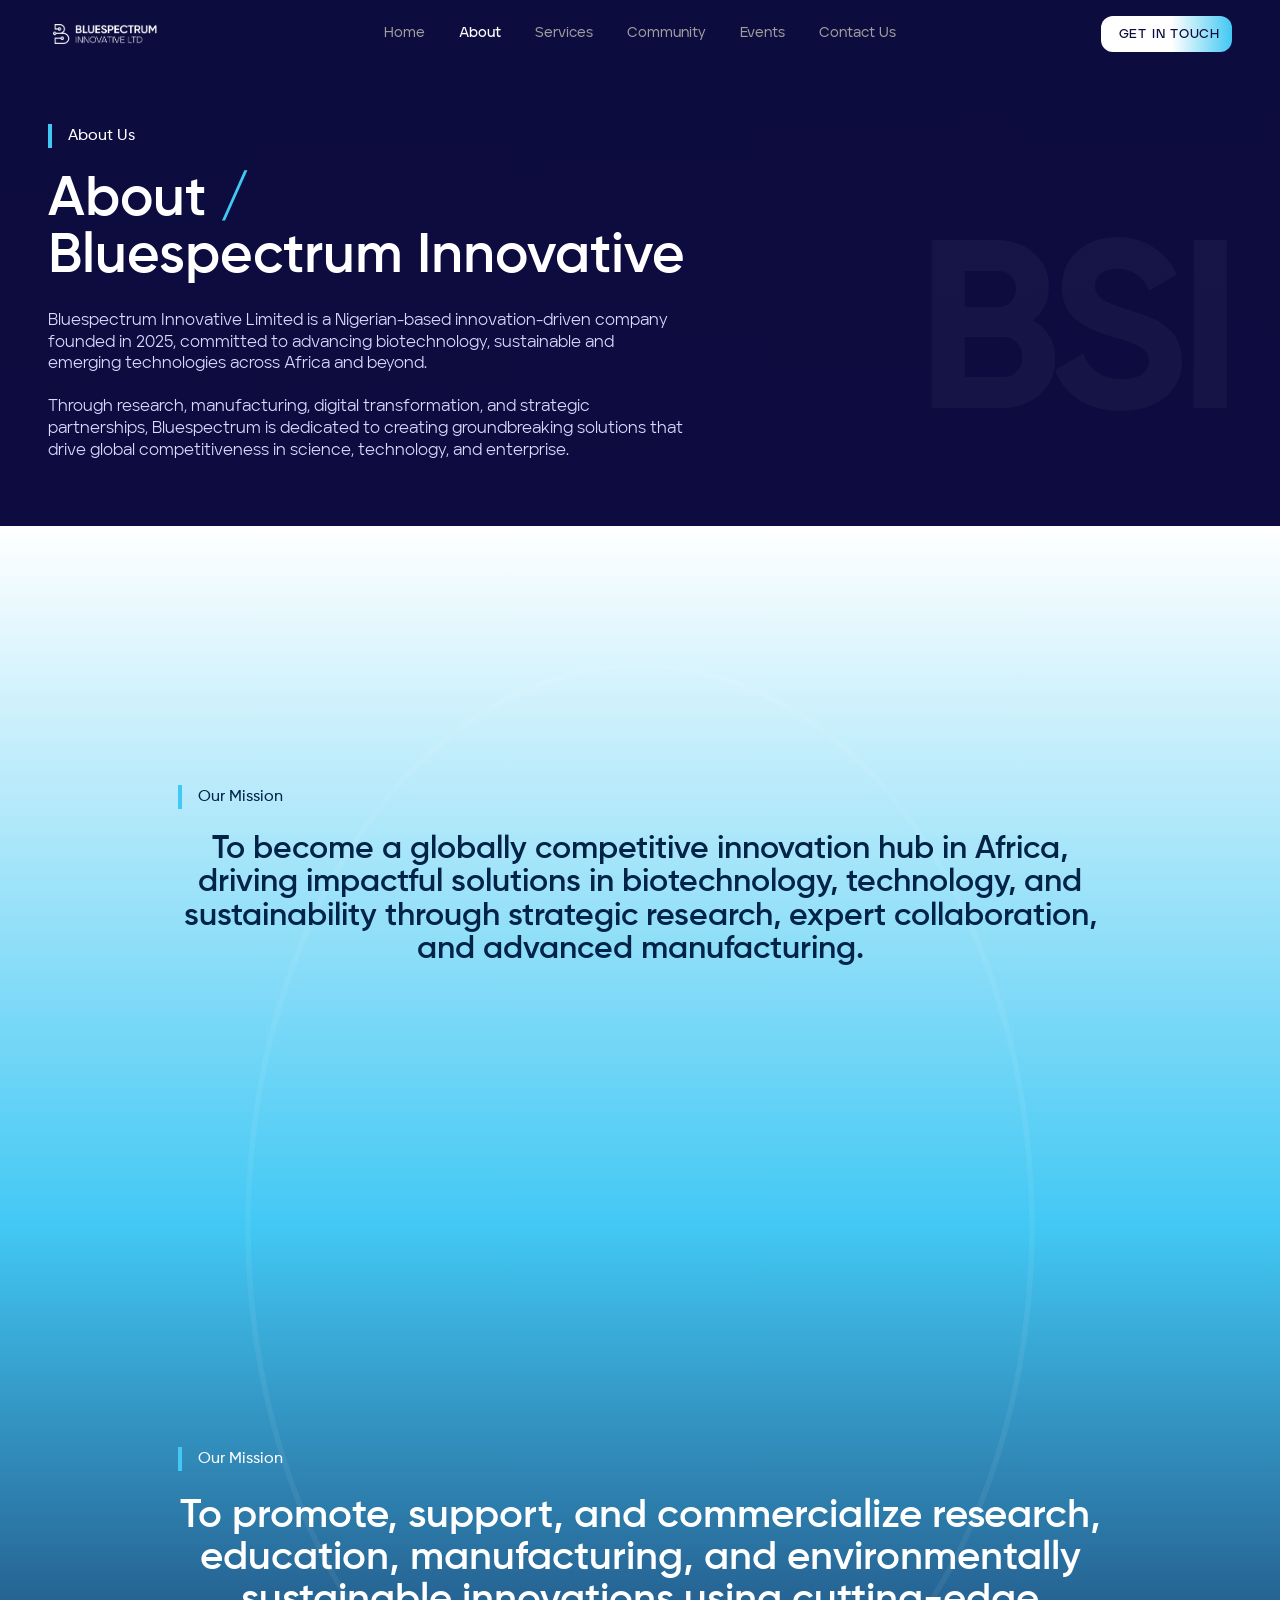
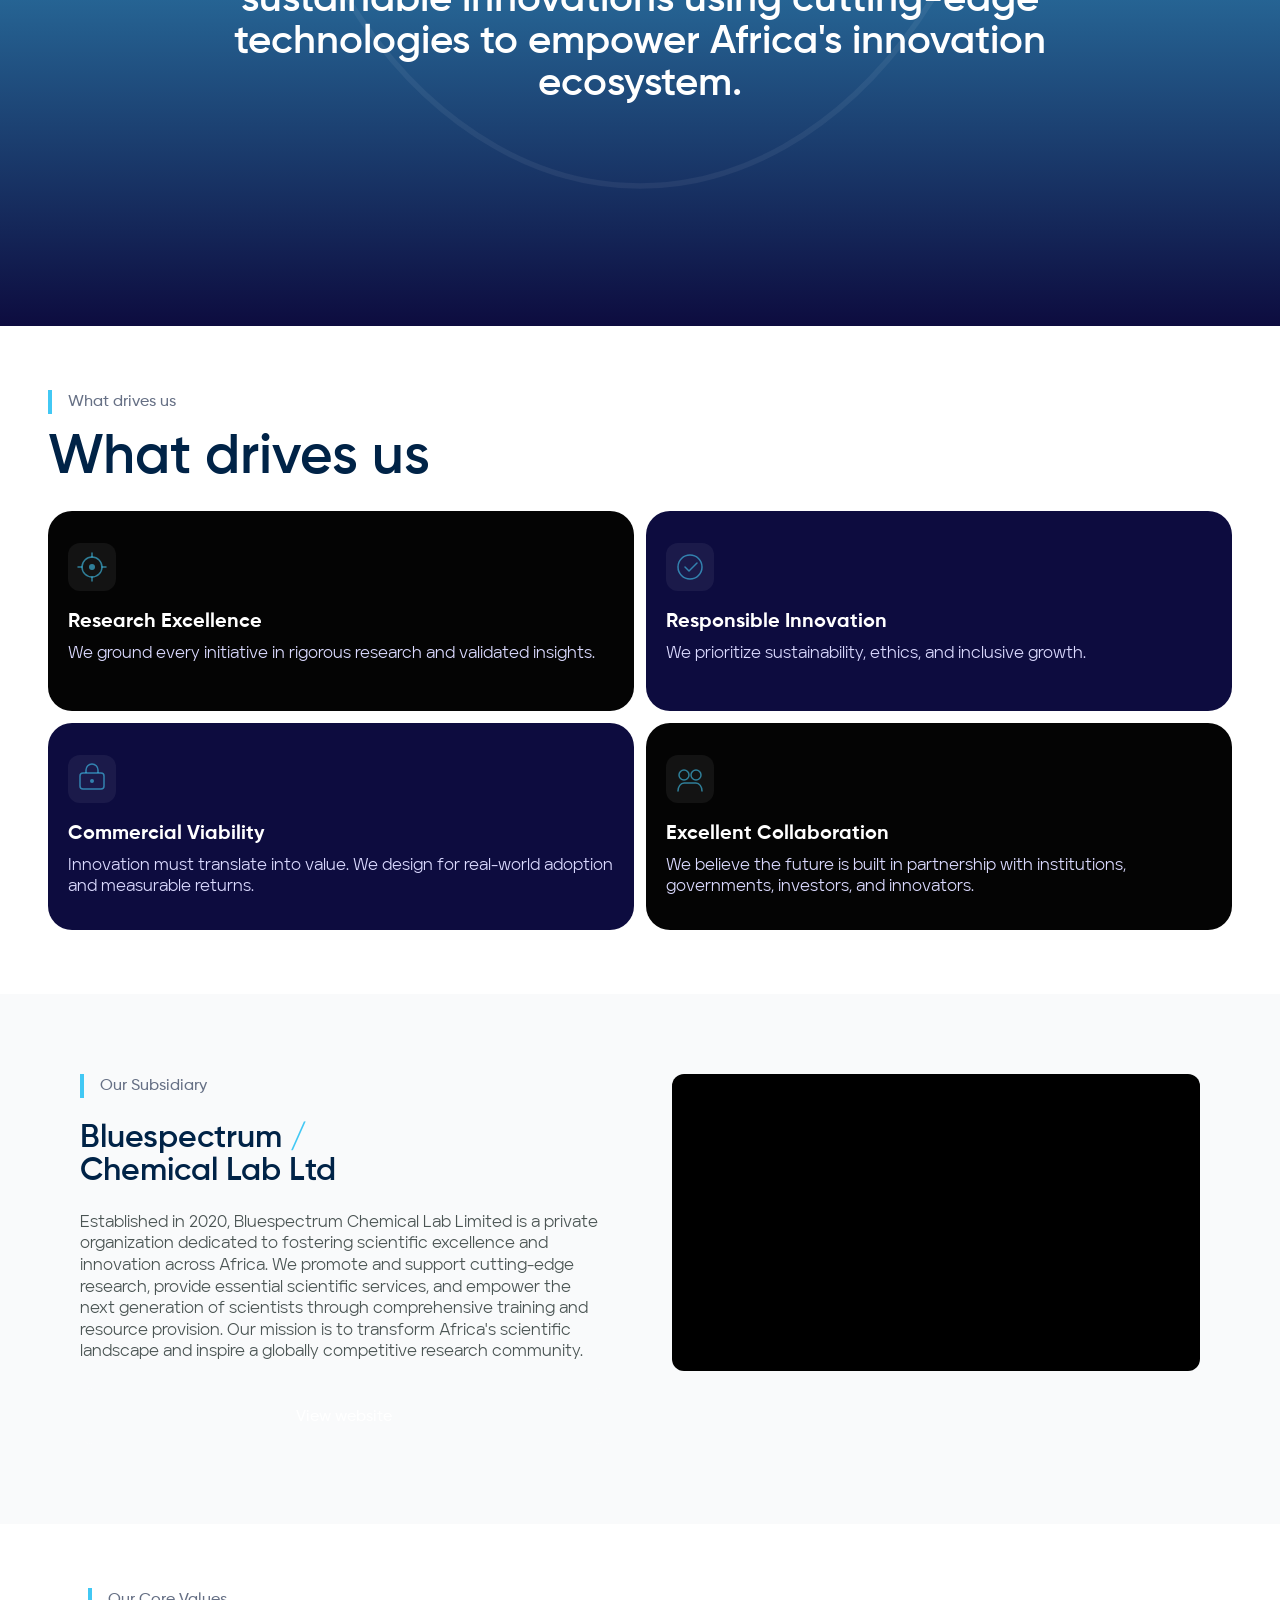
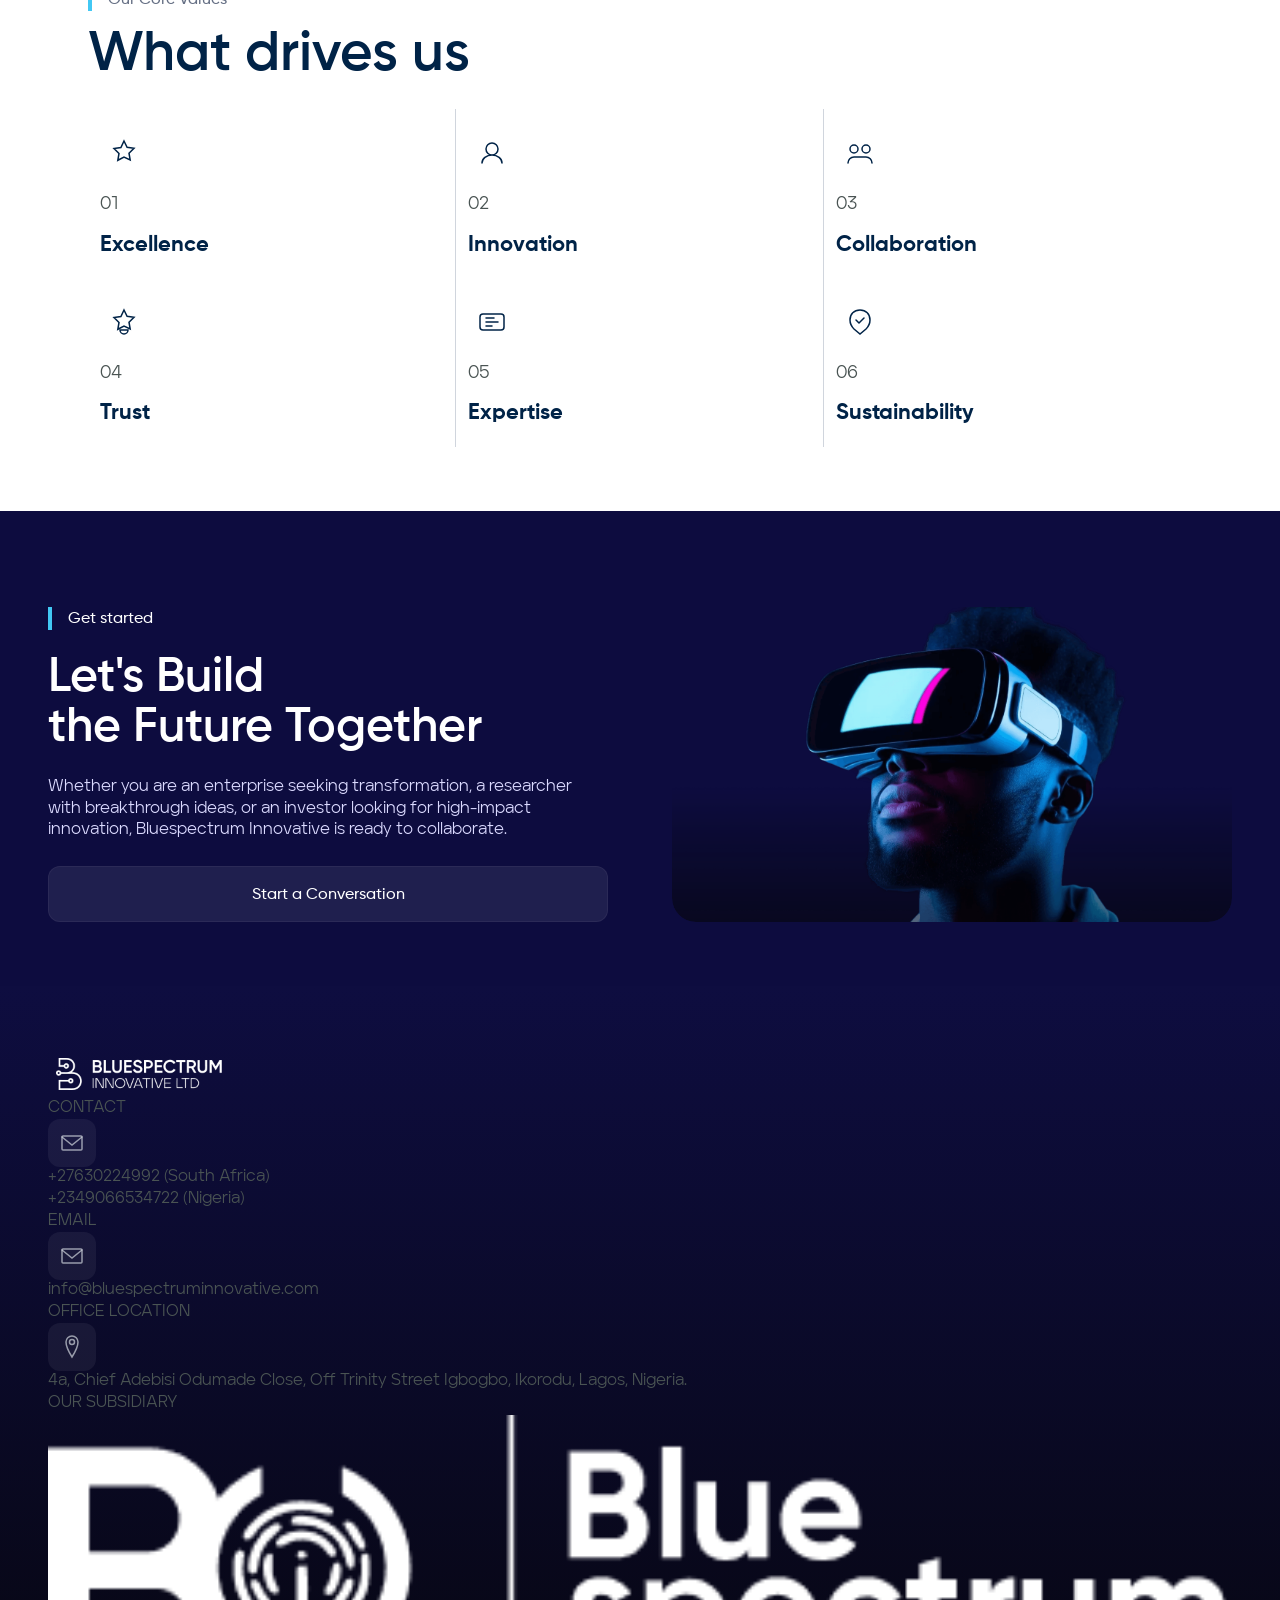
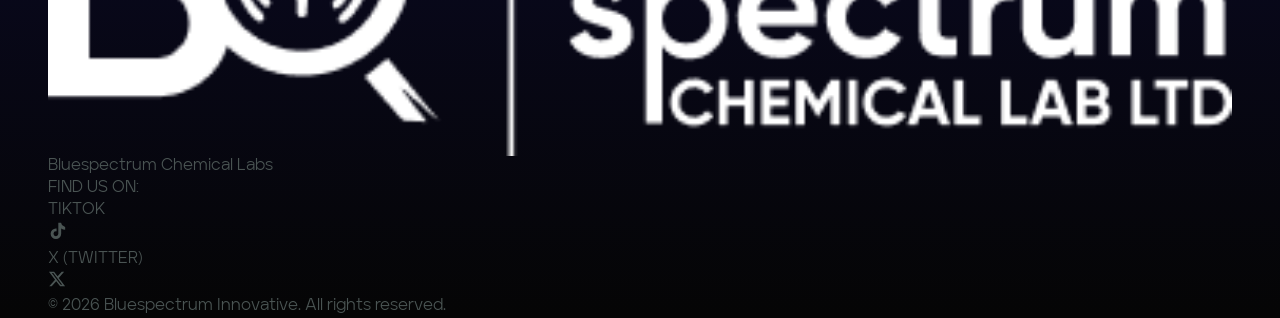
<file: about.html>
<!DOCTYPE html>
<html lang="en">
<head>
  <meta charset="UTF-8" />
  <meta name="viewport" content="width=device-width, initial-scale=1.0" />
  <title>About — Bluespectrum Innovative Ltd.</title>
  <meta name="description" content="Bluespectrum Innovative Limited is a Nigerian-based innovation-driven company founded in 2025, committed to advancing biotechnology, sustainable and emerging technologies across Africa." />
  <link rel="preconnect" href="https://fonts.googleapis.com" />
  <link rel="preconnect" href="https://fonts.gstatic.com" crossorigin />
  <link href="https://fonts.googleapis.com/css2?family=Inter:ital,wght@0,400;0,500;0,600;0,700;1,400&display=swap" rel="stylesheet" />
  <link rel="stylesheet" href="assets/css/tokens.css" />
  <link rel="stylesheet" href="assets/css/system.css" />
  <link rel="stylesheet" href="styles.css" />
</head>
<body>

  <!-- ── Header ─────────────────────────────────────────────── -->
  <header class="site-header" role="banner">
    <div class="nav-inner">
      <a class="nav-logo" href="index.html" aria-label="Bluespectrum Innovative — Home">
        <img src="assets/logo.png" alt="Bluespectrum Innovative" height="40" />
      </a>
      <nav class="nav-links" aria-label="Main navigation">
        <ul role="list">
          <li><a href="index.html">Home</a></li>
          <li><a href="about.html" class="active" aria-current="page">About</a></li>
          <li><a href="services.html">Services</a></li>
          <li><a href="foundation.html">Community</a></li>
          <li><a href="events.html">Events</a></li>
          <li><a href="contact.html">Contact Us</a></li>
        </ul>
      </nav>
      <a href="contact.html" class="nav-cta">Get in touch<span class="nav-cta-arr" aria-hidden="true"><img src="Icons/Arrow.svg" alt="" width="14" height="14" /></span></a>
      <button class="nav-toggle" aria-label="Open navigation menu" aria-expanded="false" aria-controls="mobile-menu">
        <svg width="24" height="24" viewBox="0 0 24 24" fill="none" aria-hidden="true" focusable="false">
          <rect y="4"  width="24" height="2" rx="1" fill="currentColor"/>
          <rect y="11" width="24" height="2" rx="1" fill="currentColor"/>
          <rect y="18" width="24" height="2" rx="1" fill="currentColor"/>
        </svg>
      </button>
    </div>
  </header>

  <!-- ── Mobile Menu ────────────────────────────────────────── -->
  <dialog class="mobile-menu" id="mobile-menu" aria-label="Navigation menu">
    <button class="mobile-menu-close" aria-label="Close navigation menu">
      <svg width="24" height="24" viewBox="0 0 24 24" fill="none" aria-hidden="true" focusable="false">
        <path d="M18 6L6 18M6 6l12 12" stroke="currentColor" stroke-width="2" stroke-linecap="round"/>
      </svg>
    </button>
    <nav aria-label="Mobile navigation">
      <ul role="list">
        <li><a href="index.html">Home</a></li>
        <li><a href="about.html" aria-current="page">About</a></li>
        <li><a href="services.html">Services</a></li>
        <li><a href="foundation.html">Community</a></li>
        <li><a href="events.html">Events</a></li>
        <li><a href="contact.html">Contact Us</a></li>
      </ul>
    </nav>
  </dialog>

  <main>

    <!-- ── 1. Hero ─────────────────────────────────────────────── -->
    <section class="page-hero about-hero" aria-label="About hero">
      <div class="page-hero-inner">
        <div class="page-hero-text">
          <div class="eyebrow-tag">About Us</div>
          <h1 class="page-hero-heading reveal-text">About&nbsp;<span class="heading-slash">/</span><br>Bluespectrum Innovative</h1>
          <p class="page-hero-desc reveal-text">Bluespectrum Innovative Limited is a Nigerian-based innovation-driven company founded in 2025, committed to advancing biotechnology, sustainable and emerging technologies across Africa and beyond.<br><br>Through research, manufacturing, digital transformation, and strategic partnerships, Bluespectrum is dedicated to creating groundbreaking solutions that drive global competitiveness in science, technology, and enterprise.</p>
        </div>
        <div class="about-brand-mark" aria-hidden="true">BSI</div>
      </div>
    </section>

    <!-- ── 2. Mission & Vision ────────────────────────────────── -->
    <section class="mission-section" aria-labelledby="mission1-heading">
      <div class="africa-silhouette" aria-hidden="true"></div>

      <div class="mission-block mission-block--1">
        <div class="mission-block-inner">
          <div class="eyebrow-tag section-eyebrow--dark">Our Mission</div>
          <p class="mission-statement mission-statement--1 reveal-text" id="mission1-heading">To become a globally competitive innovation hub in Africa, driving impactful solutions in biotechnology, technology, and sustainability through strategic research, expert collaboration, and advanced manufacturing.</p>
        </div>
      </div>

      <div class="mission-block mission-block--2">
        <div class="mission-block-inner">
          <div class="eyebrow-tag">Our Mission</div>
          <p class="mission-statement mission-statement--2 reveal-text">To promote, support, and commercialize research, education, manufacturing, and environmentally sustainable innovations using cutting-edge technologies to empower Africa's innovation ecosystem.</p>
        </div>
      </div>
    </section>

    <!-- ── 3. What Drives Us ──────────────────────────────────── -->
    <section class="drives-section" aria-labelledby="drives-heading">
      <div class="drives-inner">
        <div class="drives-header">
          <div class="eyebrow-tag section-eyebrow--muted">What drives us</div>
          <h2 class="drives-heading reveal-text" id="drives-heading">What drives us</h2>
        </div>
        <div class="drives-grid">

          <div class="drive-card drive-card--near-black">
            <div class="drive-card-icon" aria-hidden="true">
              <svg width="40" height="40" viewBox="0 0 40 40" fill="none"><circle cx="20" cy="20" r="10" stroke="rgba(66,200,244,0.6)" stroke-width="1.5"/><path d="M20 10V6M20 34v-4M10 20H6M34 20h-4" stroke="rgba(66,200,244,0.6)" stroke-width="1.5" stroke-linecap="round"/><circle cx="20" cy="20" r="3" fill="rgba(66,200,244,0.6)"/></svg>
            </div>
            <div class="drive-card-text">
              <h3 class="drive-card-title">Research Excellence</h3>
              <p class="drive-card-body">We ground every initiative in rigorous research and validated insights.</p>
            </div>
          </div>

          <div class="drive-card drive-card--navy">
            <div class="drive-card-icon" aria-hidden="true">
              <svg width="40" height="40" viewBox="0 0 40 40" fill="none"><path d="M8 20C8 13.373 13.373 8 20 8s12 5.373 12 12-5.373 12-12 12S8 26.627 8 20z" stroke="rgba(66,200,244,0.6)" stroke-width="1.5" fill="none"/><path d="M15 20l4 4 8-8" stroke="rgba(66,200,244,0.6)" stroke-width="1.5" stroke-linecap="round" stroke-linejoin="round"/></svg>
            </div>
            <div class="drive-card-text">
              <h3 class="drive-card-title">Responsible Innovation</h3>
              <p class="drive-card-body">We prioritize sustainability, ethics, and inclusive growth.</p>
            </div>
          </div>

          <div class="drive-card drive-card--navy">
            <div class="drive-card-icon" aria-hidden="true">
              <svg width="40" height="40" viewBox="0 0 40 40" fill="none"><rect x="8" y="14" width="24" height="16" rx="3" stroke="rgba(66,200,244,0.6)" stroke-width="1.5" fill="none"/><path d="M14 14V11a6 6 0 0 1 12 0v3" stroke="rgba(66,200,244,0.6)" stroke-width="1.5" fill="none"/><circle cx="20" cy="22" r="2" fill="rgba(66,200,244,0.6)"/></svg>
            </div>
            <div class="drive-card-text">
              <h3 class="drive-card-title">Commercial Viability</h3>
              <p class="drive-card-body">Innovation must translate into value. We design for real-world adoption and measurable returns.</p>
            </div>
          </div>

          <div class="drive-card drive-card--near-black">
            <div class="drive-card-icon" aria-hidden="true">
              <svg width="40" height="40" viewBox="0 0 40 40" fill="none"><circle cx="14" cy="16" r="5" stroke="rgba(66,200,244,0.6)" stroke-width="1.5" fill="none"/><circle cx="26" cy="16" r="5" stroke="rgba(66,200,244,0.6)" stroke-width="1.5" fill="none"/><path d="M8 32c0-4.418 2.686-8 6-8h12c3.314 0 6 3.582 6 8" stroke="rgba(66,200,244,0.6)" stroke-width="1.5" stroke-linecap="round" fill="none"/></svg>
            </div>
            <div class="drive-card-text">
              <h3 class="drive-card-title">Excellent Collaboration</h3>
              <p class="drive-card-body">We believe the future is built in partnership with institutions, governments, investors, and innovators.</p>
            </div>
          </div>

        </div>
      </div>
    </section>

    <!-- ── 4. Subsidiary / Welcome ────────────────────────────── -->
    <section class="subsidiary-section" aria-labelledby="subsidiary-heading">
      <div class="subsidiary-inner">
        <div class="subsidiary-text">
          <div class="eyebrow-tag section-eyebrow--muted">Our Subsidiary</div>
          <h2 class="subsidiary-heading reveal-text" id="subsidiary-heading">Bluespectrum&nbsp;<span class="heading-slash">/</span><br>Chemical Lab Ltd</h2>
          <p class="subsidiary-body">Established in 2020, Bluespectrum Chemical Lab Limited is a private organization dedicated to fostering scientific excellence and innovation across Africa. We promote and support cutting-edge research, provide essential scientific services, and empower the next generation of scientists through comprehensive training and resource provision. Our mission is to transform Africa's scientific landscape and inspire a globally competitive research community.</p>
          <a href="https://www.bluespectrumchemicallabs.com/" class="btn btn-secondary-cta" target="_blank" rel="noopener noreferrer">View website</a>
        </div>
        <div class="subsidiary-video">
          <!-- YouTube embed — responsive 16:9, no autoplay, muted, 12px radius -->
          <div class="video-wrapper">
            <iframe
              src="https://www.youtube-nocookie.com/embed/PuI9IvRmWKU?rel=0&modestbranding=1"
              title="Bluespectrum Chemical Lab Ltd — Introduction"
              frameborder="0"
              allow="accelerometer; clipboard-write; encrypted-media; gyroscope; picture-in-picture"
              allowfullscreen
              loading="lazy"
            ></iframe>
          </div>
        </div>
      </div>
    </section>

    <!-- ── 5. Core Values ──────────────────────────────────────── -->
    <section class="values-section" aria-labelledby="values-heading">
      <div class="values-inner">
        <div class="values-header">
          <div class="eyebrow-tag section-eyebrow--muted">Our Core Values</div>
          <h2 class="values-heading reveal-text" id="values-heading">What drives us</h2>
        </div>
        <div class="values-grid">

          <div class="value-item">
            <div class="value-icon" aria-hidden="true">
              <svg width="32" height="32" viewBox="0 0 32 32" fill="none"><path d="M16 4l3.09 6.26L26 11.27l-5 4.87 1.18 6.86L16 20l-6.18 3.27 1.18-6.86-5-4.87 6.91-1.01L16 4z" stroke="var(--dark-blue)" stroke-width="1.5" fill="none"/></svg>
            </div>
            <span class="value-number">01</span>
            <h3 class="value-title">Excellence</h3>
          </div>

          <div class="value-item">
            <div class="value-icon" aria-hidden="true">
              <svg width="32" height="32" viewBox="0 0 32 32" fill="none"><path d="M16 6a6 6 0 0 1 6 6 6 6 0 0 1-6 6 6 6 0 0 1-6-6 6 6 0 0 1 6-6zM6 26c0-4.418 4.477-8 10-8s10 3.582 10 8" stroke="var(--dark-blue)" stroke-width="1.5" stroke-linecap="round" fill="none"/></svg>
            </div>
            <span class="value-number">02</span>
            <h3 class="value-title">Innovation</h3>
          </div>

          <div class="value-item">
            <div class="value-icon" aria-hidden="true">
              <svg width="32" height="32" viewBox="0 0 32 32" fill="none"><circle cx="10" cy="12" r="4" stroke="var(--dark-blue)" stroke-width="1.5" fill="none"/><circle cx="22" cy="12" r="4" stroke="var(--dark-blue)" stroke-width="1.5" fill="none"/><path d="M4 26c0-3.314 2.686-6 6-6h12c3.314 0 6 2.686 6 6" stroke="var(--dark-blue)" stroke-width="1.5" stroke-linecap="round" fill="none"/></svg>
            </div>
            <span class="value-number">03</span>
            <h3 class="value-title">Collaboration</h3>
          </div>

          <div class="value-item">
            <div class="value-icon" aria-hidden="true">
              <svg width="32" height="32" viewBox="0 0 32 32" fill="none"><path d="M16 4l3.09 6.26L26 11.27l-5 4.87 1.18 6.86L16 20l-6.18 3.27 1.18-6.86-5-4.87 6.91-1.01L16 4z" stroke="var(--dark-blue)" stroke-width="1.5" fill="none"/><path d="M16 28a4 4 0 0 0 4-4H12a4 4 0 0 0 4 4z" stroke="var(--dark-blue)" stroke-width="1.5" fill="none"/></svg>
            </div>
            <span class="value-number">04</span>
            <h3 class="value-title">Trust</h3>
          </div>

          <div class="value-item">
            <div class="value-icon" aria-hidden="true">
              <svg width="32" height="32" viewBox="0 0 32 32" fill="none"><rect x="4" y="8" width="24" height="16" rx="3" stroke="var(--dark-blue)" stroke-width="1.5" fill="none"/><path d="M10 16h12M10 12h8M10 20h6" stroke="var(--dark-blue)" stroke-width="1.5" stroke-linecap="round"/></svg>
            </div>
            <span class="value-number">05</span>
            <h3 class="value-title">Expertise</h3>
          </div>

          <div class="value-item">
            <div class="value-icon" aria-hidden="true">
              <svg width="32" height="32" viewBox="0 0 32 32" fill="none"><path d="M16 4C10 4 6 8 6 14c0 4 2 7 4 9l6 5 6-5c2-2 4-5 4-9 0-6-4-10-10-10z" stroke="var(--dark-blue)" stroke-width="1.5" fill="none"/><path d="M12 14l3 3 5-5" stroke="var(--dark-blue)" stroke-width="1.5" stroke-linecap="round" stroke-linejoin="round"/></svg>
            </div>
            <span class="value-number">06</span>
            <h3 class="value-title">Sustainability</h3>
          </div>

        </div>
      </div>
    </section>

    <!-- ── 6. Final CTA ───────────────────────────────────────── -->
    <section class="cta-final" aria-labelledby="cta-heading">
      <div class="cta-inner">
        <div class="cta-text">
          <div class="eyebrow-tag" role="text">Get started</div>
          <h2 class="cta-heading reveal-text" id="cta-heading">Let's Build&nbsp;<br>the Future Together</h2>
          <p>Whether you are an enterprise seeking transformation, a researcher with breakthrough ideas, or an investor looking for high-impact innovation, Bluespectrum Innovative is ready to collaborate.</p>
          <a href="contact.html" class="btn btn-secondary-cta">Start a Conversation</a>
        </div>
        <div class="cta-photo">
          <img src="assets/cta-photo.png" alt="Bluespectrum Innovative — collaboration" />
        </div>
      </div>
    </section>

  </main>

  <!-- ── Footer ────────────────────────────────────────────────── -->
  <footer class="site-footer" role="contentinfo">
    <div class="footer-inner">

      <div class="footer-logo-row">
        <a href="index.html" aria-label="Bluespectrum Innovative — Home">
          <img src="assets/logo.png" alt="Bluespectrum Innovative" height="72" class="footer-logo" />
        </a>
      </div>

      <div class="footer-columns">

        <div class="footer-col">
          <p class="footer-label">CONTACT</p>
          <div class="footer-contact-item">
            <svg width="48" height="48" viewBox="0 0 48 48" fill="none" aria-hidden="true" focusable="false">
              <rect width="48" height="48" rx="12" fill="rgba(255,255,255,0.06)"/>
              <path d="M15 17h18a1 1 0 0 1 1 1v12a1 1 0 0 1-1 1H15a1 1 0 0 1-1-1V18a1 1 0 0 1 1-1z" stroke="rgba(207,212,220,0.7)" stroke-width="1.5" fill="none"/>
              <path d="M14 18l10 8 10-8" stroke="rgba(207,212,220,0.7)" stroke-width="1.5" stroke-linecap="round"/>
            </svg>
            <div>
              <a href="tel:+27630224992" class="footer-contact-link">+27630224992 (South Africa)</a>
              <a href="tel:+2349066534722" class="footer-contact-link">+2349066534722 (Nigeria)</a>
            </div>
          </div>
        </div>

        <div class="footer-col">
          <p class="footer-label">EMAIL</p>
          <div class="footer-contact-item">
            <svg width="48" height="48" viewBox="0 0 48 48" fill="none" aria-hidden="true" focusable="false">
              <rect width="48" height="48" rx="12" fill="rgba(255,255,255,0.06)"/>
              <path d="M15 17h18a1 1 0 0 1 1 1v12a1 1 0 0 1-1 1H15a1 1 0 0 1-1-1V18a1 1 0 0 1 1-1z" stroke="rgba(207,212,220,0.7)" stroke-width="1.5" fill="none"/>
              <path d="M14 18l10 8 10-8" stroke="rgba(207,212,220,0.7)" stroke-width="1.5" stroke-linecap="round"/>
            </svg>
            <div>
              <a href="mailto:info@bluespectruminnovative.com" class="footer-contact-link">info@bluespectruminnovative.com</a>
            </div>
          </div>
        </div>

        <div class="footer-col">
          <p class="footer-label">OFFICE LOCATION</p>
          <div class="footer-contact-item">
            <svg width="48" height="48" viewBox="0 0 48 48" fill="none" aria-hidden="true" focusable="false">
              <rect width="48" height="48" rx="12" fill="rgba(255,255,255,0.06)"/>
              <path d="M24 13C20.686 13 18 15.686 18 19C18 24.5 24 34 24 34C24 34 30 24.5 30 19C30 15.686 27.314 13 24 13Z" stroke="rgba(207,212,220,0.7)" stroke-width="1.5" fill="none"/>
              <circle cx="24" cy="19" r="2.5" stroke="rgba(207,212,220,0.7)" stroke-width="1.5"/>
            </svg>
            <div>
              <p class="footer-contact-text">4a, Chief Adebisi Odumade Close, Off Trinity Street Igbogbo, Ikorodu, Lagos, Nigeria.</p>
            </div>
          </div>
        </div>

        <div class="footer-col">
          <p class="footer-label">OUR SUBSIDIARY</p>
          <div class="footer-contact-item footer-subsidiary-row">
            <img src="assets/subsidiary-logo.png" alt="Bluespectrum Chemical Labs" class="subsidiary-logo" />
            <a href="https://www.bluespectrumchemicallabs.com/" class="footer-contact-link" target="_blank" rel="noopener noreferrer">Bluespectrum Chemical Labs</a>
          </div>

          <div class="footer-social">
            <p class="footer-label">FIND US ON:</p>
            <div class="footer-social-icons">
              <div class="social-group">
                <p class="footer-label social-platform-label">TIKTOK</p>
                <a href="https://www.tiktok.com/@bluespectrum_inno" class="social-link" target="_blank" rel="noopener noreferrer" aria-label="TikTok">
                  <svg width="20" height="20" viewBox="0 0 24 24" fill="currentColor" aria-hidden="true" focusable="false"><path d="M19.59 6.69a4.83 4.83 0 01-3.77-4.25V2h-3.45v13.67a2.89 2.89 0 01-2.88 2.5 2.89 2.89 0 01-2.89-2.89 2.89 2.89 0 012.89-2.89c.28 0 .54.04.79.1V9.01a6.31 6.31 0 00-.79-.05 6.34 6.34 0 00-6.34 6.34 6.34 6.34 0 006.34 6.34 6.34 6.34 0 006.33-6.34V9.01a8.16 8.16 0 004.77 1.52V7.07a4.85 4.85 0 01-1-.38z"/></svg>
                </a>
              </div>
              <div class="social-group">
                <p class="footer-label social-platform-label">X (TWITTER)</p>
                <a href="https://x.com/_bluespectrum" class="social-link" target="_blank" rel="noopener noreferrer" aria-label="X (Twitter)">
                  <svg width="18" height="18" viewBox="0 0 24 24" fill="currentColor" aria-hidden="true" focusable="false"><path d="M18.244 2.25h3.308l-7.227 8.26 8.502 11.24H16.17l-5.214-6.817L4.99 21.75H1.68l7.73-8.835L1.254 2.25H8.08l4.713 6.231zm-1.161 17.52h1.833L7.084 4.126H5.117z"/></svg>
                </a>
              </div>
            </div>
          </div>
        </div>

      </div><!-- /footer-columns -->

      <div class="footer-bottom">
        <p>© 2026 Bluespectrum Innovative. All rights reserved.</p>
      </div>

    </div><!-- /footer-inner -->
  </footer>

  <script src="script.js"></script>
</body>
</html>
</file>
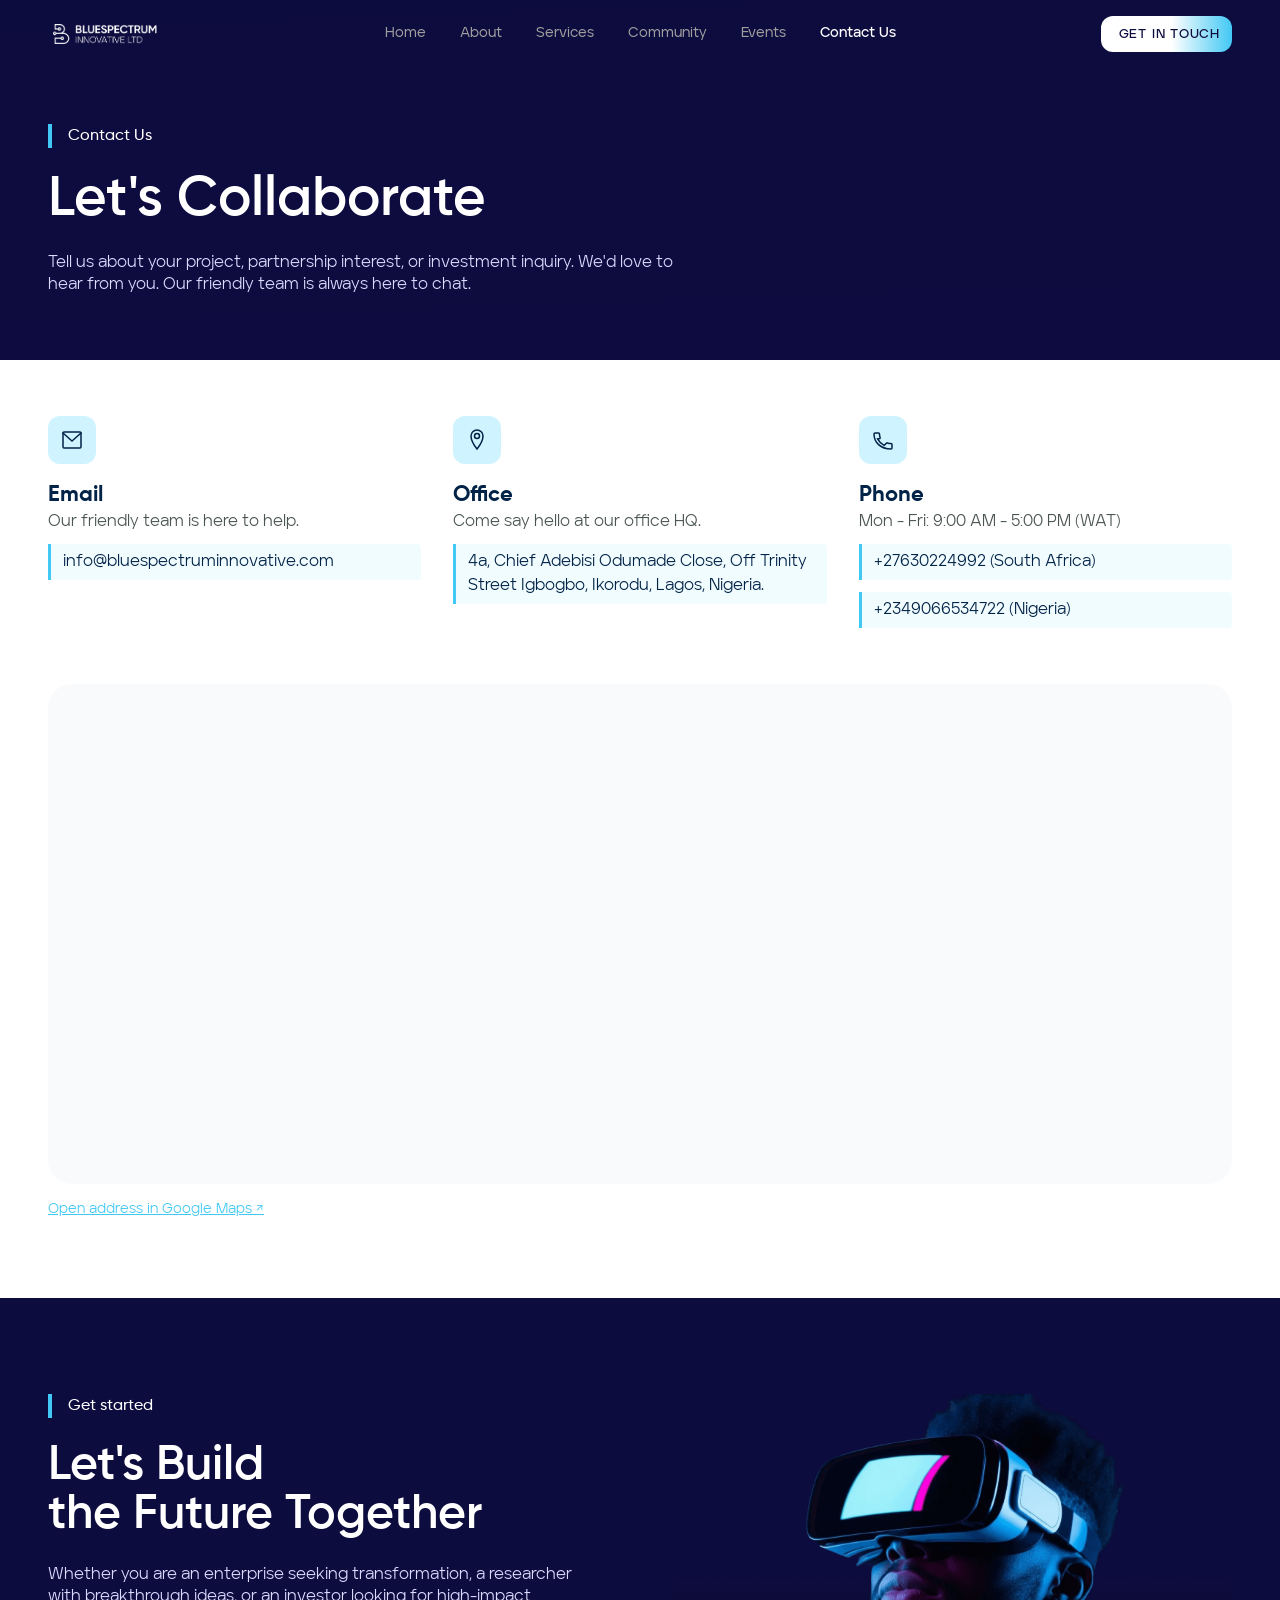
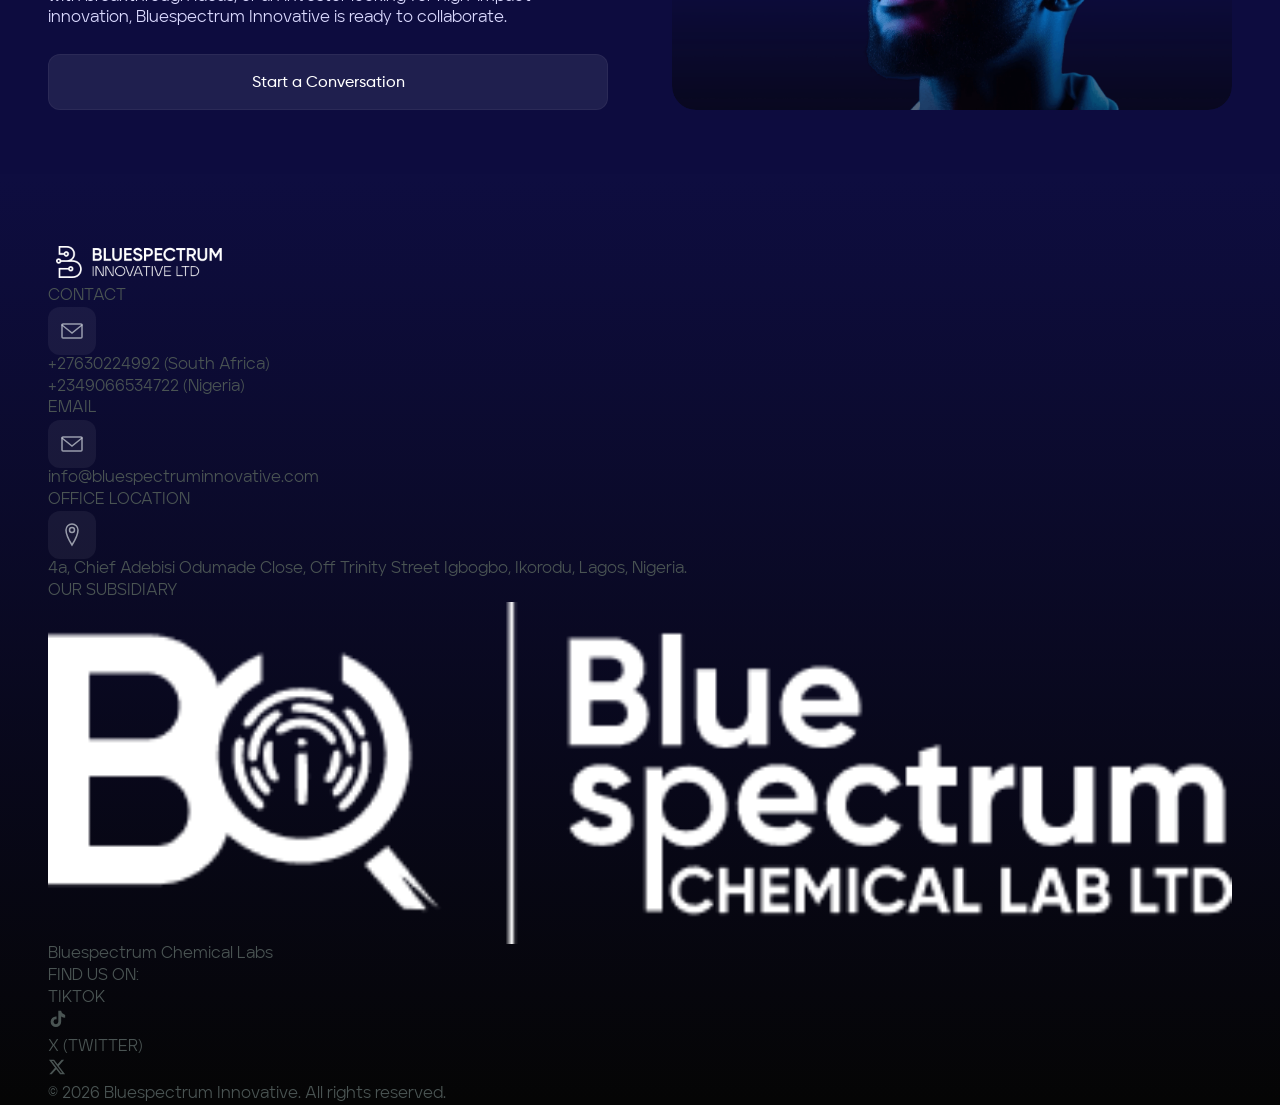
<file: contact.html>
<!DOCTYPE html>
<html lang="en">
<head>
  <meta charset="UTF-8" />
  <meta name="viewport" content="width=device-width, initial-scale=1.0" />
  <title>Contact — Bluespectrum Innovative Ltd.</title>
  <meta name="description" content="Get in touch with Bluespectrum Innovative. Email, call, or visit our office in Lagos, Nigeria." />
  <link rel="preconnect" href="https://fonts.googleapis.com" />
  <link rel="preconnect" href="https://fonts.gstatic.com" crossorigin />
  <link href="https://fonts.googleapis.com/css2?family=Inter:ital,wght@0,400;0,500;0,600;0,700;1,400&display=swap" rel="stylesheet" />
  <link rel="stylesheet" href="assets/css/tokens.css" />
  <link rel="stylesheet" href="assets/css/system.css" />
  <link rel="stylesheet" href="styles.css" />
</head>
<body>

  <!-- ── Header ─────────────────────────────────────────────── -->
  <header class="site-header" role="banner">
    <div class="nav-inner">
      <a class="nav-logo" href="index.html" aria-label="Bluespectrum Innovative — Home">
        <img src="assets/logo.png" alt="Bluespectrum Innovative" height="40" />
      </a>
      <nav class="nav-links" aria-label="Main navigation">
        <ul role="list">
          <li><a href="index.html">Home</a></li>
          <li><a href="about.html">About</a></li>
          <li><a href="services.html">Services</a></li>
          <li><a href="foundation.html">Community</a></li>
          <li><a href="events.html">Events</a></li>
          <li><a href="contact.html" class="active" aria-current="page">Contact Us</a></li>
        </ul>
      </nav>
      <a href="contact.html" class="nav-cta">Get in touch<span class="nav-cta-arr" aria-hidden="true"><img src="Icons/Arrow.svg" alt="" width="14" height="14" /></span></a>
      <button class="nav-toggle" aria-label="Open navigation menu" aria-expanded="false" aria-controls="mobile-menu">
        <svg width="24" height="24" viewBox="0 0 24 24" fill="none" aria-hidden="true" focusable="false">
          <rect y="4"  width="24" height="2" rx="1" fill="currentColor"/>
          <rect y="11" width="24" height="2" rx="1" fill="currentColor"/>
          <rect y="18" width="24" height="2" rx="1" fill="currentColor"/>
        </svg>
      </button>
    </div>
  </header>

  <!-- ── Mobile Menu ────────────────────────────────────────── -->
  <dialog class="mobile-menu" id="mobile-menu" aria-label="Navigation menu">
    <button class="mobile-menu-close" aria-label="Close navigation menu">
      <svg width="24" height="24" viewBox="0 0 24 24" fill="none" aria-hidden="true" focusable="false">
        <path d="M18 6L6 18M6 6l12 12" stroke="currentColor" stroke-width="2" stroke-linecap="round"/>
      </svg>
    </button>
    <nav aria-label="Mobile navigation">
      <ul role="list">
        <li><a href="index.html">Home</a></li>
        <li><a href="about.html">About</a></li>
        <li><a href="services.html">Services</a></li>
        <li><a href="foundation.html">Community</a></li>
        <li><a href="events.html">Events</a></li>
        <li><a href="contact.html" aria-current="page">Contact Us</a></li>
      </ul>
    </nav>
  </dialog>

  <main>

    <!-- ── 1. Hero ─────────────────────────────────────────────── -->
    <section class="page-hero contact-hero" aria-label="Contact hero">
      <div class="page-hero-inner">
        <div class="page-hero-text">
          <div class="eyebrow-tag">Contact Us</div>
          <h1 class="page-hero-heading reveal-text">Let's Collaborate</h1>
          <p class="page-hero-desc reveal-text">Tell us about your project, partnership interest, or investment inquiry. We'd love to hear from you. Our friendly team is always here to chat.</p>
        </div>
      </div>
    </section>

    <!-- ── 2. Contact Information ─────────────────────────────── -->
    <section class="contact-info-section" aria-labelledby="contact-info-heading">
      <h2 class="sr-only" id="contact-info-heading">Contact Details</h2>
      <div class="contact-info-inner">

        <div class="contact-item">
          <div class="contact-item-icon" aria-hidden="true">
            <svg width="24" height="24" viewBox="0 0 24 24" fill="none">
              <path d="M4 4h16a1 1 0 0 1 1 1v14a1 1 0 0 1-1 1H4a1 1 0 0 1-1-1V5a1 1 0 0 1 1-1z" stroke="var(--dark-blue)" stroke-width="1.5" fill="none"/>
              <path d="M3 5l9 8 9-8" stroke="var(--dark-blue)" stroke-width="1.5" stroke-linecap="round"/>
            </svg>
          </div>
          <div class="contact-item-body">
            <h3 class="contact-item-title">Email</h3>
            <p class="contact-item-desc">Our friendly team is here to help.</p>
            <a href="mailto:info@bluespectruminnovative.com" class="contact-detail-link">info@bluespectruminnovative.com</a>
          </div>
        </div>

        <div class="contact-item">
          <div class="contact-item-icon" aria-hidden="true">
            <svg width="24" height="24" viewBox="0 0 24 24" fill="none">
              <path d="M12 2C8.686 2 6 4.686 6 8c0 5.5 6 13 6 13s6-7.5 6-13c0-3.314-2.686-6-6-6z" stroke="var(--dark-blue)" stroke-width="1.5" fill="none"/>
              <circle cx="12" cy="8" r="2.5" stroke="var(--dark-blue)" stroke-width="1.5"/>
            </svg>
          </div>
          <div class="contact-item-body">
            <h3 class="contact-item-title">Office</h3>
            <p class="contact-item-desc">Come say hello at our office HQ.</p>
            <span class="contact-detail-link">4a, Chief Adebisi Odumade Close, Off Trinity Street Igbogbo, Ikorodu, Lagos, Nigeria.</span>
          </div>
        </div>

        <div class="contact-item">
          <div class="contact-item-icon" aria-hidden="true">
            <svg width="24" height="24" viewBox="0 0 24 24" fill="none">
              <path d="M6.6 10.8c1.4 2.8 3.8 5.1 6.6 6.6l2.2-2.2c.3-.3.7-.4 1-.2 1.1.4 2.3.6 3.6.6.6 0 1 .4 1 1V20c0 .6-.4 1-1 1C9.6 21 3 14.4 3 6c0-.6.4-1 1-1h3.5c.6 0 1 .4 1 1 0 1.3.2 2.5.6 3.6.1.3 0 .7-.2 1L6.6 10.8z" stroke="var(--dark-blue)" stroke-width="1.5" fill="none"/>
            </svg>
          </div>
          <div class="contact-item-body">
            <h3 class="contact-item-title">Phone</h3>
            <p class="contact-item-desc">Mon - Fri: 9:00 AM - 5:00 PM (WAT)</p>
            <a href="tel:+27630224992" class="contact-detail-link">+27630224992 (South Africa)</a>
            <a href="tel:+2349066534722" class="contact-detail-link">+2349066534722 (Nigeria)</a>
          </div>
        </div>

      </div>
    </section>

    <!-- ── 3. Map ──────────────────────────────────────────────── -->
    <section class="map-section" aria-label="Office location map">
      <div class="map-inner">
        <div class="map-wrapper">
          <!-- Google Maps embed — office address, zoom 17, 500px height -->
          <iframe
            src="https://www.google.com/maps/embed/v1/place?key=&q=4a+Chief+Adebisi+Odumade+Close,+Off+Trinity+Street+Igbogbo,+Ikorodu,+Lagos,+Nigeria&zoom=17"
            title="Bluespectrum Innovative office location"
            allowfullscreen
            loading="lazy"
            referrerpolicy="no-referrer-when-downgrade"
            onerror="this.parentElement.classList.add('map-error')"
          ></iframe>
          <!-- Fallback if embed cannot load (missing API key or network) -->
          <div class="map-fallback" aria-hidden="true">
            <p>Map could not load.</p>
            <a href="https://maps.google.com/?q=4a+Chief+Adebisi+Odumade+Close+Off+Trinity+Street+Igbogbo+Ikorodu+Lagos+Nigeria" target="_blank" rel="noopener noreferrer" class="btn btn-secondary-cta">Open in Google Maps</a>
          </div>
        </div>
        <a class="map-open-link" href="https://maps.google.com/?q=4a+Chief+Adebisi+Odumade+Close+Off+Trinity+Street+Igbogbo+Ikorodu+Lagos+Nigeria" target="_blank" rel="noopener noreferrer">Open address in Google Maps ↗</a>
      </div>
    </section>

    <!-- ── 4. Final CTA ───────────────────────────────────────── -->
    <section class="cta-final" aria-labelledby="cta-heading">
      <div class="cta-inner">
        <div class="cta-text">
          <div class="eyebrow-tag" role="text">Get started</div>
          <h2 class="cta-heading reveal-text" id="cta-heading">Let's Build&nbsp;<br>the Future Together</h2>
          <p>Whether you are an enterprise seeking transformation, a researcher with breakthrough ideas, or an investor looking for high-impact innovation, Bluespectrum Innovative is ready to collaborate.</p>
          <a href="mailto:info@bluespectruminnovative.com" class="btn btn-secondary-cta">Start a Conversation</a>
        </div>
        <div class="cta-photo">
          <img src="assets/cta-photo.png" alt="Bluespectrum Innovative — collaboration" />
        </div>
      </div>
    </section>

  </main>

  <!-- ── Footer ────────────────────────────────────────────────── -->
  <footer class="site-footer" role="contentinfo">
    <div class="footer-inner">

      <div class="footer-logo-row">
        <a href="index.html" aria-label="Bluespectrum Innovative — Home">
          <img src="assets/logo.png" alt="Bluespectrum Innovative" height="72" class="footer-logo" />
        </a>
      </div>

      <div class="footer-columns">

        <div class="footer-col">
          <p class="footer-label">CONTACT</p>
          <div class="footer-contact-item">
            <svg width="48" height="48" viewBox="0 0 48 48" fill="none" aria-hidden="true" focusable="false">
              <rect width="48" height="48" rx="12" fill="rgba(255,255,255,0.06)"/>
              <path d="M15 17h18a1 1 0 0 1 1 1v12a1 1 0 0 1-1 1H15a1 1 0 0 1-1-1V18a1 1 0 0 1 1-1z" stroke="rgba(207,212,220,0.7)" stroke-width="1.5" fill="none"/>
              <path d="M14 18l10 8 10-8" stroke="rgba(207,212,220,0.7)" stroke-width="1.5" stroke-linecap="round"/>
            </svg>
            <div>
              <a href="tel:+27630224992" class="footer-contact-link">+27630224992 (South Africa)</a>
              <a href="tel:+2349066534722" class="footer-contact-link">+2349066534722 (Nigeria)</a>
            </div>
          </div>
        </div>

        <div class="footer-col">
          <p class="footer-label">EMAIL</p>
          <div class="footer-contact-item">
            <svg width="48" height="48" viewBox="0 0 48 48" fill="none" aria-hidden="true" focusable="false">
              <rect width="48" height="48" rx="12" fill="rgba(255,255,255,0.06)"/>
              <path d="M15 17h18a1 1 0 0 1 1 1v12a1 1 0 0 1-1 1H15a1 1 0 0 1-1-1V18a1 1 0 0 1 1-1z" stroke="rgba(207,212,220,0.7)" stroke-width="1.5" fill="none"/>
              <path d="M14 18l10 8 10-8" stroke="rgba(207,212,220,0.7)" stroke-width="1.5" stroke-linecap="round"/>
            </svg>
            <div>
              <a href="mailto:info@bluespectruminnovative.com" class="footer-contact-link">info@bluespectruminnovative.com</a>
            </div>
          </div>
        </div>

        <div class="footer-col">
          <p class="footer-label">OFFICE LOCATION</p>
          <div class="footer-contact-item">
            <svg width="48" height="48" viewBox="0 0 48 48" fill="none" aria-hidden="true" focusable="false">
              <rect width="48" height="48" rx="12" fill="rgba(255,255,255,0.06)"/>
              <path d="M24 13C20.686 13 18 15.686 18 19C18 24.5 24 34 24 34C24 34 30 24.5 30 19C30 15.686 27.314 13 24 13Z" stroke="rgba(207,212,220,0.7)" stroke-width="1.5" fill="none"/>
              <circle cx="24" cy="19" r="2.5" stroke="rgba(207,212,220,0.7)" stroke-width="1.5"/>
            </svg>
            <div>
              <p class="footer-contact-text">4a, Chief Adebisi Odumade Close, Off Trinity Street Igbogbo, Ikorodu, Lagos, Nigeria.</p>
            </div>
          </div>
        </div>

        <div class="footer-col">
          <p class="footer-label">OUR SUBSIDIARY</p>
          <div class="footer-contact-item footer-subsidiary-row">
            <img src="assets/subsidiary-logo.png" alt="Bluespectrum Chemical Labs" class="subsidiary-logo" />
            <a href="https://www.bluespectrumchemicallabs.com/" class="footer-contact-link" target="_blank" rel="noopener noreferrer">Bluespectrum Chemical Labs</a>
          </div>

          <div class="footer-social">
            <p class="footer-label">FIND US ON:</p>
            <div class="footer-social-icons">
              <div class="social-group">
                <p class="footer-label social-platform-label">TIKTOK</p>
                <a href="https://www.tiktok.com/@bluespectrum_inno" class="social-link" target="_blank" rel="noopener noreferrer" aria-label="TikTok">
                  <svg width="20" height="20" viewBox="0 0 24 24" fill="currentColor" aria-hidden="true" focusable="false"><path d="M19.59 6.69a4.83 4.83 0 01-3.77-4.25V2h-3.45v13.67a2.89 2.89 0 01-2.88 2.5 2.89 2.89 0 01-2.89-2.89 2.89 2.89 0 012.89-2.89c.28 0 .54.04.79.1V9.01a6.31 6.31 0 00-.79-.05 6.34 6.34 0 00-6.34 6.34 6.34 6.34 0 006.34 6.34 6.34 6.34 0 006.33-6.34V9.01a8.16 8.16 0 004.77 1.52V7.07a4.85 4.85 0 01-1-.38z"/></svg>
                </a>
              </div>
              <div class="social-group">
                <p class="footer-label social-platform-label">X (TWITTER)</p>
                <a href="https://x.com/_bluespectrum" class="social-link" target="_blank" rel="noopener noreferrer" aria-label="X (Twitter)">
                  <svg width="18" height="18" viewBox="0 0 24 24" fill="currentColor" aria-hidden="true" focusable="false"><path d="M18.244 2.25h3.308l-7.227 8.26 8.502 11.24H16.17l-5.214-6.817L4.99 21.75H1.68l7.73-8.835L1.254 2.25H8.08l4.713 6.231zm-1.161 17.52h1.833L7.084 4.126H5.117z"/></svg>
                </a>
              </div>
            </div>
          </div>
        </div>

      </div><!-- /footer-columns -->

      <div class="footer-bottom">
        <p>© 2026 Bluespectrum Innovative. All rights reserved.</p>
      </div>

    </div><!-- /footer-inner -->
  </footer>

  <script src="script.js"></script>
</body>
</html>
</file>
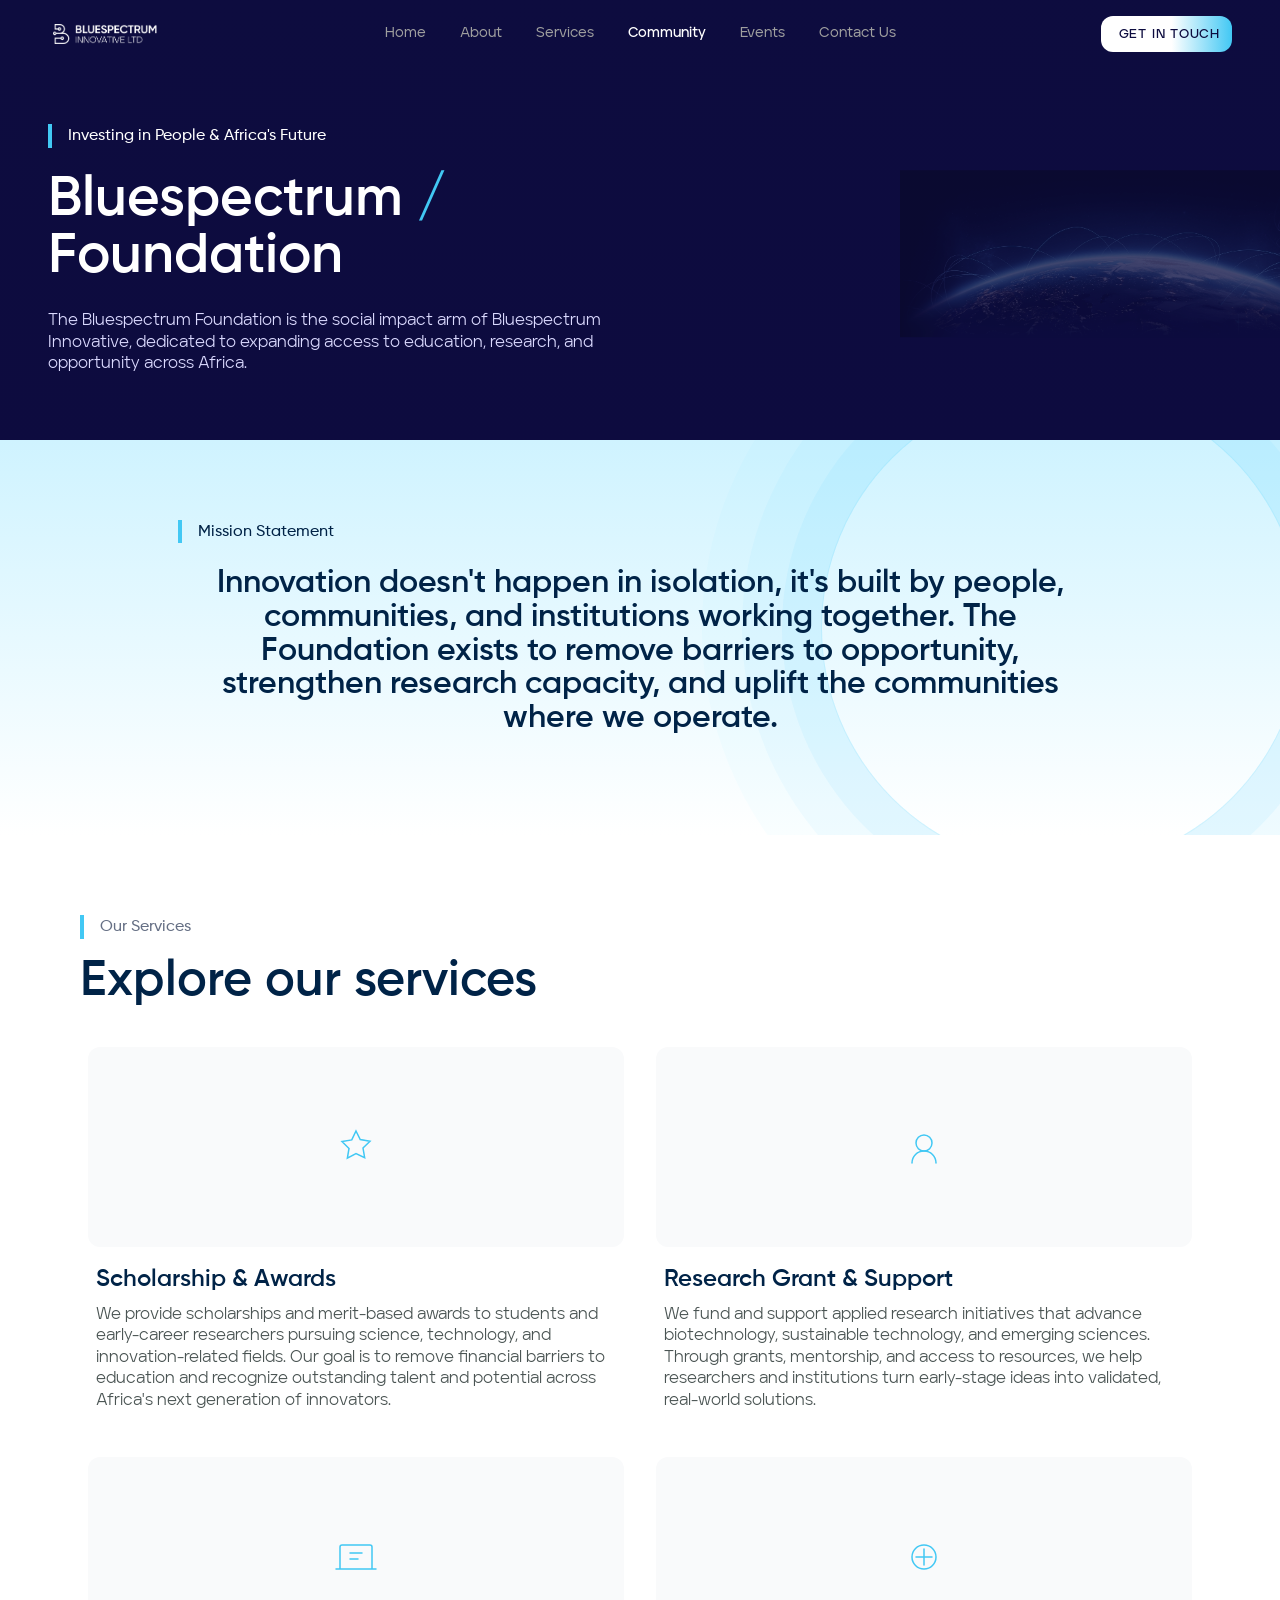
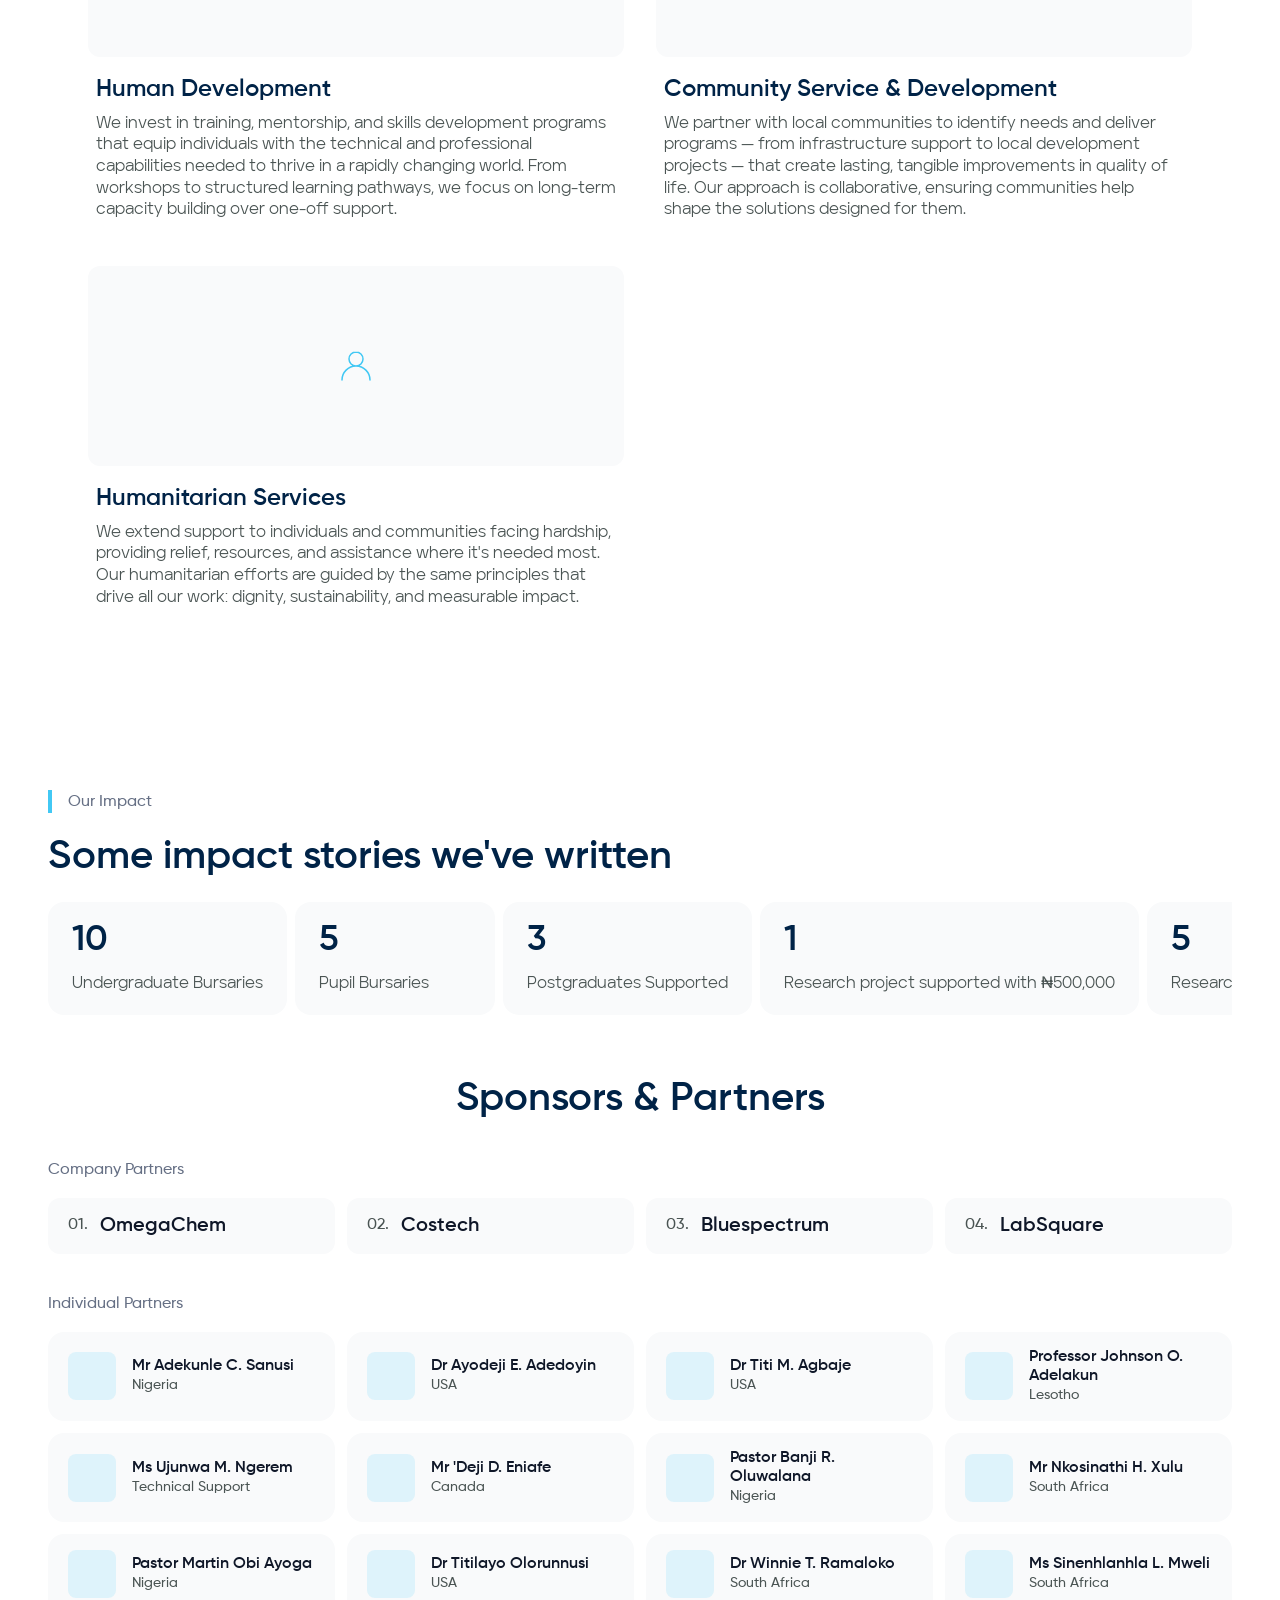
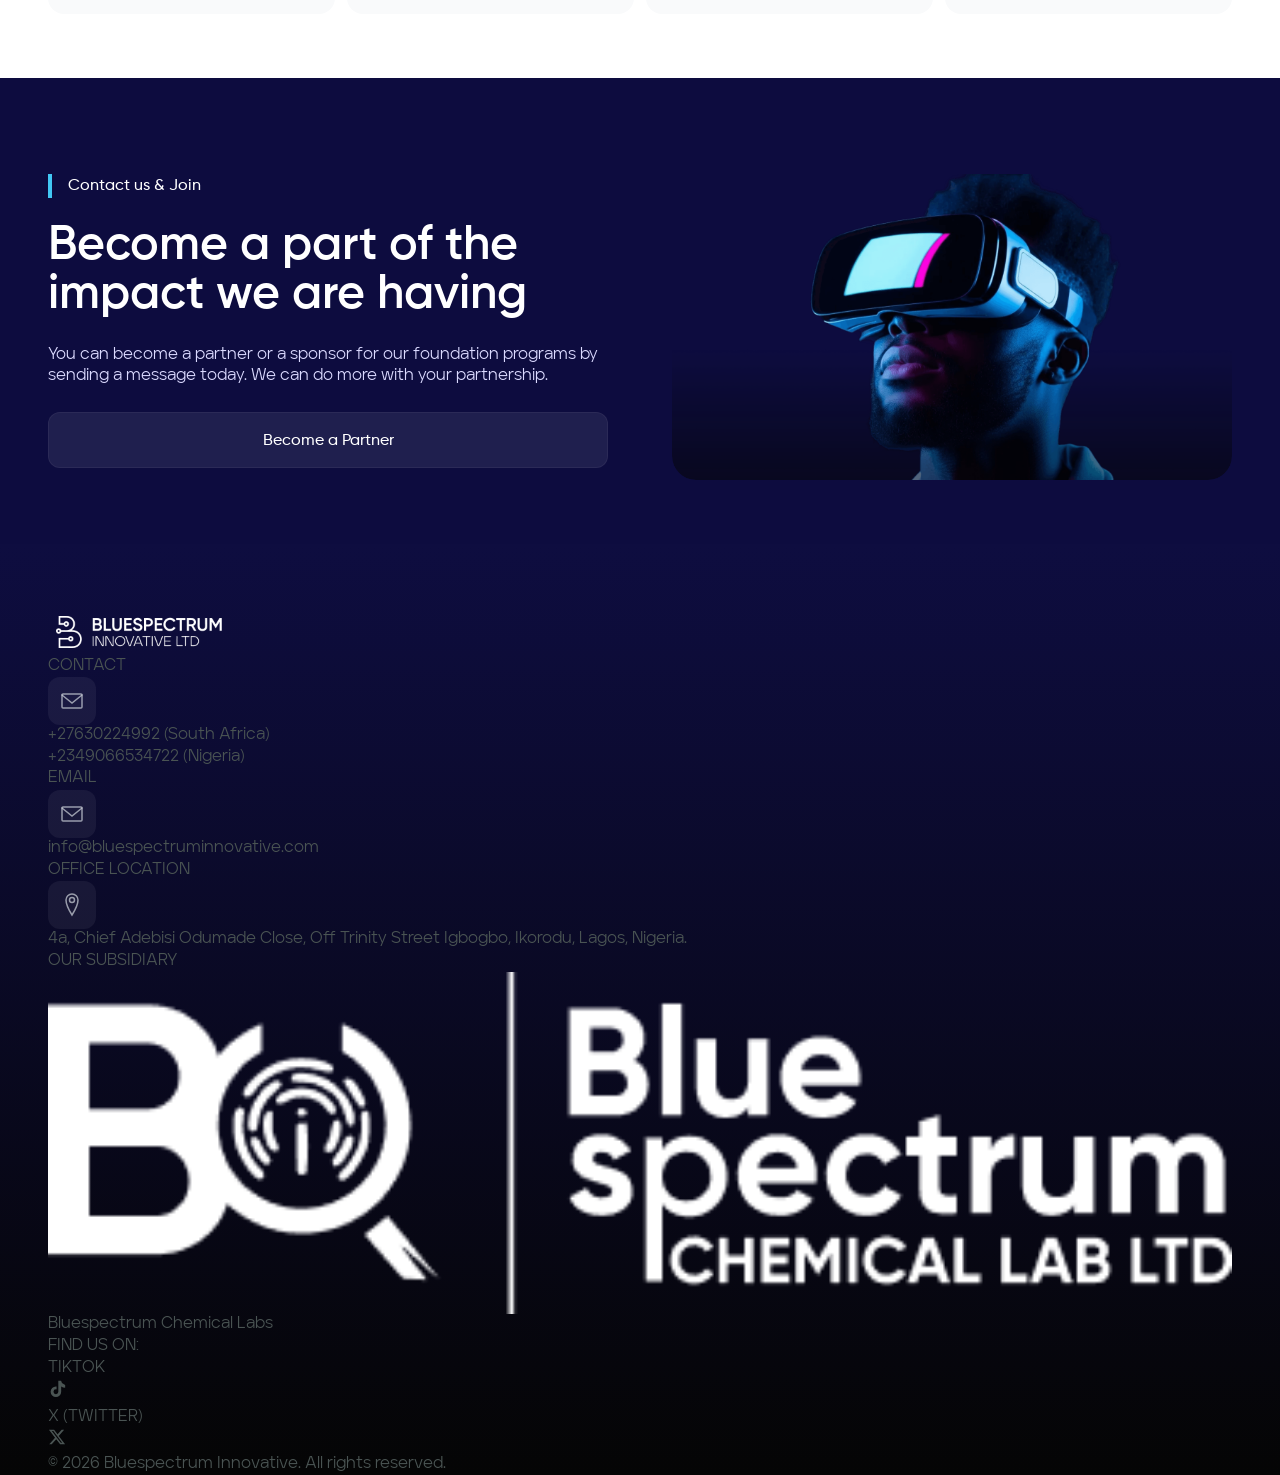
<file: foundation.html>
<!DOCTYPE html>
<html lang="en">
<head>
  <meta charset="UTF-8" />
  <meta name="viewport" content="width=device-width, initial-scale=1.0" />
  <title>Foundation — Bluespectrum Innovative Ltd.</title>
  <meta name="description" content="The Bluespectrum Foundation is the social impact arm of Bluespectrum Innovative, dedicated to expanding access to education, research, and opportunity across Africa." />
  <link rel="preconnect" href="https://fonts.googleapis.com" />
  <link rel="preconnect" href="https://fonts.gstatic.com" crossorigin />
  <link href="https://fonts.googleapis.com/css2?family=Inter:ital,wght@0,400;0,500;0,600;0,700;1,400&display=swap" rel="stylesheet" />
  <link rel="stylesheet" href="assets/css/tokens.css" />
  <link rel="stylesheet" href="assets/css/system.css" />
  <link rel="stylesheet" href="styles.css" />
</head>
<body>

  <!-- ── Header ─────────────────────────────────────────────── -->
  <header class="site-header" role="banner">
    <div class="nav-inner">
      <a class="nav-logo" href="index.html" aria-label="Bluespectrum Innovative — Home">
        <img src="assets/logo.png" alt="Bluespectrum Innovative" height="40" />
      </a>
      <nav class="nav-links" aria-label="Main navigation">
        <ul role="list">
          <li><a href="index.html">Home</a></li>
          <li><a href="about.html">About</a></li>
          <li><a href="services.html">Services</a></li>
          <li><a href="foundation.html" class="active" aria-current="page">Community</a></li>
          <li><a href="events.html">Events</a></li>
          <li><a href="contact.html">Contact Us</a></li>
        </ul>
      </nav>
      <a href="contact.html" class="nav-cta">Get in touch<span class="nav-cta-arr" aria-hidden="true"><img src="Icons/Arrow.svg" alt="" width="14" height="14" /></span></a>
      <button class="nav-toggle" aria-label="Open navigation menu" aria-expanded="false" aria-controls="mobile-menu">
        <svg width="24" height="24" viewBox="0 0 24 24" fill="none" aria-hidden="true" focusable="false">
          <rect y="4"  width="24" height="2" rx="1" fill="currentColor"/>
          <rect y="11" width="24" height="2" rx="1" fill="currentColor"/>
          <rect y="18" width="24" height="2" rx="1" fill="currentColor"/>
        </svg>
      </button>
    </div>
  </header>

  <!-- ── Mobile Menu ────────────────────────────────────────── -->
  <dialog class="mobile-menu" id="mobile-menu" aria-label="Navigation menu">
    <button class="mobile-menu-close" aria-label="Close navigation menu">
      <svg width="24" height="24" viewBox="0 0 24 24" fill="none" aria-hidden="true" focusable="false">
        <path d="M18 6L6 18M6 6l12 12" stroke="currentColor" stroke-width="2" stroke-linecap="round"/>
      </svg>
    </button>
    <nav aria-label="Mobile navigation">
      <ul role="list">
        <li><a href="index.html">Home</a></li>
        <li><a href="about.html">About</a></li>
        <li><a href="services.html">Services</a></li>
        <li><a href="foundation.html" aria-current="page">Community</a></li>
        <li><a href="events.html">Events</a></li>
        <li><a href="contact.html">Contact Us</a></li>
      </ul>
    </nav>
  </dialog>

  <main>

    <!-- ── 1. Hero ─────────────────────────────────────────────── -->
    <section class="page-hero foundation-hero" aria-label="Foundation hero">
      <div class="page-hero-inner">
        <div class="page-hero-text">
          <div class="eyebrow-tag">Investing in People &amp; Africa's Future</div>
          <h1 class="page-hero-heading reveal-text">Bluespectrum&nbsp;<span class="heading-slash">/</span><br>Foundation</h1>
          <p class="page-hero-desc reveal-text">The Bluespectrum Foundation is the social impact arm of Bluespectrum Innovative, dedicated to expanding access to education, research, and opportunity across Africa.</p>
        </div>
        <div class="foundation-hero-globe" aria-hidden="true">
          <img src="assets/globe.png" alt="" />
        </div>
      </div>
    </section>

    <!-- ── 2. Mission Statement ───────────────────────────────── -->
    <section class="foundation-mission" aria-labelledby="fmission-heading">
      <div class="foundation-mission-inner">
        <div class="foundation-mission-circles" aria-hidden="true"></div>
        <div class="eyebrow-tag section-eyebrow--dark">Mission Statement</div>
        <p class="foundation-mission-statement reveal-text" id="fmission-heading">Innovation doesn't happen in isolation, it's built by people, communities, and institutions working together. The Foundation exists to remove barriers to opportunity, strengthen research capacity, and uplift the communities where we operate.</p>
      </div>
    </section>

    <!-- ── 3. Foundation Programs ─────────────────────────────── -->
    <section class="programs-section" aria-labelledby="programs-heading">
      <div class="programs-inner">
        <div class="programs-header">
          <div class="eyebrow-tag section-eyebrow--muted">Our Services</div>
          <h2 class="programs-heading reveal-text" id="programs-heading">Explore our services</h2>
        </div>
        <div class="programs-grid">

          <article class="program-card" aria-labelledby="prog1-heading">
            <div class="program-card-image" aria-hidden="true">
              <svg width="48" height="48" viewBox="0 0 48 48" fill="none"><path d="M24 8l4.24 8.58L38 18.24l-7 6.82 1.65 9.64L24 30.5l-8.65 4.56 1.65-9.64-7-6.82 9.76-1.66L24 8z" stroke="var(--cyan)" stroke-width="1.5" fill="none"/></svg>
            </div>
            <div class="program-card-body">
              <h3 class="program-card-title" id="prog1-heading">Scholarship &amp; Awards</h3>
              <p class="program-card-body-text">We provide scholarships and merit-based awards to students and early-career researchers pursuing science, technology, and innovation-related fields. Our goal is to remove financial barriers to education and recognize outstanding talent and potential across Africa's next generation of innovators.</p>
            </div>
          </article>

          <article class="program-card" aria-labelledby="prog2-heading">
            <div class="program-card-image" aria-hidden="true">
              <svg width="48" height="48" viewBox="0 0 48 48" fill="none"><circle cx="24" cy="20" r="8" stroke="var(--cyan)" stroke-width="1.5" fill="none"/><path d="M12 40c0-6.627 5.373-12 12-12s12 5.373 12 12" stroke="var(--cyan)" stroke-width="1.5" stroke-linecap="round" fill="none"/></svg>
            </div>
            <div class="program-card-body">
              <h3 class="program-card-title" id="prog2-heading">Research Grant &amp; Support</h3>
              <p class="program-card-body-text">We fund and support applied research initiatives that advance biotechnology, sustainable technology, and emerging sciences. Through grants, mentorship, and access to resources, we help researchers and institutions turn early-stage ideas into validated, real-world solutions.</p>
            </div>
          </article>

          <article class="program-card" aria-labelledby="prog3-heading">
            <div class="program-card-image" aria-hidden="true">
              <svg width="48" height="48" viewBox="0 0 48 48" fill="none"><path d="M8 36V14a2 2 0 0 1 2-2h28a2 2 0 0 1 2 2v22" stroke="var(--cyan)" stroke-width="1.5" fill="none"/><path d="M4 36h40M18 20h12M18 26h8" stroke="var(--cyan)" stroke-width="1.5" stroke-linecap="round"/></svg>
            </div>
            <div class="program-card-body">
              <h3 class="program-card-title" id="prog3-heading">Human Development</h3>
              <p class="program-card-body-text">We invest in training, mentorship, and skills development programs that equip individuals with the technical and professional capabilities needed to thrive in a rapidly changing world. From workshops to structured learning pathways, we focus on long-term capacity building over one-off support.</p>
            </div>
          </article>

          <article class="program-card" aria-labelledby="prog4-heading">
            <div class="program-card-image" aria-hidden="true">
              <svg width="48" height="48" viewBox="0 0 48 48" fill="none"><circle cx="24" cy="24" r="12" stroke="var(--cyan)" stroke-width="1.5" fill="none"/><path d="M16 24h16M24 16v16" stroke="var(--cyan)" stroke-width="1.5" stroke-linecap="round"/></svg>
            </div>
            <div class="program-card-body">
              <h3 class="program-card-title" id="prog4-heading">Community Service &amp; Development</h3>
              <p class="program-card-body-text">We partner with local communities to identify needs and deliver programs — from infrastructure support to local development projects — that create lasting, tangible improvements in quality of life. Our approach is collaborative, ensuring communities help shape the solutions designed for them.</p>
            </div>
          </article>

          <article class="program-card" aria-labelledby="prog5-heading">
            <div class="program-card-image" aria-hidden="true">
              <svg width="48" height="48" viewBox="0 0 48 48" fill="none"><path d="M24 10c-3.866 0-7 3.134-7 7s3.134 7 7 7 7-3.134 7-7-3.134-7-7-7zM10 38c0-7.732 6.268-14 14-14s14 6.268 14 14" stroke="var(--cyan)" stroke-width="1.5" stroke-linecap="round" fill="none"/></svg>
            </div>
            <div class="program-card-body">
              <h3 class="program-card-title" id="prog5-heading">Humanitarian Services</h3>
              <p class="program-card-body-text">We extend support to individuals and communities facing hardship, providing relief, resources, and assistance where it's needed most. Our humanitarian efforts are guided by the same principles that drive all our work: dignity, sustainability, and measurable impact.</p>
            </div>
          </article>

        </div>
      </div>
    </section>

    <!-- ── 4. Impact Stories + Sponsors & Partners ─────────────── -->
    <section class="impact-section" aria-labelledby="impact-heading">
      <div class="impact-inner">

        <div class="impact-stories">
          <div class="eyebrow-tag section-eyebrow--muted">Our Impact</div>
          <h2 class="impact-heading reveal-text" id="impact-heading">Some impact stories we've written</h2>
          <div class="impact-cards-scroll">
            <div class="impact-card"><p class="impact-stat">10</p><p class="impact-label">Undergraduate Bursaries</p></div>
            <div class="impact-card"><p class="impact-stat">5</p><p class="impact-label">Pupil Bursaries</p></div>
            <div class="impact-card"><p class="impact-stat">3</p><p class="impact-label">Postgraduates Supported</p></div>
            <div class="impact-card"><p class="impact-stat">1</p><p class="impact-label">Research project supported with ₦500,000</p></div>
            <div class="impact-card"><p class="impact-stat">5</p><p class="impact-label">Research articles published</p></div>
            <div class="impact-card"><p class="impact-stat">2</p><p class="impact-label">Community outreaches</p></div>
            <div class="impact-card"><p class="impact-stat">Biodrive 2.0</p><p class="impact-label">by Biomedical Engineering department (Unilag)</p></div>
          </div>
        </div>

        <div class="sponsors-partners">
          <h2 class="sponsors-heading reveal-text">Sponsors &amp; Partners</h2>

          <div class="company-partners">
            <p class="partners-label section-eyebrow--muted">Company Partners</p>
            <div class="company-partners-grid">
              <div class="company-partner-card"><span class="company-number">01.</span><span class="company-name">OmegaChem</span></div>
              <div class="company-partner-card"><span class="company-number">02.</span><span class="company-name">Costech</span></div>
              <div class="company-partner-card"><span class="company-number">03.</span><span class="company-name">Bluespectrum</span></div>
              <div class="company-partner-card"><span class="company-number">04.</span><span class="company-name">LabSquare</span></div>
            </div>
          </div>

          <div class="individual-partners">
            <p class="partners-label section-eyebrow--muted">Individual Partners</p>
            <div class="individual-partners-grid">
              <div class="individual-partner-card">
                <div class="partner-avatar" aria-hidden="true"></div>
                <div><p class="partner-name">Mr Adekunle C. Sanusi</p><p class="partner-country">Nigeria</p></div>
              </div>
              <div class="individual-partner-card">
                <div class="partner-avatar" aria-hidden="true"></div>
                <div><p class="partner-name">Dr Ayodeji E. Adedoyin</p><p class="partner-country">USA</p></div>
              </div>
              <div class="individual-partner-card">
                <div class="partner-avatar" aria-hidden="true"></div>
                <div><p class="partner-name">Dr Titi M. Agbaje</p><p class="partner-country">USA</p></div>
              </div>
              <div class="individual-partner-card">
                <div class="partner-avatar" aria-hidden="true"></div>
                <div><p class="partner-name">Professor Johnson O. Adelakun</p><p class="partner-country">Lesotho</p></div>
              </div>
              <div class="individual-partner-card">
                <div class="partner-avatar" aria-hidden="true"></div>
                <div><p class="partner-name">Ms Ujunwa M. Ngerem</p><p class="partner-country">Technical Support</p></div>
              </div>
              <div class="individual-partner-card">
                <div class="partner-avatar" aria-hidden="true"></div>
                <div><p class="partner-name">Mr 'Deji D. Eniafe</p><p class="partner-country">Canada</p></div>
              </div>
              <div class="individual-partner-card">
                <div class="partner-avatar" aria-hidden="true"></div>
                <div><p class="partner-name">Pastor Banji R. Oluwalana</p><p class="partner-country">Nigeria</p></div>
              </div>
              <div class="individual-partner-card">
                <div class="partner-avatar" aria-hidden="true"></div>
                <div><p class="partner-name">Mr Nkosinathi H. Xulu</p><p class="partner-country">South Africa</p></div>
              </div>
              <div class="individual-partner-card">
                <div class="partner-avatar" aria-hidden="true"></div>
                <div><p class="partner-name">Pastor Martin Obi Ayoga</p><p class="partner-country">Nigeria</p></div>
              </div>
              <div class="individual-partner-card">
                <div class="partner-avatar" aria-hidden="true"></div>
                <div><p class="partner-name">Dr Titilayo Olorunnusi</p><p class="partner-country">USA</p></div>
              </div>
              <div class="individual-partner-card">
                <div class="partner-avatar" aria-hidden="true"></div>
                <div><p class="partner-name">Dr Winnie T. Ramaloko</p><p class="partner-country">South Africa</p></div>
              </div>
              <div class="individual-partner-card">
                <div class="partner-avatar" aria-hidden="true"></div>
                <div><p class="partner-name">Ms Sinenhlanhla L. Mweli</p><p class="partner-country">South Africa</p></div>
              </div>
            </div>
          </div>

        </div>
      </div>
    </section>

    <!-- ── 5. Foundation CTA (unique copy) ───────────────────────── -->
    <section class="cta-final foundation-cta" aria-labelledby="fcta-heading">
      <div class="cta-inner">
        <div class="cta-text">
          <div class="eyebrow-tag" role="text">Contact us &amp; Join</div>
          <h2 class="cta-heading reveal-text" id="fcta-heading">Become a part of the impact we are having</h2>
          <p>You can become a partner or a sponsor for our foundation programs by sending a message today. We can do more with your partnership.</p>
          <a href="contact.html" class="btn btn-secondary-cta">Become a Partner</a>
        </div>
        <div class="cta-photo">
          <img src="assets/cta-photo.png" alt="Bluespectrum Foundation — impact and partnership" />
        </div>
      </div>
    </section>

  </main>

  <!-- ── Footer ────────────────────────────────────────────────── -->
  <footer class="site-footer" role="contentinfo">
    <div class="footer-inner">

      <div class="footer-logo-row">
        <a href="index.html" aria-label="Bluespectrum Innovative — Home">
          <img src="assets/logo.png" alt="Bluespectrum Innovative" height="72" class="footer-logo" />
        </a>
      </div>

      <div class="footer-columns">

        <div class="footer-col">
          <p class="footer-label">CONTACT</p>
          <div class="footer-contact-item">
            <svg width="48" height="48" viewBox="0 0 48 48" fill="none" aria-hidden="true" focusable="false">
              <rect width="48" height="48" rx="12" fill="rgba(255,255,255,0.06)"/>
              <path d="M15 17h18a1 1 0 0 1 1 1v12a1 1 0 0 1-1 1H15a1 1 0 0 1-1-1V18a1 1 0 0 1 1-1z" stroke="rgba(207,212,220,0.7)" stroke-width="1.5" fill="none"/>
              <path d="M14 18l10 8 10-8" stroke="rgba(207,212,220,0.7)" stroke-width="1.5" stroke-linecap="round"/>
            </svg>
            <div>
              <a href="tel:+27630224992" class="footer-contact-link">+27630224992 (South Africa)</a>
              <a href="tel:+2349066534722" class="footer-contact-link">+2349066534722 (Nigeria)</a>
            </div>
          </div>
        </div>

        <div class="footer-col">
          <p class="footer-label">EMAIL</p>
          <div class="footer-contact-item">
            <svg width="48" height="48" viewBox="0 0 48 48" fill="none" aria-hidden="true" focusable="false">
              <rect width="48" height="48" rx="12" fill="rgba(255,255,255,0.06)"/>
              <path d="M15 17h18a1 1 0 0 1 1 1v12a1 1 0 0 1-1 1H15a1 1 0 0 1-1-1V18a1 1 0 0 1 1-1z" stroke="rgba(207,212,220,0.7)" stroke-width="1.5" fill="none"/>
              <path d="M14 18l10 8 10-8" stroke="rgba(207,212,220,0.7)" stroke-width="1.5" stroke-linecap="round"/>
            </svg>
            <div>
              <a href="mailto:info@bluespectruminnovative.com" class="footer-contact-link">info@bluespectruminnovative.com</a>
            </div>
          </div>
        </div>

        <div class="footer-col">
          <p class="footer-label">OFFICE LOCATION</p>
          <div class="footer-contact-item">
            <svg width="48" height="48" viewBox="0 0 48 48" fill="none" aria-hidden="true" focusable="false">
              <rect width="48" height="48" rx="12" fill="rgba(255,255,255,0.06)"/>
              <path d="M24 13C20.686 13 18 15.686 18 19C18 24.5 24 34 24 34C24 34 30 24.5 30 19C30 15.686 27.314 13 24 13Z" stroke="rgba(207,212,220,0.7)" stroke-width="1.5" fill="none"/>
              <circle cx="24" cy="19" r="2.5" stroke="rgba(207,212,220,0.7)" stroke-width="1.5"/>
            </svg>
            <div>
              <p class="footer-contact-text">4a, Chief Adebisi Odumade Close, Off Trinity Street Igbogbo, Ikorodu, Lagos, Nigeria.</p>
            </div>
          </div>
        </div>

        <div class="footer-col">
          <p class="footer-label">OUR SUBSIDIARY</p>
          <div class="footer-contact-item footer-subsidiary-row">
            <img src="assets/subsidiary-logo.png" alt="Bluespectrum Chemical Labs" class="subsidiary-logo" />
            <a href="https://www.bluespectrumchemicallabs.com/" class="footer-contact-link" target="_blank" rel="noopener noreferrer">Bluespectrum Chemical Labs</a>
          </div>

          <div class="footer-social">
            <p class="footer-label">FIND US ON:</p>
            <div class="footer-social-icons">
              <div class="social-group">
                <p class="footer-label social-platform-label">TIKTOK</p>
                <a href="https://www.tiktok.com/@bluespectrum_inno" class="social-link" target="_blank" rel="noopener noreferrer" aria-label="TikTok">
                  <svg width="20" height="20" viewBox="0 0 24 24" fill="currentColor" aria-hidden="true" focusable="false"><path d="M19.59 6.69a4.83 4.83 0 01-3.77-4.25V2h-3.45v13.67a2.89 2.89 0 01-2.88 2.5 2.89 2.89 0 01-2.89-2.89 2.89 2.89 0 012.89-2.89c.28 0 .54.04.79.1V9.01a6.31 6.31 0 00-.79-.05 6.34 6.34 0 00-6.34 6.34 6.34 6.34 0 006.34 6.34 6.34 6.34 0 006.33-6.34V9.01a8.16 8.16 0 004.77 1.52V7.07a4.85 4.85 0 01-1-.38z"/></svg>
                </a>
              </div>
              <div class="social-group">
                <p class="footer-label social-platform-label">X (TWITTER)</p>
                <a href="https://x.com/_bluespectrum" class="social-link" target="_blank" rel="noopener noreferrer" aria-label="X (Twitter)">
                  <svg width="18" height="18" viewBox="0 0 24 24" fill="currentColor" aria-hidden="true" focusable="false"><path d="M18.244 2.25h3.308l-7.227 8.26 8.502 11.24H16.17l-5.214-6.817L4.99 21.75H1.68l7.73-8.835L1.254 2.25H8.08l4.713 6.231zm-1.161 17.52h1.833L7.084 4.126H5.117z"/></svg>
                </a>
              </div>
            </div>
          </div>
        </div>

      </div><!-- /footer-columns -->

      <div class="footer-bottom">
        <p>© 2026 Bluespectrum Innovative. All rights reserved.</p>
      </div>

    </div><!-- /footer-inner -->
  </footer>

  <script src="script.js"></script>
</body>
</html>
</file>
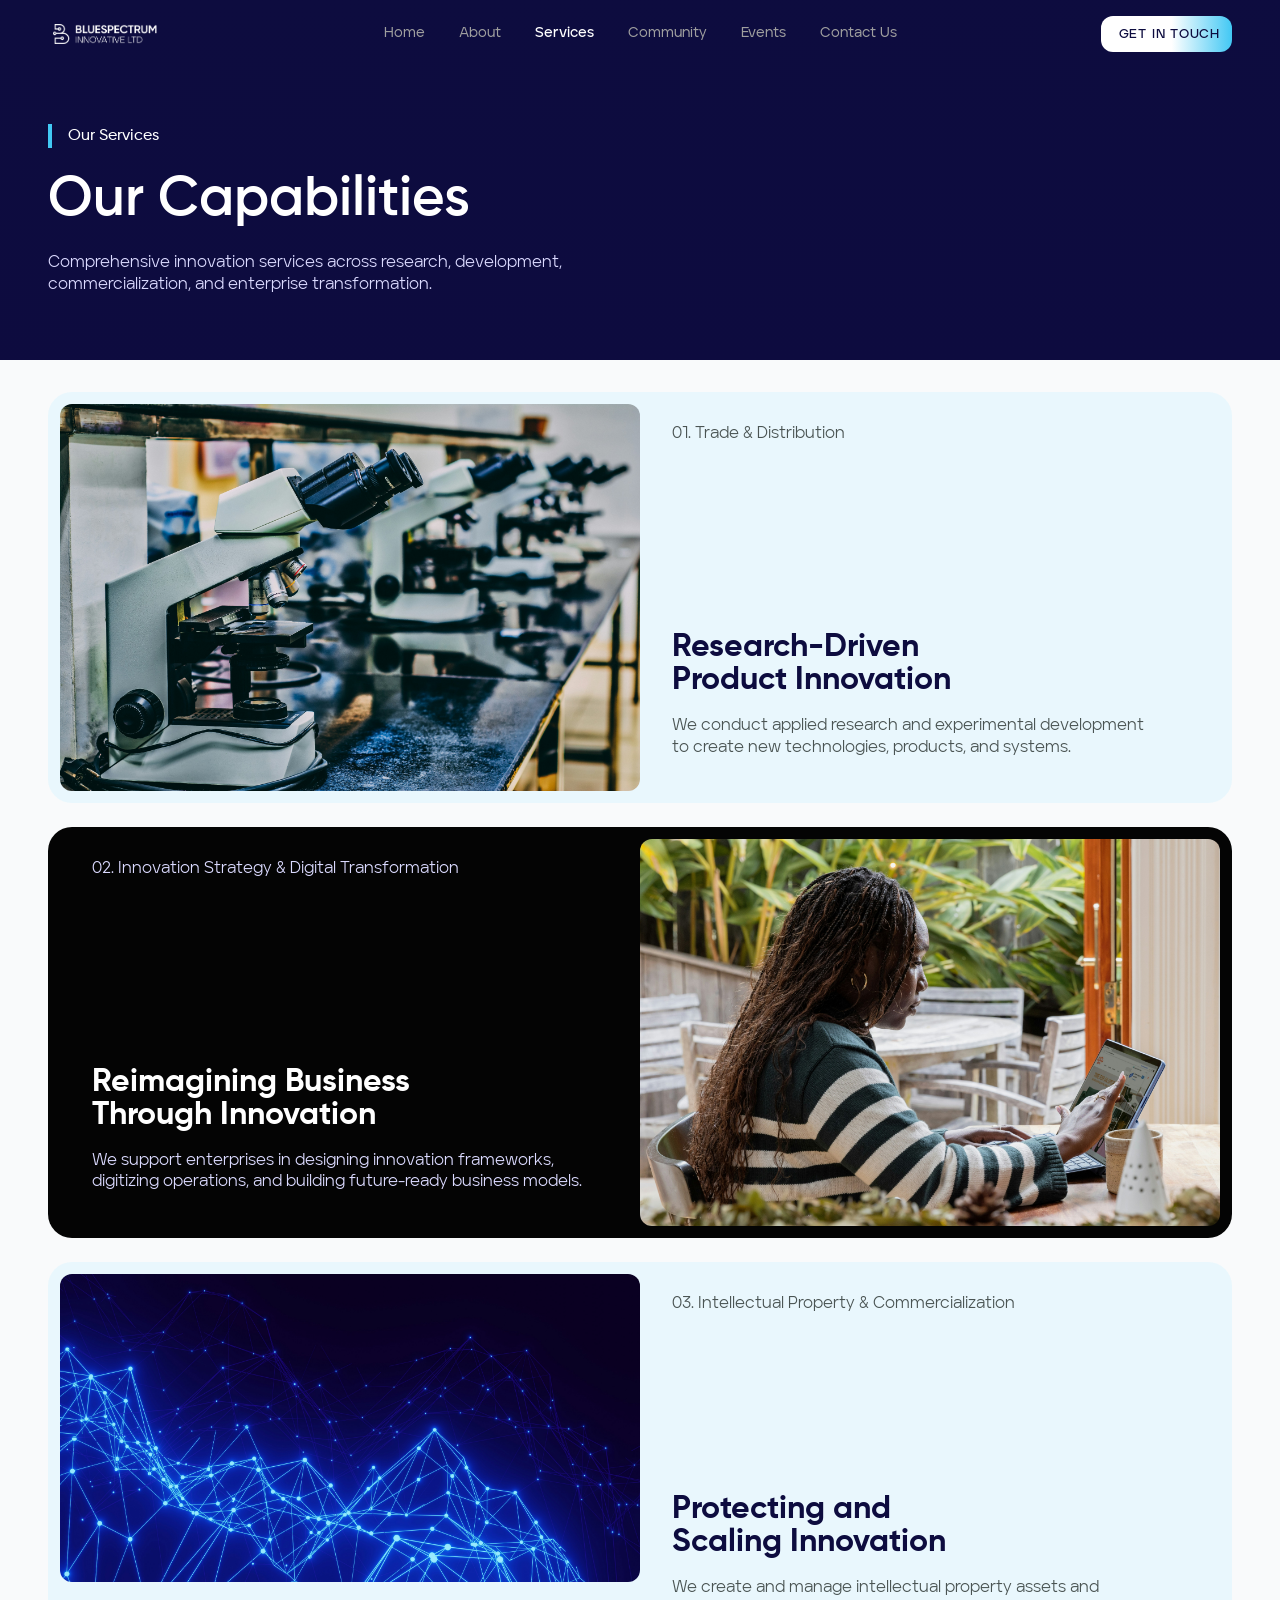
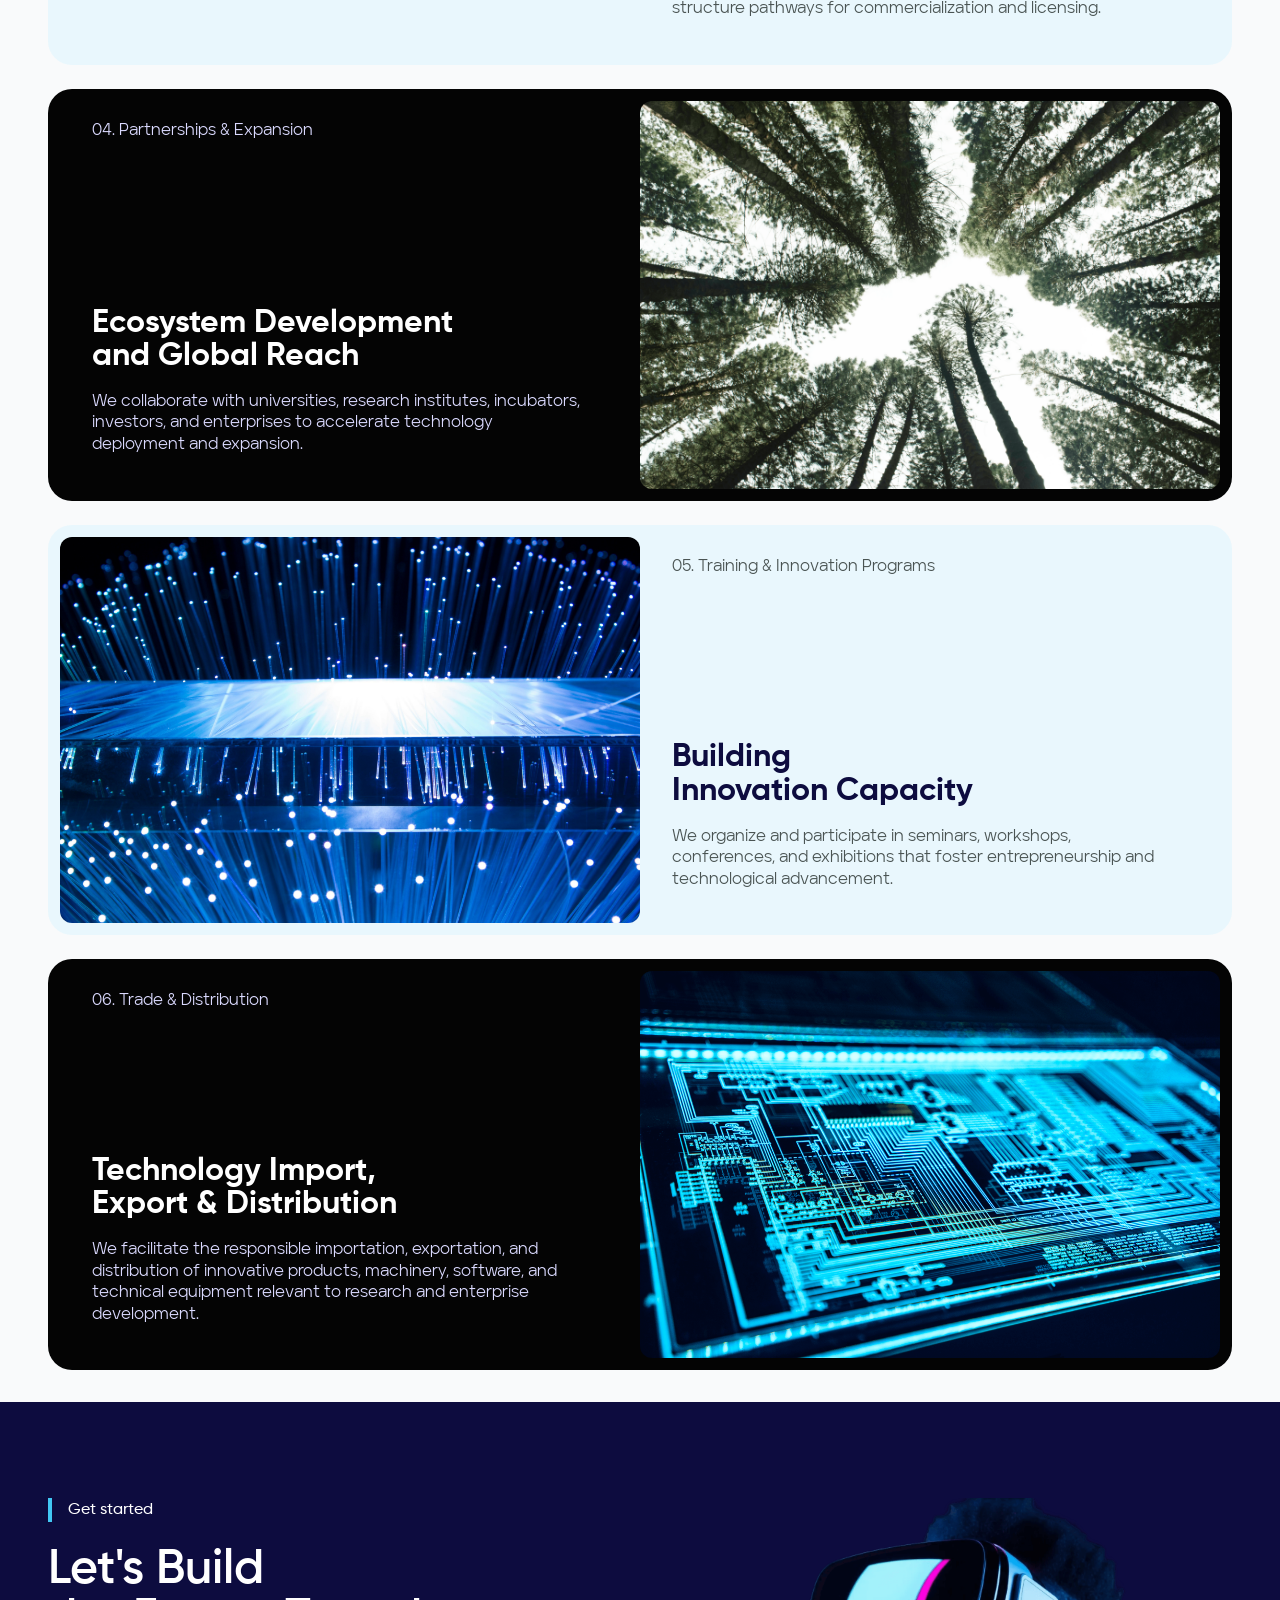
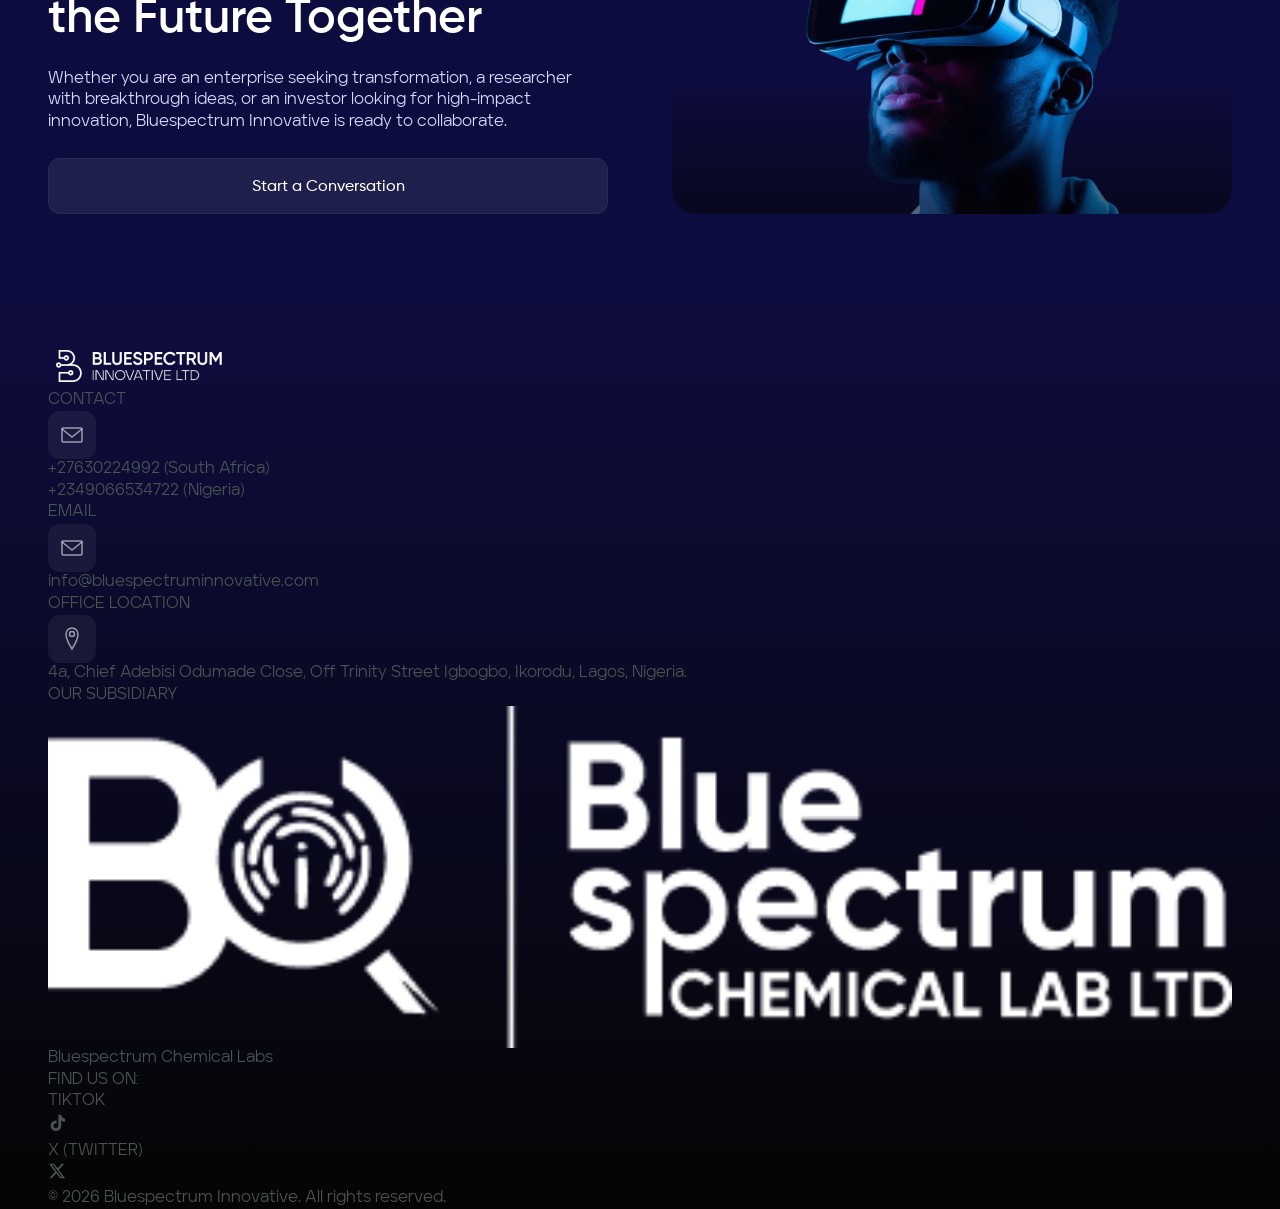
<file: services.html>
<!DOCTYPE html>
<html lang="en">
<head>
  <meta charset="UTF-8" />
  <meta name="viewport" content="width=device-width, initial-scale=1.0" />
  <title>Services — Bluespectrum Innovative Ltd.</title>
  <meta name="description" content="Comprehensive innovation services across research, development, commercialization, and enterprise transformation." />
  <link rel="preconnect" href="https://fonts.googleapis.com" />
  <link rel="preconnect" href="https://fonts.gstatic.com" crossorigin />
  <link href="https://fonts.googleapis.com/css2?family=Inter:ital,wght@0,400;0,500;0,600;0,700;1,400&display=swap" rel="stylesheet" />
  <link rel="stylesheet" href="assets/css/tokens.css" />
  <link rel="stylesheet" href="assets/css/system.css" />
  <link rel="stylesheet" href="styles.css" />
</head>
<body>

  <!-- ── Header ─────────────────────────────────────────────── -->
  <header class="site-header" role="banner">
    <div class="nav-inner">
      <a class="nav-logo" href="index.html" aria-label="Bluespectrum Innovative — Home">
        <img src="assets/logo.png" alt="Bluespectrum Innovative" height="40" />
      </a>
      <nav class="nav-links" aria-label="Main navigation">
        <ul role="list">
          <li><a href="index.html">Home</a></li>
          <li><a href="about.html">About</a></li>
          <li><a href="services.html" class="active" aria-current="page">Services</a></li>
          <li><a href="foundation.html">Community</a></li>
          <li><a href="events.html">Events</a></li>
          <li><a href="contact.html">Contact Us</a></li>
        </ul>
      </nav>
      <a href="contact.html" class="nav-cta">Get in touch<span class="nav-cta-arr" aria-hidden="true"><img src="Icons/Arrow.svg" alt="" width="14" height="14" /></span></a>
      <button class="nav-toggle" aria-label="Open navigation menu" aria-expanded="false" aria-controls="mobile-menu">
        <svg width="24" height="24" viewBox="0 0 24 24" fill="none" aria-hidden="true" focusable="false">
          <rect y="4"  width="24" height="2" rx="1" fill="currentColor"/>
          <rect y="11" width="24" height="2" rx="1" fill="currentColor"/>
          <rect y="18" width="24" height="2" rx="1" fill="currentColor"/>
        </svg>
      </button>
    </div>
  </header>

  <!-- ── Mobile Menu ────────────────────────────────────────── -->
  <dialog class="mobile-menu" id="mobile-menu" aria-label="Navigation menu">
    <button class="mobile-menu-close" aria-label="Close navigation menu">
      <svg width="24" height="24" viewBox="0 0 24 24" fill="none" aria-hidden="true" focusable="false">
        <path d="M18 6L6 18M6 6l12 12" stroke="currentColor" stroke-width="2" stroke-linecap="round"/>
      </svg>
    </button>
    <nav aria-label="Mobile navigation">
      <ul role="list">
        <li><a href="index.html">Home</a></li>
        <li><a href="about.html">About</a></li>
        <li><a href="services.html" aria-current="page">Services</a></li>
        <li><a href="foundation.html">Community</a></li>
        <li><a href="events.html">Events</a></li>
        <li><a href="contact.html">Contact Us</a></li>
      </ul>
    </nav>
  </dialog>

  <main>

    <!-- ── 1. Hero ─────────────────────────────────────────────── -->
    <section class="page-hero services-hero" aria-label="Services hero">
      <div class="page-hero-inner">
        <div class="page-hero-text">
          <div class="eyebrow-tag">Our Services</div>
          <h1 class="page-hero-heading reveal-text">Our Capabilities</h1>
          <p class="page-hero-desc reveal-text">Comprehensive innovation services across research, development, commercialization, and enterprise transformation.</p>
        </div>
      </div>
    </section>

    <!-- ── 2. Service Cards ────────────────────────────────────── -->
    <section class="service-editorial-section" aria-labelledby="capabilities-heading">
      <h2 class="sr-only" id="capabilities-heading">Our Capabilities</h2>

      <!-- Card 1: Research-Driven Product Innovation — light -->
      <article class="svc-card svc-card--light" aria-labelledby="svc1-heading">
        <div class="svc-card-inner svc-card-inner--img-left">
          <div class="svc-card-image">
            <img src="assets/service1-research.jpg" alt="Research laboratory — microscope and scientific equipment" loading="lazy" />
          </div>
          <div class="svc-card-body">
            <span class="svc-card-category">01. Trade &amp; Distribution</span>
            <div class="svc-card-content">
              <h3 class="svc-card-heading reveal-text" id="svc1-heading">Research-Driven<br>Product Innovation</h3>
              <p class="svc-card-para">We conduct applied research and experimental development to create new technologies, products, and systems.</p>
            </div>
          </div>
        </div>
      </article>

      <!-- Card 2: Reimagining Business Through Innovation — dark -->
      <article class="svc-card svc-card--dark" aria-labelledby="svc2-heading">
        <div class="svc-card-inner svc-card-inner--img-right">
          <div class="svc-card-body">
            <span class="svc-card-category">02. Innovation Strategy &amp; Digital Transformation</span>
            <div class="svc-card-content">
              <h3 class="svc-card-heading reveal-text" id="svc2-heading">Reimagining Business<br>Through Innovation</h3>
              <p class="svc-card-para">We support enterprises in designing innovation frameworks, digitizing operations, and building future-ready business models.</p>
            </div>
          </div>
          <div class="svc-card-image">
            <img src="assets/service2-business.jpg" alt="Business digital transformation — laptop and strategy session" loading="lazy" />
          </div>
        </div>
      </article>

      <!-- Card 3: Protecting and Scaling Innovation — light -->
      <article class="svc-card svc-card--light" aria-labelledby="svc3-heading">
        <div class="svc-card-inner svc-card-inner--img-left">
          <div class="svc-card-image">
            <img src="assets/service3-ip.jpg" alt="Intellectual property and technology commercialization" loading="lazy" />
          </div>
          <div class="svc-card-body">
            <span class="svc-card-category">03. Intellectual Property &amp; Commercialization</span>
            <div class="svc-card-content">
              <h3 class="svc-card-heading reveal-text" id="svc3-heading">Protecting and<br>Scaling Innovation</h3>
              <p class="svc-card-para">We create and manage intellectual property assets and structure pathways for commercialization and licensing.</p>
            </div>
          </div>
        </div>
      </article>

      <!-- Card 4: Ecosystem Development and Global Reach — dark -->
      <article class="svc-card svc-card--dark" aria-labelledby="svc4-heading">
        <div class="svc-card-inner svc-card-inner--img-right">
          <div class="svc-card-body">
            <span class="svc-card-category">04. Partnerships &amp; Expansion</span>
            <div class="svc-card-content">
              <h3 class="svc-card-heading reveal-text" id="svc4-heading">Ecosystem Development<br>and Global Reach</h3>
              <p class="svc-card-para">We collaborate with universities, research institutes, incubators, investors, and enterprises to accelerate technology deployment and expansion.</p>
            </div>
          </div>
          <div class="svc-card-image">
            <img src="assets/service4-ecosystem.png" alt="Ecosystem development — network and global partnerships" loading="lazy" />
          </div>
        </div>
      </article>

      <!-- Card 5: Building Innovation Capacity — light -->
      <article class="svc-card svc-card--light" aria-labelledby="svc5-heading">
        <div class="svc-card-inner svc-card-inner--img-left">
          <div class="svc-card-image">
            <img src="assets/service5-training.jpg" alt="Innovation training and capacity building programs" loading="lazy" />
          </div>
          <div class="svc-card-body">
            <span class="svc-card-category">05. Training &amp; Innovation Programs</span>
            <div class="svc-card-content">
              <h3 class="svc-card-heading reveal-text" id="svc5-heading">Building<br>Innovation Capacity</h3>
              <p class="svc-card-para">We organize and participate in seminars, workshops, conferences, and exhibitions that foster entrepreneurship and technological advancement.</p>
            </div>
          </div>
        </div>
      </article>

      <!-- Card 6: Technology Import, Export & Distribution — dark -->
      <article class="svc-card svc-card--dark" aria-labelledby="svc6-heading">
        <div class="svc-card-inner svc-card-inner--img-right">
          <div class="svc-card-body">
            <span class="svc-card-category">06. Trade &amp; Distribution</span>
            <div class="svc-card-content">
              <h3 class="svc-card-heading reveal-text" id="svc6-heading">Technology Import,<br>Export &amp; Distribution</h3>
              <p class="svc-card-para">We facilitate the responsible importation, exportation, and distribution of innovative products, machinery, software, and technical equipment relevant to research and enterprise development.</p>
            </div>
          </div>
          <div class="svc-card-image">
            <img src="assets/service6-trade.png" alt="Technology trade — circuit board and distribution network" loading="lazy" />
          </div>
        </div>
      </article>

    </section>

    <!-- ── 3. Final CTA ───────────────────────────────────────── -->
    <section class="cta-final" aria-labelledby="cta-heading">
      <div class="cta-inner">
        <div class="cta-text">
          <div class="eyebrow-tag" role="text">Get started</div>
          <h2 class="cta-heading reveal-text" id="cta-heading">Let's Build&nbsp;<br>the Future Together</h2>
          <p>Whether you are an enterprise seeking transformation, a researcher with breakthrough ideas, or an investor looking for high-impact innovation, Bluespectrum Innovative is ready to collaborate.</p>
          <a href="contact.html" class="btn btn-secondary-cta">Start a Conversation</a>
        </div>
        <div class="cta-photo">
          <img src="assets/cta-photo.png" alt="Bluespectrum Innovative — collaboration" />
        </div>
      </div>
    </section>

  </main>

  <!-- ── Footer ────────────────────────────────────────────────── -->
  <footer class="site-footer" role="contentinfo">
    <div class="footer-inner">

      <div class="footer-logo-row">
        <a href="index.html" aria-label="Bluespectrum Innovative — Home">
          <img src="assets/logo.png" alt="Bluespectrum Innovative" height="72" class="footer-logo" />
        </a>
      </div>

      <div class="footer-columns">

        <div class="footer-col">
          <p class="footer-label">CONTACT</p>
          <div class="footer-contact-item">
            <svg width="48" height="48" viewBox="0 0 48 48" fill="none" aria-hidden="true" focusable="false">
              <rect width="48" height="48" rx="12" fill="rgba(255,255,255,0.06)"/>
              <path d="M15 17h18a1 1 0 0 1 1 1v12a1 1 0 0 1-1 1H15a1 1 0 0 1-1-1V18a1 1 0 0 1 1-1z" stroke="rgba(207,212,220,0.7)" stroke-width="1.5" fill="none"/>
              <path d="M14 18l10 8 10-8" stroke="rgba(207,212,220,0.7)" stroke-width="1.5" stroke-linecap="round"/>
            </svg>
            <div>
              <a href="tel:+27630224992" class="footer-contact-link">+27630224992 (South Africa)</a>
              <a href="tel:+2349066534722" class="footer-contact-link">+2349066534722 (Nigeria)</a>
            </div>
          </div>
        </div>

        <div class="footer-col">
          <p class="footer-label">EMAIL</p>
          <div class="footer-contact-item">
            <svg width="48" height="48" viewBox="0 0 48 48" fill="none" aria-hidden="true" focusable="false">
              <rect width="48" height="48" rx="12" fill="rgba(255,255,255,0.06)"/>
              <path d="M15 17h18a1 1 0 0 1 1 1v12a1 1 0 0 1-1 1H15a1 1 0 0 1-1-1V18a1 1 0 0 1 1-1z" stroke="rgba(207,212,220,0.7)" stroke-width="1.5" fill="none"/>
              <path d="M14 18l10 8 10-8" stroke="rgba(207,212,220,0.7)" stroke-width="1.5" stroke-linecap="round"/>
            </svg>
            <div>
              <a href="mailto:info@bluespectruminnovative.com" class="footer-contact-link">info@bluespectruminnovative.com</a>
            </div>
          </div>
        </div>

        <div class="footer-col">
          <p class="footer-label">OFFICE LOCATION</p>
          <div class="footer-contact-item">
            <svg width="48" height="48" viewBox="0 0 48 48" fill="none" aria-hidden="true" focusable="false">
              <rect width="48" height="48" rx="12" fill="rgba(255,255,255,0.06)"/>
              <path d="M24 13C20.686 13 18 15.686 18 19C18 24.5 24 34 24 34C24 34 30 24.5 30 19C30 15.686 27.314 13 24 13Z" stroke="rgba(207,212,220,0.7)" stroke-width="1.5" fill="none"/>
              <circle cx="24" cy="19" r="2.5" stroke="rgba(207,212,220,0.7)" stroke-width="1.5"/>
            </svg>
            <div>
              <p class="footer-contact-text">4a, Chief Adebisi Odumade Close, Off Trinity Street Igbogbo, Ikorodu, Lagos, Nigeria.</p>
            </div>
          </div>
        </div>

        <div class="footer-col">
          <p class="footer-label">OUR SUBSIDIARY</p>
          <div class="footer-contact-item footer-subsidiary-row">
            <img src="assets/subsidiary-logo.png" alt="Bluespectrum Chemical Labs" class="subsidiary-logo" />
            <a href="https://www.bluespectrumchemicallabs.com/" class="footer-contact-link" target="_blank" rel="noopener noreferrer">Bluespectrum Chemical Labs</a>
          </div>

          <div class="footer-social">
            <p class="footer-label">FIND US ON:</p>
            <div class="footer-social-icons">
              <div class="social-group">
                <p class="footer-label social-platform-label">TIKTOK</p>
                <a href="https://www.tiktok.com/@bluespectrum_inno" class="social-link" target="_blank" rel="noopener noreferrer" aria-label="TikTok">
                  <svg width="20" height="20" viewBox="0 0 24 24" fill="currentColor" aria-hidden="true" focusable="false"><path d="M19.59 6.69a4.83 4.83 0 01-3.77-4.25V2h-3.45v13.67a2.89 2.89 0 01-2.88 2.5 2.89 2.89 0 01-2.89-2.89 2.89 2.89 0 012.89-2.89c.28 0 .54.04.79.1V9.01a6.31 6.31 0 00-.79-.05 6.34 6.34 0 00-6.34 6.34 6.34 6.34 0 006.34 6.34 6.34 6.34 0 006.33-6.34V9.01a8.16 8.16 0 004.77 1.52V7.07a4.85 4.85 0 01-1-.38z"/></svg>
                </a>
              </div>
              <div class="social-group">
                <p class="footer-label social-platform-label">X (TWITTER)</p>
                <a href="https://x.com/_bluespectrum" class="social-link" target="_blank" rel="noopener noreferrer" aria-label="X (Twitter)">
                  <svg width="18" height="18" viewBox="0 0 24 24" fill="currentColor" aria-hidden="true" focusable="false"><path d="M18.244 2.25h3.308l-7.227 8.26 8.502 11.24H16.17l-5.214-6.817L4.99 21.75H1.68l7.73-8.835L1.254 2.25H8.08l4.713 6.231zm-1.161 17.52h1.833L7.084 4.126H5.117z"/></svg>
                </a>
              </div>
            </div>
          </div>
        </div>

      </div><!-- /footer-columns -->

      <div class="footer-bottom">
        <p>© 2026 Bluespectrum Innovative. All rights reserved.</p>
      </div>

    </div><!-- /footer-inner -->
  </footer>

  <script src="script.js"></script>
</body>
</html>
</file>
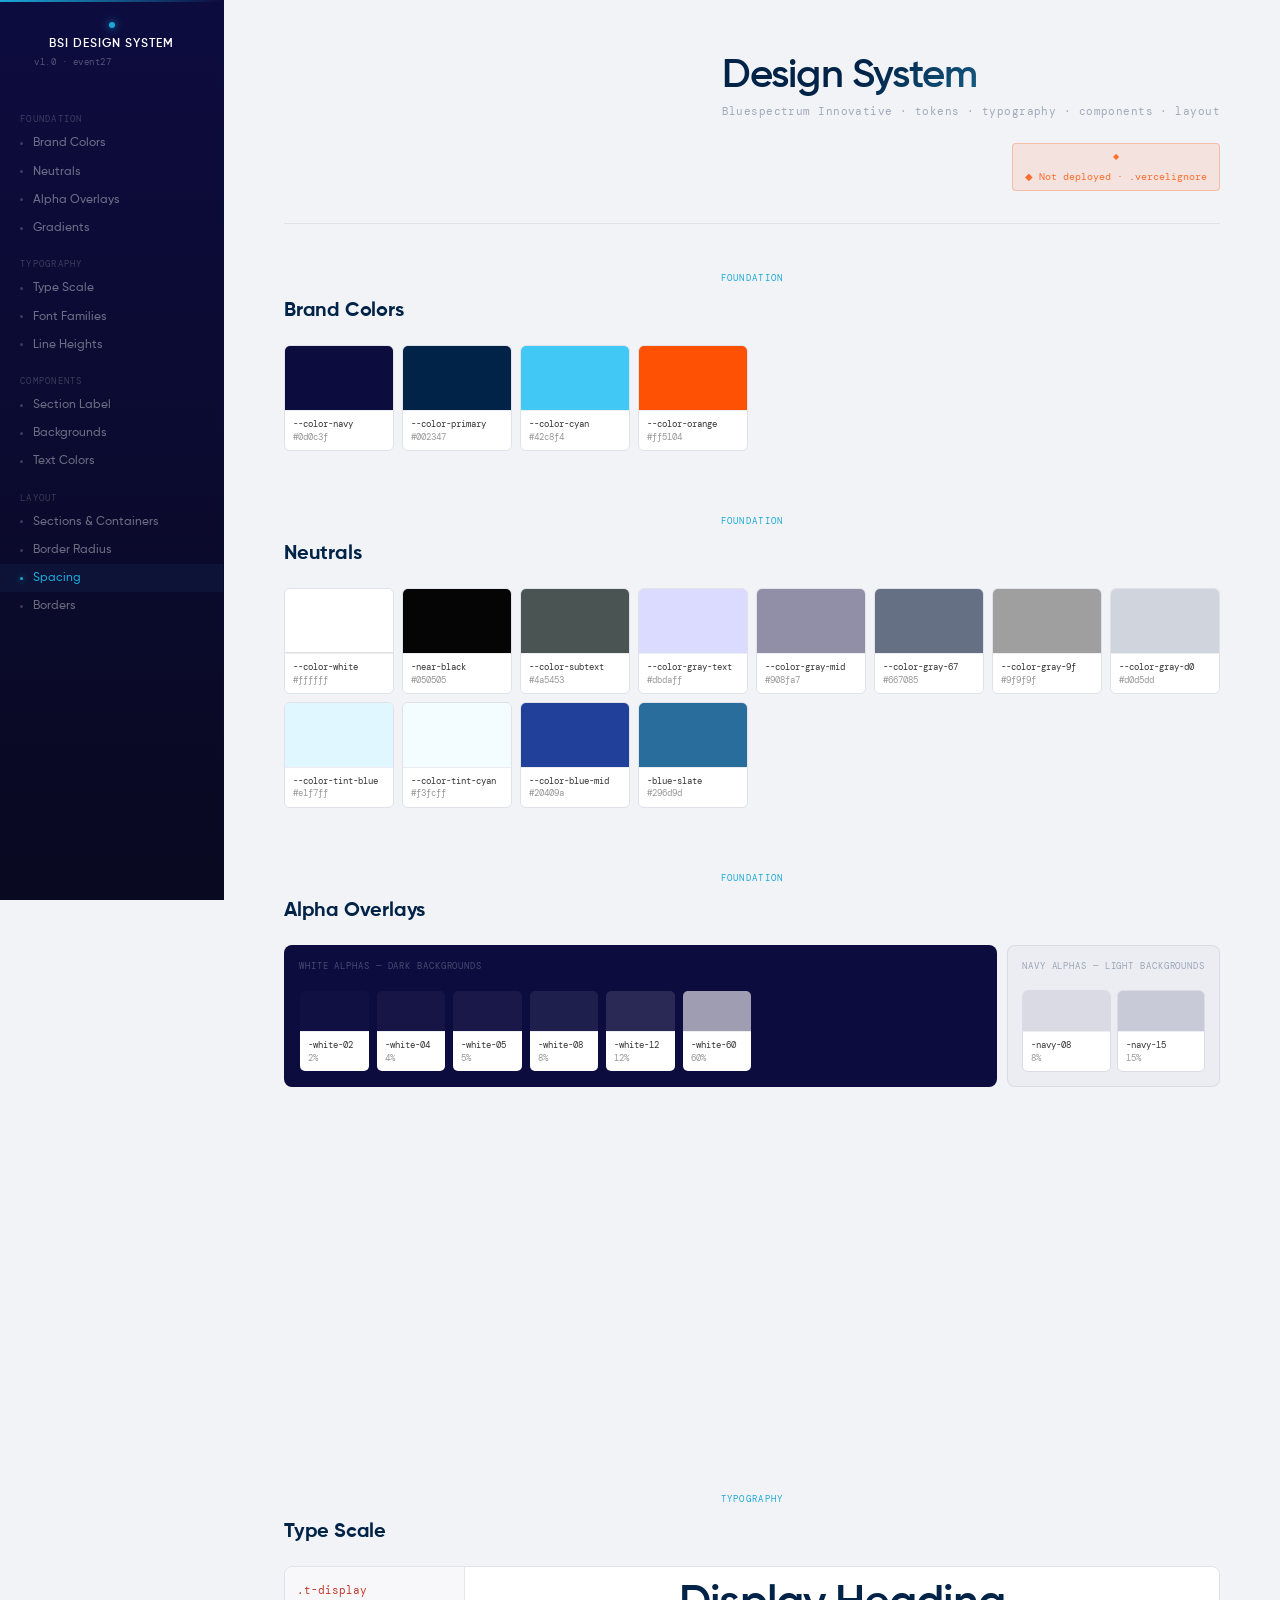
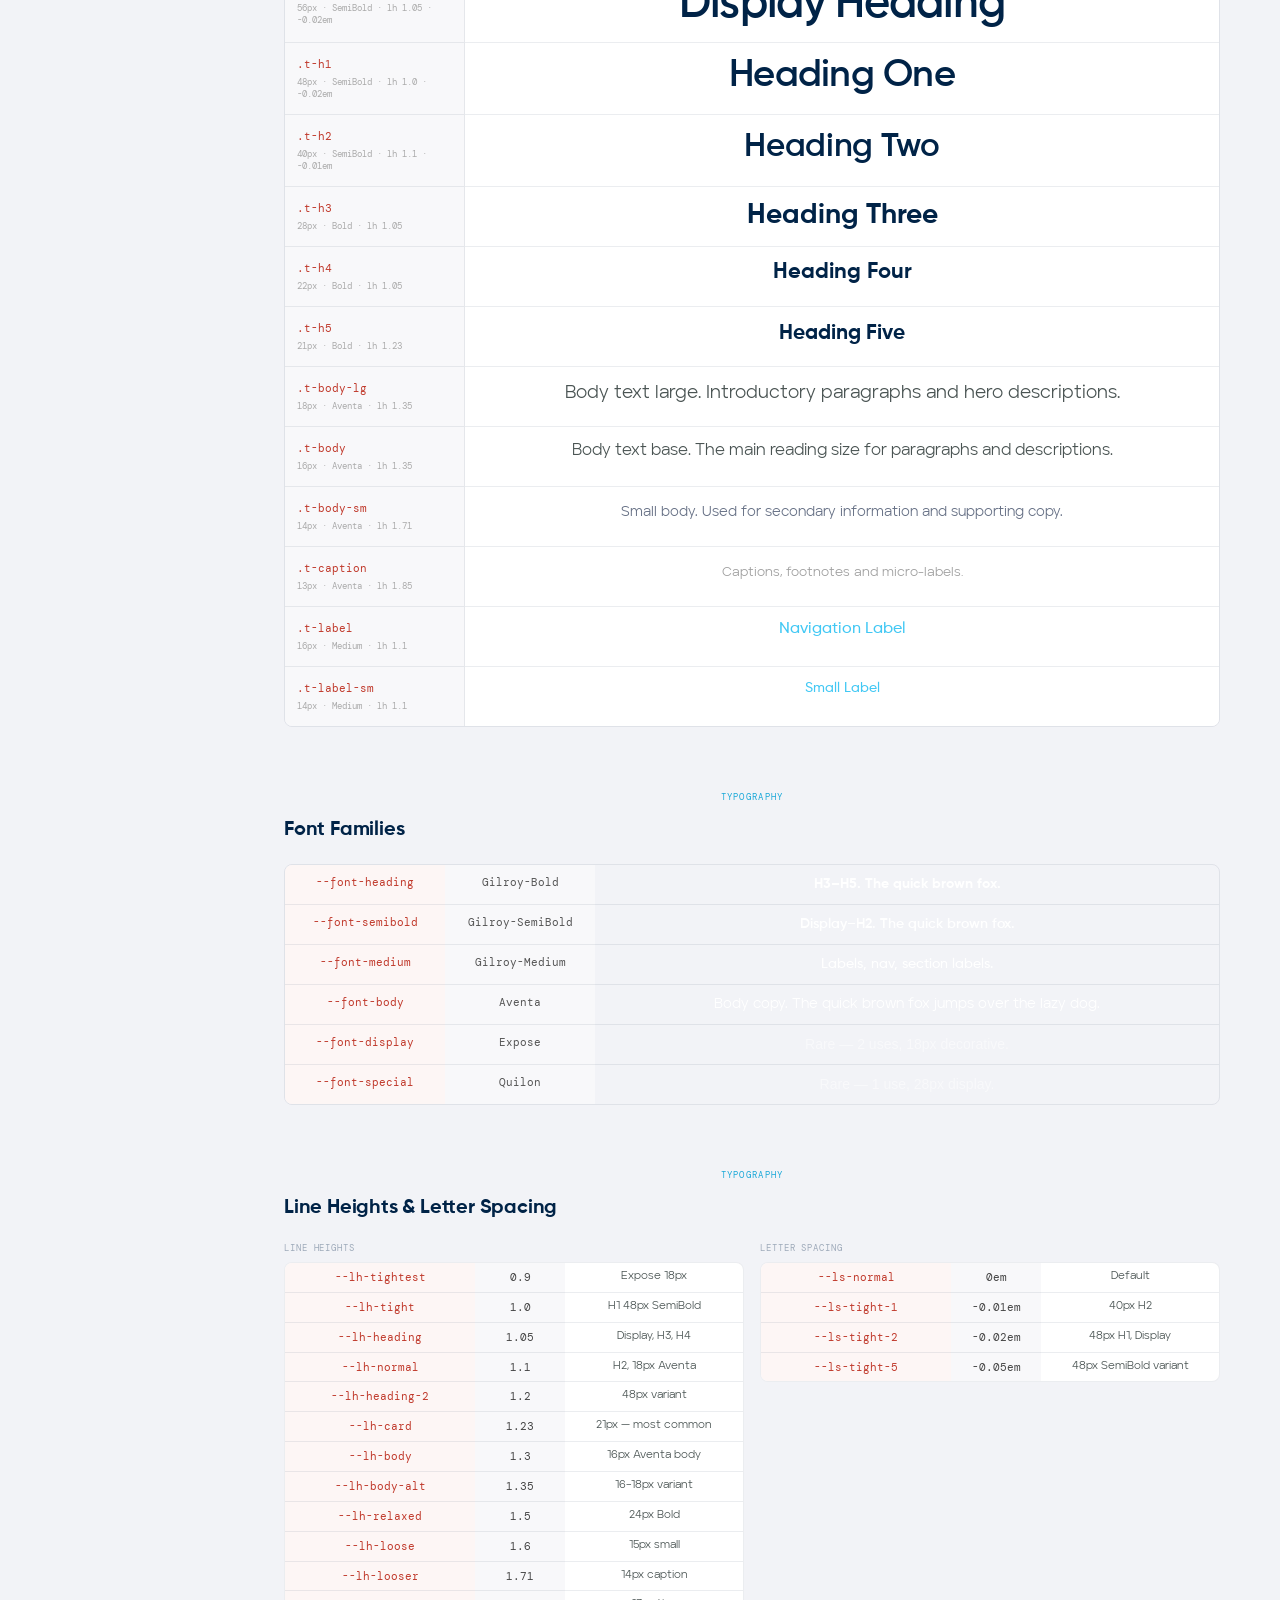
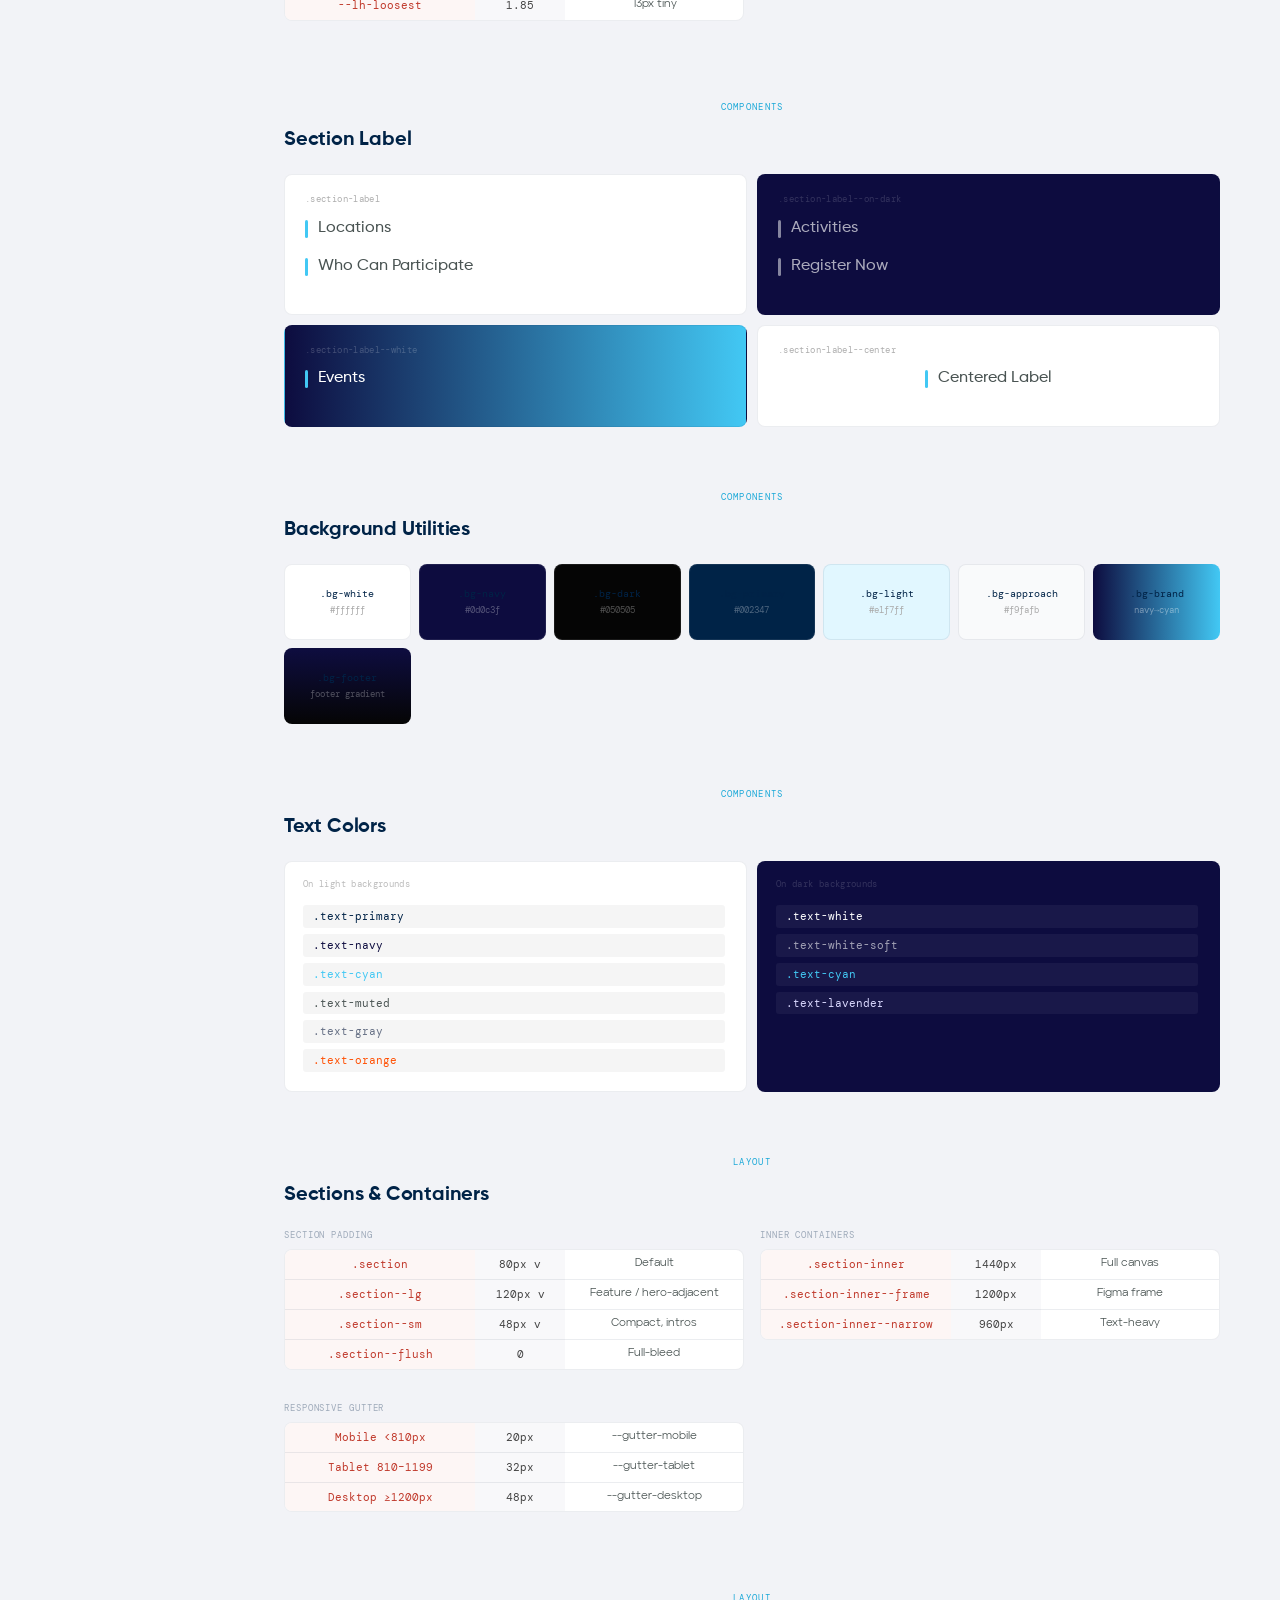
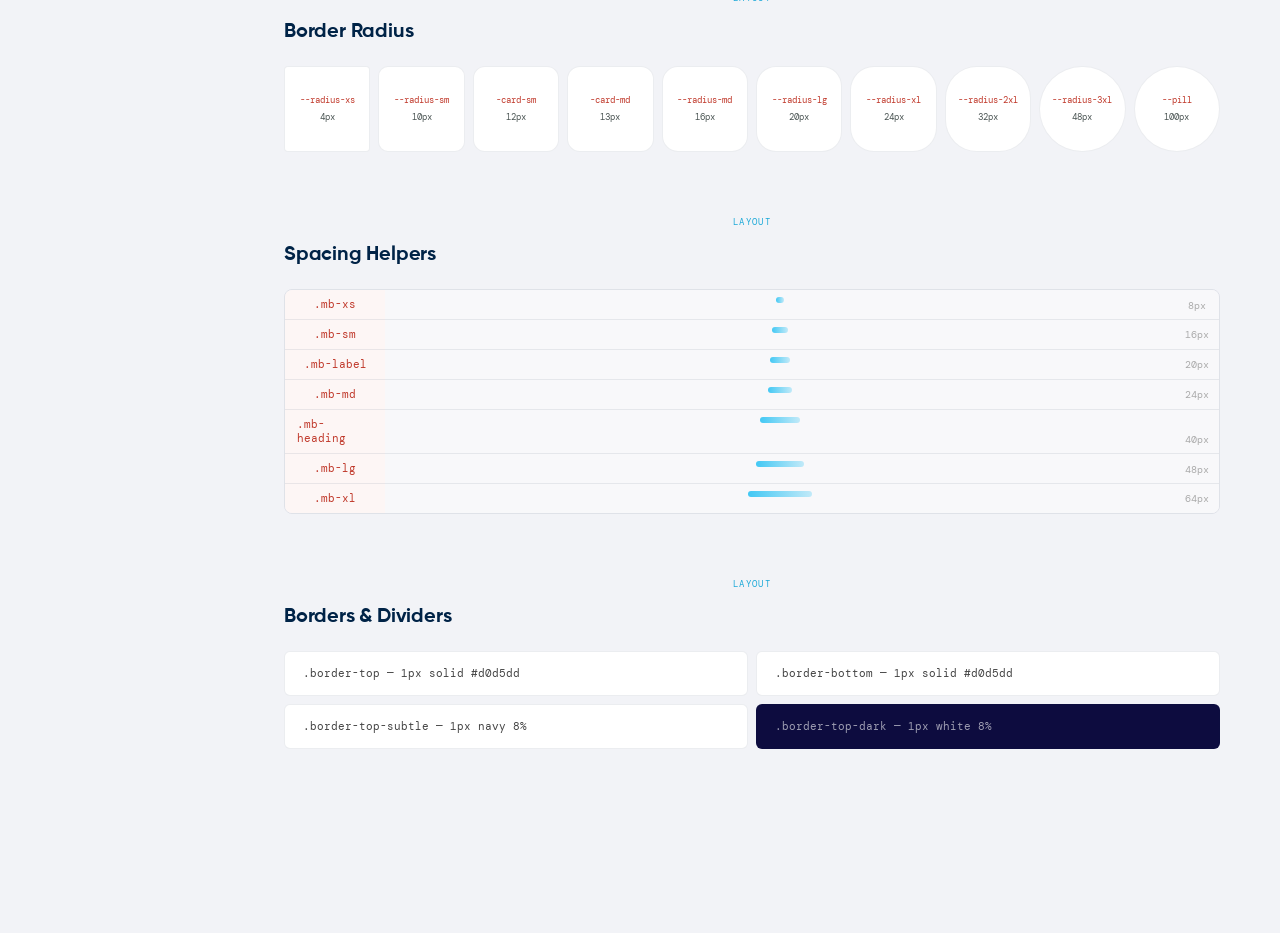
<file: styleguide.html>
<!DOCTYPE html>
<html lang="en">
<head>
  <meta charset="UTF-8" />
  <meta name="viewport" content="width=device-width, initial-scale=1.0" />
  <title>BSI — Design System</title>
  <link rel="stylesheet" href="assets/css/tokens.css" />
  <link rel="stylesheet" href="assets/css/system.css" />
  <link rel="stylesheet" href="styles.css" />
  <style>
    /* ═══════════════════════════════════════════════════════════
       STYLE GUIDE CHROME — light mode, clean editorial aesthetic
       Uses brand tokens throughout. Never deployed via .vercelignore
    ═══════════════════════════════════════════════════════════ */

    @import url('https://fonts.googleapis.com/css2?family=DM+Mono:ital,wght@0,300;0,400;0,500;1,300&display=swap');

    *, *::before, *::after { box-sizing: border-box; }

    :root {
      --sg-bg:        #f2f3f7;
      --sg-surface:   #ffffff;
      --sg-card:      #ffffff;
      --sg-border:    rgba(0, 35, 71, 0.1);
      --sg-border-s:  rgba(0, 35, 71, 0.08);
      --sg-mono:      'DM Mono', 'Courier New', monospace;
      --sg-nav-w:     224px;
      --sg-cyan:      #1aa8d8;   /* slightly deeper cyan — readable on white */
      --sg-red:       #ff5104;
      --sg-text:      #002347;   /* primary dark */
      --sg-muted:     #4a5453;   /* subtext */
      --sg-faint:     rgba(0,35,71,0.35);
    }

    html { scroll-behavior: smooth; }

    body {
      margin: 0;
      background: var(--sg-bg);
      font-family: var(--font-body);
      color: var(--sg-text);
      overflow-x: hidden;
    }

    /* ── NAV ── */
    .sg-nav {
      position: fixed;
      top: 0; left: 0;
      height: 100vh;
      width: var(--sg-nav-w);
      background: linear-gradient(180deg, #0d0c3f 0%, #090921 100%);
      border-right: 1px solid var(--sg-border);
      display: flex;
      flex-direction: column;
      z-index: 100;
      overflow: hidden;
    }
    /* accent line at top */
    .sg-nav::before {
      content: '';
      display: block;
      height: 2px;
      background: linear-gradient(90deg, var(--sg-cyan), transparent);
      flex-shrink: 0;
    }
    .sg-nav-logo {
      padding: 20px 20px 16px;
      border-bottom: 1px solid var(--sg-border-s);
    }
    .sg-nav-logo-mark {
      display: flex;
      align-items: center;
      gap: 8px;
      margin-bottom: 4px;
    }
    .sg-nav-dot {
      width: 6px; height: 6px;
      border-radius: 50%;
      background: var(--sg-cyan);
      box-shadow: 0 0 8px var(--sg-cyan);
    }
    .sg-nav-name {
      font-family: var(--font-semibold);
      font-size: 12px;
      color: #fff;
      letter-spacing: 0.08em;
      text-transform: uppercase;
    }
    .sg-nav-subtitle {
      font-family: var(--sg-mono);
      font-size: 9px;
      color: rgba(255,255,255,0.3);
      letter-spacing: 0.06em;
      padding-left: 14px;
    }
    .sg-nav-scroll {
      flex: 1;
      overflow-y: auto;
      padding: 12px 0 24px;
      scrollbar-width: none;
    }
    .sg-nav-scroll::-webkit-scrollbar { display: none; }
    .sg-nav-group {
      padding: 16px 20px 4px;
      font-family: var(--sg-mono);
      font-size: 9px;
      letter-spacing: 0.14em;
      text-transform: uppercase;
      color: rgba(255,255,255,0.2);
    }
    .sg-nav a {
      display: flex;
      align-items: center;
      gap: 10px;
      padding: 6px 20px;
      font-family: var(--font-medium);
      font-size: 12px;
      color: rgba(255,255,255,0.4);
      text-decoration: none;
      transition: color 0.15s, background 0.15s;
      position: relative;
    }
    .sg-nav a::before {
      content: '';
      width: 3px; height: 3px;
      border-radius: 50%;
      background: currentColor;
      flex-shrink: 0;
      opacity: 0.5;
      transition: opacity 0.15s, background 0.15s;
    }
    .sg-nav a:hover { color: rgba(255,255,255,0.75); }
    .sg-nav a.active {
      color: var(--sg-cyan);
      background: rgba(66,200,244,0.05);
    }
    .sg-nav a.active::before {
      background: var(--sg-cyan);
      opacity: 1;
      box-shadow: 0 0 6px var(--sg-cyan);
    }

    /* ── MAIN ── */
    .sg-main {
      margin-left: var(--sg-nav-w);
      padding: 56px 60px 120px;
      max-width: calc(var(--sg-nav-w) + 900px);
    }

    /* ── PAGE HEADER ── */
    .sg-header {
      margin-bottom: 48px;
      padding-bottom: 32px;
      border-bottom: 1px solid var(--sg-border-s);
      display: flex;
      align-items: flex-end;
      justify-content: space-between;
      gap: 24px;
    }
    .sg-header-title {
      font-family: var(--font-semibold);
      font-size: 40px;
      line-height: 1;
      letter-spacing: -0.02em;
      background: linear-gradient(135deg, var(--color-primary) 30%, var(--color-cyan));
      -webkit-background-clip: text;
      -webkit-text-fill-color: transparent;
      background-clip: text;
      margin-bottom: 8px;
    }
    .sg-header-sub {
      font-family: var(--sg-mono);
      font-size: 11px;
      color: var(--sg-faint);
      letter-spacing: 0.04em;
    }
    .sg-notice {
      display: inline-flex;
      align-items: center;
      gap: 8px;
      background: rgba(255, 81, 4, 0.1);
      border: 1px solid rgba(255,81,4,0.25);
      border-radius: 4px;
      padding: 7px 12px;
      font-family: var(--sg-mono);
      font-size: 10px;
      color: rgba(255,81,4,0.8);
      white-space: nowrap;
      flex-shrink: 0;
    }
    .sg-notice::before { content: '◆'; font-size: 8px; }

    /* ── SECTIONS ── */
    .sg-section {
      margin-bottom: 64px;
      animation: fadeUp 0.4s ease both;
    }
    @keyframes fadeUp {
      from { opacity: 0; transform: translateY(12px); }
      to   { opacity: 1; transform: translateY(0); }
    }
    .sg-section-eyebrow {
      display: flex;
      align-items: center;
      gap: 8px;
      margin-bottom: 6px;
    }
    .sg-section-eyebrow span {
      font-family: var(--sg-mono);
      font-size: 9px;
      letter-spacing: 0.14em;
      text-transform: uppercase;
      color: var(--sg-cyan);
    }
    .sg-section-eyebrow::after {
      content: '';
      flex: 1;
      height: 1px;
      background: var(--sg-border);
    }
    .sg-section-heading {
      font-family: var(--font-heading);
      font-size: 20px;
      font-weight: 400;
      color: var(--sg-text);
      margin: 0 0 20px;
      letter-spacing: -0.01em;
    }
    .sg-sub-label {
      font-family: var(--sg-mono);
      font-size: 9px;
      letter-spacing: 0.1em;
      text-transform: uppercase;
      color: var(--sg-faint);
      display: block;
      margin-bottom: 8px;
    }

    /* ── COLOR SWATCHES ── */
    .sg-swatches {
      display: grid;
      grid-template-columns: repeat(auto-fill, minmax(100px, 1fr));
      gap: 8px;
    }
    .sg-swatch {
      border-radius: 6px;
      overflow: hidden;
      border: 1px solid var(--sg-border-s);
      cursor: default;
      transition: transform 0.15s, box-shadow 0.15s;
      position: relative;
    }
    .sg-swatch:hover {
      transform: translateY(-2px);
      box-shadow: 0 8px 24px rgba(0,0,0,0.4);
      border-color: rgba(255,255,255,0.12);
    }
    .sg-swatch-color { height: 64px; }
    .sg-swatch-label {
      background: #fff;
      padding: 7px 8px;
      border-top: 1px solid var(--sg-border-s);
    }
    .sg-swatch-name {
      font-family: var(--sg-mono);
      font-size: 9px;
      color: #333;
      display: block;
      line-height: 1.4;
    }
    .sg-swatch-hex {
      font-family: var(--sg-mono);
      font-size: 9px;
      color: #999;
      display: block;
    }

    /* ── GRADIENT SWATCHES ── */
    .sg-grad-grid {
      display: grid;
      grid-template-columns: repeat(auto-fill, minmax(168px, 1fr));
      gap: 8px;
    }
    .sg-grad-swatch {
      border-radius: 6px;
      overflow: hidden;
      border: 1px solid var(--sg-border-s);
      transition: transform 0.15s;
    }
    .sg-grad-swatch:hover { transform: translateY(-2px); }
    .sg-grad-color  { height: 56px; }
    .sg-grad-label  {
      background: #fff;
      padding: 7px 10px;
      border-top: 1px solid var(--sg-border-s);
    }
    .sg-grad-name { font-family: var(--sg-mono); font-size: 10px; color: #333; display: block; }
    .sg-grad-desc { font-family: var(--sg-mono); font-size: 9px; color: #999; }

    /* ── ALPHA PANELS ── */
    .sg-alpha-panels {
      display: grid;
      grid-template-columns: 1fr auto;
      gap: 10px;
      align-items: start;
    }
    .sg-alpha-panel {
      border-radius: 8px;
      padding: 14px;
      border: 1px solid var(--sg-border-s);
    }
    .sg-alpha-swatches {
      display: grid;
      grid-template-columns: repeat(auto-fill, minmax(68px, 1fr));
      gap: 6px;
      margin-top: 10px;
    }

    /* ── TOKEN GRID ── */
    .sg-token-grid {
      display: grid;
      grid-template-columns: 190px 90px 1fr;
      border: 1px solid var(--sg-border-s);
      border-radius: 8px;
      overflow: hidden;
      margin-bottom: 16px;
      background: #fff;
    }
    .sg-token-grid > * {
      padding: 7px 12px;
      border-bottom: 1px solid var(--sg-border-s);
      font-size: 12px;
      display: flex;
      align-items: center;
    }
    .sg-token-grid > *:nth-last-child(-n+3) { border-bottom: none; }
    .sg-tg-name  { font-family: var(--sg-mono); font-size: 11px; color: #c0392b; background: #fdf6f5; }
    .sg-tg-val   { font-family: var(--sg-mono); font-size: 11px; color: #444; background: #f8f8fa; }
    .sg-tg-desc  { color: var(--sg-muted); font-size: 11px; }

    /* ── TYPE SCALE ── */
    .sg-type-grid {
      display: grid;
      grid-template-columns: 180px 1fr;
      border: 1px solid var(--sg-border-s);
      border-radius: 8px;
      overflow: hidden;
    }
    .sg-type-meta {
      padding: 14px 12px;
      border-bottom: 1px solid var(--sg-border-s);
      border-right: 1px solid var(--sg-border-s);
      background: #f8f8fa;
      display: flex;
      flex-direction: column;
      justify-content: center;
      gap: 4px;
    }
    .sg-type-sample {
      padding: 14px 20px;
      border-bottom: 1px solid var(--sg-border-s);
      display: flex;
      align-items: center;
      background: #fff;
    }
    .sg-type-meta:nth-last-child(-n+2),
    .sg-type-sample:nth-last-child(-n+2) { border-bottom: none; }
    .sg-type-class { font-family: var(--sg-mono); font-size: 11px; color: #c0392b; }
    .sg-type-spec  { font-family: var(--sg-mono); font-size: 9px; color: #aaa; }

    /* ── FONT FAMILIES ── */
    .sg-font-grid {
      display: grid;
      grid-template-columns: 160px 150px 1fr;
      border: 1px solid var(--sg-border-s);
      border-radius: 8px;
      overflow: hidden;
    }
    .sg-font-grid > * {
      padding: 10px 12px;
      border-bottom: 1px solid var(--sg-border-s);
      display: flex;
      align-items: center;
    }
    .sg-font-grid > *:nth-last-child(-n+3) { border-bottom: none; }
    .sg-fg-name   { font-family: var(--sg-mono); font-size: 11px; color: #c0392b; background: #fdf6f5; }
    .sg-fg-family { font-family: var(--sg-mono); font-size: 11px; color: #555; background: #f8f8fa; }
    .sg-fg-sample { color: var(--sg-text); font-size: 14px; }

    /* ── SECTION LABEL PREVIEWS ── */
    .sg-label-grid {
      display: grid;
      grid-template-columns: 1fr 1fr;
      gap: 10px;
    }
    .sg-label-panel {
      border-radius: 8px;
      padding: 18px 20px;
      border: 1px solid var(--sg-border-s);
    }
    .sg-label-panel code {
      font-family: var(--sg-mono);
      font-size: 9px;
      letter-spacing: 0.04em;
      display: block;
      margin-bottom: 14px;
      opacity: 0.4;
    }
    .sg-label-panel-light { background: rgba(255,255,255,0.97); }
    .sg-label-panel-light code { color: #333; }
    .sg-label-panel-dark  { background: var(--color-navy); }
    .sg-label-panel-dark code { color: rgba(255,255,255,0.4); }
    .sg-label-panel-brand { background: var(--gradient-brand); }
    .sg-label-panel-brand code { color: rgba(255,255,255,0.5); }

    /* ── BG GRID ── */
    .sg-bg-grid {
      display: grid;
      grid-template-columns: repeat(auto-fill, minmax(120px, 1fr));
      gap: 8px;
    }
    .sg-bg-swatch {
      height: 76px;
      border-radius: 8px;
      display: flex;
      flex-direction: column;
      align-items: center;
      justify-content: center;
      gap: 4px;
      border: 1px solid var(--sg-border-s);
      transition: transform 0.15s;
    }
    .sg-bg-swatch:hover { transform: translateY(-2px); }
    .sg-bg-swatch span { font-family: var(--sg-mono); font-size: 10px; }

    /* ── TEXT COLORS ── */
    .sg-text-panels {
      display: grid;
      grid-template-columns: 1fr 1fr;
      gap: 10px;
    }
    .sg-text-panel {
      border-radius: 8px;
      padding: 16px 18px;
      border: 1px solid var(--sg-border-s);
    }
    .sg-text-panel code {
      font-family: var(--sg-mono);
      font-size: 9px;
      letter-spacing: 0.04em;
      display: block;
      margin-bottom: 12px;
      opacity: 0.4;
    }
    .sg-text-panel-light { background: rgba(255,255,255,0.96); }
    .sg-text-panel-light code { color: #555; }
    .sg-text-panel-dark  { background: var(--color-navy); }
    .sg-text-panel-dark code { color: rgba(255,255,255,0.4); }
    .sg-text-chip {
      display: inline-block;
      padding: 4px 10px;
      border-radius: 3px;
      font-family: var(--sg-mono);
      font-size: 11px;
      margin: 3px 3px 3px 0;
      background: rgba(0,0,0,0.04);
    }
    .sg-text-panel-dark .sg-text-chip { background: rgba(255,255,255,0.05); }

    /* ── RADIUS GRID ── */
    .sg-radius-grid {
      display: grid;
      grid-template-columns: repeat(auto-fill, minmax(84px, 1fr));
      gap: 8px;
    }
    .sg-radius-box {
      aspect-ratio: 1;
      background: #fff;
      border: 1px solid var(--sg-border-s);
      display: flex;
      flex-direction: column;
      align-items: center;
      justify-content: center;
      gap: 4px;
      transition: border-color 0.15s, box-shadow 0.15s;
    }
    .sg-radius-box:hover {
      border-color: var(--color-cyan);
      box-shadow: 0 4px 16px rgba(0,35,71,0.1);
    }
    .sg-radius-box span { font-family: var(--sg-mono); font-size: 9px; color: var(--sg-muted); text-align: center; line-height: 1.4; }
    .sg-radius-box span:first-child { color: #c0392b; }

    /* ── SPACING ── */
    .sg-spacing-grid {
      display: grid;
      grid-template-columns: 100px 1fr 44px;
      border: 1px solid var(--sg-border-s);
      border-radius: 8px;
      overflow: hidden;
    }
    .sg-spacing-grid > * {
      padding: 7px 12px;
      border-bottom: 1px solid var(--sg-border-s);
      display: flex;
      align-items: center;
    }
    .sg-spacing-grid > *:nth-last-child(-n+3) { border-bottom: none; }
    .sg-sp-name { font-family: var(--sg-mono); font-size: 11px; color: #c0392b; background: #fdf6f5; }
    .sg-sp-bar  { background: #f8f8fa; }
    .sg-sp-val  { font-family: var(--sg-mono); font-size: 10px; color: #aaa; justify-content: flex-end; background: #f8f8fa; }
    .sg-bar     { background: linear-gradient(90deg, var(--color-cyan), rgba(66,200,244,0.3)); height: 6px; border-radius: 3px; }

    /* ── BORDERS ── */
    .sg-border-grid {
      display: grid;
      grid-template-columns: 1fr 1fr;
      gap: 8px;
    }
    .sg-border-demo {
      padding: 14px 18px;
      border-radius: 6px;
      font-family: var(--sg-mono);
      font-size: 11px;
      border: 1px solid var(--sg-border-s);
    }
    .sg-border-demo-light { background: rgba(255,255,255,0.95); color: #444; }
    .sg-border-demo-dark  { background: var(--color-navy); color: rgba(255,255,255,0.6); }

    /* ── SCROLL-SPY ANIMATION ── */
    .sg-section { opacity: 0; transform: translateY(16px); transition: opacity 0.5s ease, transform 0.5s ease; }
    .sg-section.visible { opacity: 1; transform: translateY(0); }
  </style>
</head>
<body>

<!-- ── NAV ── -->
<nav class="sg-nav">
  <div class="sg-nav-logo">
    <div class="sg-nav-logo-mark">
      <div class="sg-nav-dot"></div>
      <span class="sg-nav-name">BSI Design System</span>
    </div>
    <div class="sg-nav-subtitle">v1.0 · event27</div>
  </div>
  <div class="sg-nav-scroll">
    <div class="sg-nav-group">Foundation</div>
    <a href="#colors-brand">Brand Colors</a>
    <a href="#colors-neutral">Neutrals</a>
    <a href="#colors-alpha">Alpha Overlays</a>
    <a href="#gradients">Gradients</a>
    <div class="sg-nav-group">Typography</div>
    <a href="#type-scale">Type Scale</a>
    <a href="#type-families">Font Families</a>
    <a href="#type-lineheight">Line Heights</a>
    <div class="sg-nav-group">Components</div>
    <a href="#section-label">Section Label</a>
    <a href="#backgrounds">Backgrounds</a>
    <a href="#text-colors">Text Colors</a>
    <div class="sg-nav-group">Layout</div>
    <a href="#layout">Sections &amp; Containers</a>
    <a href="#radius">Border Radius</a>
    <a href="#spacing">Spacing</a>
    <a href="#borders">Borders</a>
  </div>
</nav>

<!-- ── MAIN ── -->
<main class="sg-main">

  <div class="sg-header">
    <div>
      <div class="sg-header-title">Design System</div>
      <div class="sg-header-sub">Bluespectrum Innovative · tokens · typography · components · layout</div>
    </div>
    <div class="sg-notice">◆ Not deployed · .vercelignore</div>
  </div>

  <!-- BRAND COLORS -->
  <section class="sg-section" id="colors-brand">
    <div class="sg-section-eyebrow"><span>Foundation</span></div>
    <h2 class="sg-section-heading">Brand Colors</h2>
    <div class="sg-swatches">
      <div class="sg-swatch"><div class="sg-swatch-color" style="background:var(--color-navy);"></div><div class="sg-swatch-label"><span class="sg-swatch-name">--color-navy</span><span class="sg-swatch-hex">#0d0c3f</span></div></div>
      <div class="sg-swatch"><div class="sg-swatch-color" style="background:var(--color-primary);"></div><div class="sg-swatch-label"><span class="sg-swatch-name">--color-primary</span><span class="sg-swatch-hex">#002347</span></div></div>
      <div class="sg-swatch"><div class="sg-swatch-color" style="background:var(--color-cyan);"></div><div class="sg-swatch-label"><span class="sg-swatch-name">--color-cyan</span><span class="sg-swatch-hex">#42c8f4</span></div></div>
      <div class="sg-swatch"><div class="sg-swatch-color" style="background:var(--color-orange);"></div><div class="sg-swatch-label"><span class="sg-swatch-name">--color-orange</span><span class="sg-swatch-hex">#ff5104</span></div></div>
    </div>
  </section>

  <!-- NEUTRALS -->
  <section class="sg-section" id="colors-neutral">
    <div class="sg-section-eyebrow"><span>Foundation</span></div>
    <h2 class="sg-section-heading">Neutrals</h2>
    <div class="sg-swatches">
      <div class="sg-swatch"><div class="sg-swatch-color" style="background:#fff;border-bottom:1px solid #e0e0e0;"></div><div class="sg-swatch-label"><span class="sg-swatch-name">--color-white</span><span class="sg-swatch-hex">#ffffff</span></div></div>
      <div class="sg-swatch"><div class="sg-swatch-color" style="background:var(--color-near-black);"></div><div class="sg-swatch-label"><span class="sg-swatch-name">-near-black</span><span class="sg-swatch-hex">#050505</span></div></div>
      <div class="sg-swatch"><div class="sg-swatch-color" style="background:var(--color-subtext);"></div><div class="sg-swatch-label"><span class="sg-swatch-name">--color-subtext</span><span class="sg-swatch-hex">#4a5453</span></div></div>
      <div class="sg-swatch"><div class="sg-swatch-color" style="background:var(--color-gray-text);"></div><div class="sg-swatch-label"><span class="sg-swatch-name">--color-gray-text</span><span class="sg-swatch-hex">#dbdaff</span></div></div>
      <div class="sg-swatch"><div class="sg-swatch-color" style="background:var(--color-gray-mid);"></div><div class="sg-swatch-label"><span class="sg-swatch-name">--color-gray-mid</span><span class="sg-swatch-hex">#908fa7</span></div></div>
      <div class="sg-swatch"><div class="sg-swatch-color" style="background:var(--color-gray-67);"></div><div class="sg-swatch-label"><span class="sg-swatch-name">--color-gray-67</span><span class="sg-swatch-hex">#667085</span></div></div>
      <div class="sg-swatch"><div class="sg-swatch-color" style="background:var(--color-gray-9f);"></div><div class="sg-swatch-label"><span class="sg-swatch-name">--color-gray-9f</span><span class="sg-swatch-hex">#9f9f9f</span></div></div>
      <div class="sg-swatch"><div class="sg-swatch-color" style="background:var(--color-gray-d0);"></div><div class="sg-swatch-label"><span class="sg-swatch-name">--color-gray-d0</span><span class="sg-swatch-hex">#d0d5dd</span></div></div>
      <div class="sg-swatch"><div class="sg-swatch-color" style="background:var(--color-tint-blue);"></div><div class="sg-swatch-label"><span class="sg-swatch-name">--color-tint-blue</span><span class="sg-swatch-hex">#e1f7ff</span></div></div>
      <div class="sg-swatch"><div class="sg-swatch-color" style="background:var(--color-tint-cyan);"></div><div class="sg-swatch-label"><span class="sg-swatch-name">--color-tint-cyan</span><span class="sg-swatch-hex">#f3fcff</span></div></div>
      <div class="sg-swatch"><div class="sg-swatch-color" style="background:var(--color-blue-mid);"></div><div class="sg-swatch-label"><span class="sg-swatch-name">--color-blue-mid</span><span class="sg-swatch-hex">#20409a</span></div></div>
      <div class="sg-swatch"><div class="sg-swatch-color" style="background:var(--color-blue-slate);"></div><div class="sg-swatch-label"><span class="sg-swatch-name">-blue-slate</span><span class="sg-swatch-hex">#296d9d</span></div></div>
    </div>
  </section>

  <!-- ALPHA OVERLAYS -->
  <section class="sg-section" id="colors-alpha">
    <div class="sg-section-eyebrow"><span>Foundation</span></div>
    <h2 class="sg-section-heading">Alpha Overlays</h2>
    <div class="sg-alpha-panels">
      <div class="sg-alpha-panel" style="background:var(--color-navy);">
        <span class="sg-sub-label" style="color:rgba(255,255,255,0.25);">White alphas — dark backgrounds</span>
        <div class="sg-alpha-swatches">
          <div class="sg-swatch"><div class="sg-swatch-color" style="background:var(--color-white-02);height:40px;"></div><div class="sg-swatch-label"><span class="sg-swatch-name">-white-02</span><span class="sg-swatch-hex">2%</span></div></div>
          <div class="sg-swatch"><div class="sg-swatch-color" style="background:var(--color-white-04);height:40px;"></div><div class="sg-swatch-label"><span class="sg-swatch-name">-white-04</span><span class="sg-swatch-hex">4%</span></div></div>
          <div class="sg-swatch"><div class="sg-swatch-color" style="background:var(--color-white-05);height:40px;"></div><div class="sg-swatch-label"><span class="sg-swatch-name">-white-05</span><span class="sg-swatch-hex">5%</span></div></div>
          <div class="sg-swatch"><div class="sg-swatch-color" style="background:var(--color-white-08);height:40px;"></div><div class="sg-swatch-label"><span class="sg-swatch-name">-white-08</span><span class="sg-swatch-hex">8%</span></div></div>
          <div class="sg-swatch"><div class="sg-swatch-color" style="background:var(--color-white-12);height:40px;"></div><div class="sg-swatch-label"><span class="sg-swatch-name">-white-12</span><span class="sg-swatch-hex">12%</span></div></div>
          <div class="sg-swatch"><div class="sg-swatch-color" style="background:var(--color-white-60);height:40px;"></div><div class="sg-swatch-label"><span class="sg-swatch-name">-white-60</span><span class="sg-swatch-hex">60%</span></div></div>
        </div>
      </div>
      <div class="sg-alpha-panel" style="background:#ecedf2;">
        <span class="sg-sub-label">Navy alphas — light backgrounds</span>
        <div class="sg-alpha-swatches" style="grid-template-columns:1fr 1fr;">
          <div class="sg-swatch"><div class="sg-swatch-color" style="background:var(--color-navy-08);height:40px;"></div><div class="sg-swatch-label"><span class="sg-swatch-name">-navy-08</span><span class="sg-swatch-hex">8%</span></div></div>
          <div class="sg-swatch"><div class="sg-swatch-color" style="background:var(--color-navy-15);height:40px;"></div><div class="sg-swatch-label"><span class="sg-swatch-name">-navy-15</span><span class="sg-swatch-hex">15%</span></div></div>
        </div>
      </div>
    </div>
  </section>

  <!-- GRADIENTS -->
  <section class="sg-section" id="gradients">
    <div class="sg-section-eyebrow"><span>Foundation</span></div>
    <h2 class="sg-section-heading">Gradients</h2>
    <div class="sg-grad-grid">
      <div class="sg-grad-swatch"><div class="sg-grad-color" style="background:var(--gradient-brand);"></div><div class="sg-grad-label"><span class="sg-grad-name">--gradient-brand</span><span class="sg-grad-desc">navy → cyan</span></div></div>
      <div class="sg-grad-swatch"><div class="sg-grad-color" style="background:var(--gradient-footer);"></div><div class="sg-grad-label"><span class="sg-grad-name">--gradient-footer</span><span class="sg-grad-desc">near-black → navy</span></div></div>
      <div class="sg-grad-swatch"><div class="sg-grad-color" style="background:var(--gradient-card);"></div><div class="sg-grad-label"><span class="sg-grad-name">--gradient-card</span><span class="sg-grad-desc">white → tint-blue</span></div></div>
      <div class="sg-grad-swatch"><div class="sg-grad-color" style="background:var(--gradient-about);"></div><div class="sg-grad-label"><span class="sg-grad-name">--gradient-about</span><span class="sg-grad-desc">white → gray-50</span></div></div>
      <div class="sg-grad-swatch"><div class="sg-grad-color" style="background:var(--gradient-icon);"></div><div class="sg-grad-label"><span class="sg-grad-name">--gradient-icon</span><span class="sg-grad-desc">navy → cyan 145°</span></div></div>
      <div class="sg-grad-swatch"><div class="sg-grad-color" style="background:var(--gradient-scrim-h);"></div><div class="sg-grad-label"><span class="sg-grad-name">--gradient-scrim-h</span><span class="sg-grad-desc">dark → transparent</span></div></div>
      <div class="sg-grad-swatch"><div class="sg-grad-color" style="background:var(--gradient-scrim-v);"></div><div class="sg-grad-label"><span class="sg-grad-name">--gradient-scrim-v</span><span class="sg-grad-desc">navy → transparent</span></div></div>
    </div>
  </section>

  <!-- TYPE SCALE -->
  <section class="sg-section" id="type-scale">
    <div class="sg-section-eyebrow"><span>Typography</span></div>
    <h2 class="sg-section-heading">Type Scale</h2>
    <div class="sg-type-grid">
      <div class="sg-type-meta"><span class="sg-type-class">.t-display</span><span class="sg-type-spec">56px · SemiBold · lh 1.05 · -0.02em</span></div>
      <div class="sg-type-sample"><span class="t-display text-primary" style="font-size:clamp(24px,3.5vw,56px);">Display Heading</span></div>
      <div class="sg-type-meta"><span class="sg-type-class">.t-h1</span><span class="sg-type-spec">48px · SemiBold · lh 1.0 · -0.02em</span></div>
      <div class="sg-type-sample"><span class="t-h1 text-primary" style="font-size:clamp(22px,3vw,48px);">Heading One</span></div>
      <div class="sg-type-meta"><span class="sg-type-class">.t-h2</span><span class="sg-type-spec">40px · SemiBold · lh 1.1 · -0.01em</span></div>
      <div class="sg-type-sample"><span class="t-h2 text-primary" style="font-size:clamp(20px,2.6vw,40px);">Heading Two</span></div>
      <div class="sg-type-meta"><span class="sg-type-class">.t-h3</span><span class="sg-type-spec">28px · Bold · lh 1.05</span></div>
      <div class="sg-type-sample"><span class="t-h3 text-primary">Heading Three</span></div>
      <div class="sg-type-meta"><span class="sg-type-class">.t-h4</span><span class="sg-type-spec">22px · Bold · lh 1.05</span></div>
      <div class="sg-type-sample"><span class="t-h4 text-primary">Heading Four</span></div>
      <div class="sg-type-meta"><span class="sg-type-class">.t-h5</span><span class="sg-type-spec">21px · Bold · lh 1.23</span></div>
      <div class="sg-type-sample"><span class="t-h5 text-primary">Heading Five</span></div>
      <div class="sg-type-meta"><span class="sg-type-class">.t-body-lg</span><span class="sg-type-spec">18px · Aventa · lh 1.35</span></div>
      <div class="sg-type-sample"><span class="t-body-lg" style="color:var(--color-subtext);">Body text large. Introductory paragraphs and hero descriptions.</span></div>
      <div class="sg-type-meta"><span class="sg-type-class">.t-body</span><span class="sg-type-spec">16px · Aventa · lh 1.35</span></div>
      <div class="sg-type-sample"><span class="t-body" style="color:var(--color-subtext);">Body text base. The main reading size for paragraphs and descriptions.</span></div>
      <div class="sg-type-meta"><span class="sg-type-class">.t-body-sm</span><span class="sg-type-spec">14px · Aventa · lh 1.71</span></div>
      <div class="sg-type-sample"><span class="t-body-sm" style="color:var(--color-gray-67);">Small body. Used for secondary information and supporting copy.</span></div>
      <div class="sg-type-meta"><span class="sg-type-class">.t-caption</span><span class="sg-type-spec">13px · Aventa · lh 1.85</span></div>
      <div class="sg-type-sample"><span class="t-caption" style="color:var(--color-gray-9f);">Captions, footnotes and micro-labels.</span></div>
      <div class="sg-type-meta"><span class="sg-type-class">.t-label</span><span class="sg-type-spec">16px · Medium · lh 1.1</span></div>
      <div class="sg-type-sample"><span class="t-label text-cyan">Navigation Label</span></div>
      <div class="sg-type-meta"><span class="sg-type-class">.t-label-sm</span><span class="sg-type-spec">14px · Medium · lh 1.1</span></div>
      <div class="sg-type-sample"><span class="t-label-sm text-cyan">Small Label</span></div>
    </div>
  </section>

  <!-- FONT FAMILIES -->
  <section class="sg-section" id="type-families">
    <div class="sg-section-eyebrow"><span>Typography</span></div>
    <h2 class="sg-section-heading">Font Families</h2>
    <div class="sg-font-grid">
      <div class="sg-fg-name">--font-heading</div><div class="sg-fg-family">Gilroy-Bold</div><div class="sg-fg-sample" style="font-family:var(--font-heading);color:#fff;">H3–H5. The quick brown fox.</div>
      <div class="sg-fg-name">--font-semibold</div><div class="sg-fg-family">Gilroy-SemiBold</div><div class="sg-fg-sample" style="font-family:var(--font-semibold);color:#fff;">Display–H2. The quick brown fox.</div>
      <div class="sg-fg-name">--font-medium</div><div class="sg-fg-family">Gilroy-Medium</div><div class="sg-fg-sample" style="font-family:var(--font-medium);color:#fff;">Labels, nav, section labels.</div>
      <div class="sg-fg-name">--font-body</div><div class="sg-fg-family">Aventa</div><div class="sg-fg-sample" style="font-family:var(--font-body);color:#fff;">Body copy. The quick brown fox jumps over the lazy dog.</div>
      <div class="sg-fg-name">--font-display</div><div class="sg-fg-family">Expose</div><div class="sg-fg-sample" style="font-family:var(--font-display);color:rgba(255,255,255,0.5);">Rare — 2 uses, 18px decorative.</div>
      <div class="sg-fg-name">--font-special</div><div class="sg-fg-family">Quilon</div><div class="sg-fg-sample" style="font-family:var(--font-special);color:rgba(255,255,255,0.5);">Rare — 1 use, 28px display.</div>
    </div>
  </section>

  <!-- LINE HEIGHTS + LETTER SPACING -->
  <section class="sg-section" id="type-lineheight">
    <div class="sg-section-eyebrow"><span>Typography</span></div>
    <h2 class="sg-section-heading">Line Heights &amp; Letter Spacing</h2>
    <div style="display:grid;grid-template-columns:1fr 1fr;gap:16px;">
      <div>
        <span class="sg-sub-label">Line heights</span>
        <div class="sg-token-grid">
          <div class="sg-tg-name">--lh-tightest</div><div class="sg-tg-val">0.9</div><div class="sg-tg-desc">Expose 18px</div>
          <div class="sg-tg-name">--lh-tight</div><div class="sg-tg-val">1.0</div><div class="sg-tg-desc">H1 48px SemiBold</div>
          <div class="sg-tg-name">--lh-heading</div><div class="sg-tg-val">1.05</div><div class="sg-tg-desc">Display, H3, H4</div>
          <div class="sg-tg-name">--lh-normal</div><div class="sg-tg-val">1.1</div><div class="sg-tg-desc">H2, 18px Aventa</div>
          <div class="sg-tg-name">--lh-heading-2</div><div class="sg-tg-val">1.2</div><div class="sg-tg-desc">48px variant</div>
          <div class="sg-tg-name">--lh-card</div><div class="sg-tg-val">1.23</div><div class="sg-tg-desc">21px — most common</div>
          <div class="sg-tg-name">--lh-body</div><div class="sg-tg-val">1.3</div><div class="sg-tg-desc">16px Aventa body</div>
          <div class="sg-tg-name">--lh-body-alt</div><div class="sg-tg-val">1.35</div><div class="sg-tg-desc">16–18px variant</div>
          <div class="sg-tg-name">--lh-relaxed</div><div class="sg-tg-val">1.5</div><div class="sg-tg-desc">24px Bold</div>
          <div class="sg-tg-name">--lh-loose</div><div class="sg-tg-val">1.6</div><div class="sg-tg-desc">15px small</div>
          <div class="sg-tg-name">--lh-looser</div><div class="sg-tg-val">1.71</div><div class="sg-tg-desc">14px caption</div>
          <div class="sg-tg-name">--lh-loosest</div><div class="sg-tg-val">1.85</div><div class="sg-tg-desc">13px tiny</div>
        </div>
      </div>
      <div>
        <span class="sg-sub-label">Letter spacing</span>
        <div class="sg-token-grid">
          <div class="sg-tg-name">--ls-normal</div><div class="sg-tg-val">0em</div><div class="sg-tg-desc">Default</div>
          <div class="sg-tg-name">--ls-tight-1</div><div class="sg-tg-val">-0.01em</div><div class="sg-tg-desc">40px H2</div>
          <div class="sg-tg-name">--ls-tight-2</div><div class="sg-tg-val">-0.02em</div><div class="sg-tg-desc">48px H1, Display</div>
          <div class="sg-tg-name">--ls-tight-5</div><div class="sg-tg-val">-0.05em</div><div class="sg-tg-desc">48px SemiBold variant</div>
        </div>
      </div>
    </div>
  </section>

  <!-- SECTION LABEL -->
  <section class="sg-section" id="section-label">
    <div class="sg-section-eyebrow"><span>Components</span></div>
    <h2 class="sg-section-heading">Section Label</h2>
    <div class="sg-label-grid">
      <div class="sg-label-panel sg-label-panel-light">
        <code>.section-label</code>
        <div class="section-label">Locations</div>
        <div class="section-label">Who Can Participate</div>
      </div>
      <div class="sg-label-panel sg-label-panel-dark">
        <code>.section-label--on-dark</code>
        <div class="section-label section-label--on-dark">Activities</div>
        <div class="section-label section-label--on-dark">Register Now</div>
      </div>
      <div class="sg-label-panel sg-label-panel-brand">
        <code>.section-label--white</code>
        <div class="section-label section-label--white">Events</div>
      </div>
      <div class="sg-label-panel sg-label-panel-light">
        <code>.section-label--center</code>
        <div class="section-label section-label--center">Centered Label</div>
      </div>
    </div>
  </section>

  <!-- BACKGROUNDS -->
  <section class="sg-section" id="backgrounds">
    <div class="sg-section-eyebrow"><span>Components</span></div>
    <h2 class="sg-section-heading">Background Utilities</h2>
    <div class="sg-bg-grid">
      <div class="sg-bg-swatch bg-white"><span style="color:var(--color-primary);">.bg-white</span><span style="color:#aaa;font-size:9px;">#ffffff</span></div>
      <div class="sg-bg-swatch bg-navy" style="border-color:rgba(255,255,255,0.08);"><span style="color:var(--color-primary);">.bg-navy</span><span style="color:rgba(255,255,255,0.3);font-size:9px;">#0d0c3f</span></div>
      <div class="sg-bg-swatch bg-dark" style="border-color:rgba(255,255,255,0.08);"><span style="color:var(--color-primary);">.bg-dark</span><span style="color:rgba(255,255,255,0.3);font-size:9px;">#050505</span></div>
      <div class="sg-bg-swatch bg-primary" style="border-color:rgba(255,255,255,0.08);"><span style="color:var(--color-primary);">.bg-primary</span><span style="color:rgba(255,255,255,0.3);font-size:9px;">#002347</span></div>
      <div class="sg-bg-swatch bg-light"><span style="color:var(--color-primary);">.bg-light</span><span style="color:#aaa;font-size:9px;">#e1f7ff</span></div>
      <div class="sg-bg-swatch bg-approach"><span style="color:var(--color-primary);">.bg-approach</span><span style="color:#aaa;font-size:9px;">#f9fafb</span></div>
      <div class="sg-bg-swatch bg-brand" style="border:none;"><span style="color:var(--color-primary);">.bg-brand</span><span style="color:rgba(255,255,255,0.4);font-size:9px;">navy→cyan</span></div>
      <div class="sg-bg-swatch bg-footer" style="border:none;"><span style="color:var(--color-primary);">.bg-footer</span><span style="color:rgba(255,255,255,0.3);font-size:9px;">footer gradient</span></div>
    </div>
  </section>

  <!-- TEXT COLORS -->
  <section class="sg-section" id="text-colors">
    <div class="sg-section-eyebrow"><span>Components</span></div>
    <h2 class="sg-section-heading">Text Colors</h2>
    <div class="sg-text-panels">
      <div class="sg-text-panel sg-text-panel-light">
        <code>On light backgrounds</code>
        <span class="sg-text-chip text-primary">.text-primary</span>
        <span class="sg-text-chip text-navy">.text-navy</span>
        <span class="sg-text-chip text-cyan">.text-cyan</span>
        <span class="sg-text-chip text-muted">.text-muted</span>
        <span class="sg-text-chip text-gray">.text-gray</span>
        <span class="sg-text-chip text-orange">.text-orange</span>
      </div>
      <div class="sg-text-panel sg-text-panel-dark">
        <code>On dark backgrounds</code>
        <span class="sg-text-chip text-white">.text-white</span>
        <span class="sg-text-chip text-white-soft">.text-white-soft</span>
        <span class="sg-text-chip text-cyan">.text-cyan</span>
        <span class="sg-text-chip text-lavender">.text-lavender</span>
      </div>
    </div>
  </section>

  <!-- LAYOUT -->
  <section class="sg-section" id="layout">
    <div class="sg-section-eyebrow"><span>Layout</span></div>
    <h2 class="sg-section-heading">Sections &amp; Containers</h2>
    <div style="display:grid;grid-template-columns:1fr 1fr;gap:16px;">
      <div>
        <span class="sg-sub-label">Section padding</span>
        <div class="sg-token-grid">
          <div class="sg-tg-name">.section</div><div class="sg-tg-val">80px v</div><div class="sg-tg-desc">Default</div>
          <div class="sg-tg-name">.section--lg</div><div class="sg-tg-val">120px v</div><div class="sg-tg-desc">Feature / hero-adjacent</div>
          <div class="sg-tg-name">.section--sm</div><div class="sg-tg-val">48px v</div><div class="sg-tg-desc">Compact, intros</div>
          <div class="sg-tg-name">.section--flush</div><div class="sg-tg-val">0</div><div class="sg-tg-desc">Full-bleed</div>
        </div>
        <span class="sg-sub-label" style="margin-top:16px;display:block;">Responsive gutter</span>
        <div class="sg-token-grid">
          <div class="sg-tg-name">Mobile &lt;810px</div><div class="sg-tg-val">20px</div><div class="sg-tg-desc">--gutter-mobile</div>
          <div class="sg-tg-name">Tablet 810–1199</div><div class="sg-tg-val">32px</div><div class="sg-tg-desc">--gutter-tablet</div>
          <div class="sg-tg-name">Desktop ≥1200px</div><div class="sg-tg-val">48px</div><div class="sg-tg-desc">--gutter-desktop</div>
        </div>
      </div>
      <div>
        <span class="sg-sub-label">Inner containers</span>
        <div class="sg-token-grid">
          <div class="sg-tg-name">.section-inner</div><div class="sg-tg-val">1440px</div><div class="sg-tg-desc">Full canvas</div>
          <div class="sg-tg-name">.section-inner--frame</div><div class="sg-tg-val">1200px</div><div class="sg-tg-desc">Figma frame</div>
          <div class="sg-tg-name">.section-inner--narrow</div><div class="sg-tg-val">960px</div><div class="sg-tg-desc">Text-heavy</div>
        </div>
      </div>
    </div>
  </section>

  <!-- BORDER RADIUS -->
  <section class="sg-section" id="radius">
    <div class="sg-section-eyebrow"><span>Layout</span></div>
    <h2 class="sg-section-heading">Border Radius</h2>
    <div class="sg-radius-grid">
      <div class="sg-radius-box" style="border-radius:var(--radius-xs);"><span>--radius-xs</span><span>4px</span></div>
      <div class="sg-radius-box" style="border-radius:var(--radius-sm);"><span>--radius-sm</span><span>10px</span></div>
      <div class="sg-radius-box" style="border-radius:var(--radius-card-sm);"><span>-card-sm</span><span>12px</span></div>
      <div class="sg-radius-box" style="border-radius:var(--radius-card-md);"><span>-card-md</span><span>13px</span></div>
      <div class="sg-radius-box" style="border-radius:var(--radius-md);"><span>--radius-md</span><span>16px</span></div>
      <div class="sg-radius-box" style="border-radius:var(--radius-lg);"><span>--radius-lg</span><span>20px</span></div>
      <div class="sg-radius-box" style="border-radius:var(--radius-xl);"><span>--radius-xl</span><span>24px</span></div>
      <div class="sg-radius-box" style="border-radius:var(--radius-2xl);"><span>--radius-2xl</span><span>32px</span></div>
      <div class="sg-radius-box" style="border-radius:var(--radius-3xl);"><span>--radius-3xl</span><span>48px</span></div>
      <div class="sg-radius-box" style="border-radius:var(--radius-pill);"><span>--pill</span><span>100px</span></div>
    </div>
  </section>

  <!-- SPACING -->
  <section class="sg-section" id="spacing">
    <div class="sg-section-eyebrow"><span>Layout</span></div>
    <h2 class="sg-section-heading">Spacing Helpers</h2>
    <div class="sg-spacing-grid">
      <div class="sg-sp-name">.mb-xs</div><div class="sg-sp-bar"><div class="sg-bar" style="width:8px;"></div></div><div class="sg-sp-val">8px</div>
      <div class="sg-sp-name">.mb-sm</div><div class="sg-sp-bar"><div class="sg-bar" style="width:16px;"></div></div><div class="sg-sp-val">16px</div>
      <div class="sg-sp-name">.mb-label</div><div class="sg-sp-bar"><div class="sg-bar" style="width:20px;"></div></div><div class="sg-sp-val">20px</div>
      <div class="sg-sp-name">.mb-md</div><div class="sg-sp-bar"><div class="sg-bar" style="width:24px;"></div></div><div class="sg-sp-val">24px</div>
      <div class="sg-sp-name">.mb-heading</div><div class="sg-sp-bar"><div class="sg-bar" style="width:40px;"></div></div><div class="sg-sp-val">40px</div>
      <div class="sg-sp-name">.mb-lg</div><div class="sg-sp-bar"><div class="sg-bar" style="width:48px;"></div></div><div class="sg-sp-val">48px</div>
      <div class="sg-sp-name">.mb-xl</div><div class="sg-sp-bar"><div class="sg-bar" style="width:64px;"></div></div><div class="sg-sp-val">64px</div>
    </div>
  </section>

  <!-- BORDERS -->
  <section class="sg-section" id="borders">
    <div class="sg-section-eyebrow"><span>Layout</span></div>
    <h2 class="sg-section-heading">Borders &amp; Dividers</h2>
    <div class="sg-border-grid">
      <div class="sg-border-demo sg-border-demo-light border-top">.border-top — 1px solid #d0d5dd</div>
      <div class="sg-border-demo sg-border-demo-light border-bottom">.border-bottom — 1px solid #d0d5dd</div>
      <div class="sg-border-demo sg-border-demo-light border-top-subtle">.border-top-subtle — 1px navy 8%</div>
      <div class="sg-border-demo sg-border-demo-dark bg-navy border-top-dark">.border-top-dark — 1px white 8%</div>
    </div>
  </section>

</main>

<script>
  // Scroll-spy: highlight active nav link
  const sections = document.querySelectorAll('.sg-section[id]');
  const navLinks = document.querySelectorAll('.sg-nav a');

  const observer = new IntersectionObserver((entries) => {
    entries.forEach(entry => {
      if (entry.isIntersecting) {
        navLinks.forEach(a => a.classList.remove('active'));
        const active = document.querySelector(`.sg-nav a[href="#${entry.target.id}"]`);
        if (active) active.classList.add('active');
      }
    });
  }, { rootMargin: '-20% 0px -70% 0px' });

  sections.forEach(s => observer.observe(s));

  // Fade-in sections on scroll
  const fadeObserver = new IntersectionObserver((entries) => {
    entries.forEach(entry => {
      if (entry.isIntersecting) {
        entry.target.classList.add('visible');
        fadeObserver.unobserve(entry.target);
      }
    });
  }, { threshold: 0.08 });

  sections.forEach((s, i) => {
    s.style.transitionDelay = `${i * 0.03}s`;
    fadeObserver.observe(s);
  });
</script>
</body>
</html>
</file>
<file: assets/css/tokens.css>
/*
 * Bluespectrum Innovative — Design Tokens
 * Source: Figma Event_Page (ID 972:1104) + shared styles
 * Generated from live Figma data — do not edit values by hand.
 *
 * NEAR-DUPLICATE FLAGS (review with designer):
 *   - #002347 (--color-primary) = "BS. Primary color" AND "Dark text" — same hex, two style names
 *   - #ff5104 (--color-orange)  = "BS. Secondary Color" AND "Primey orange" — same hex, two names
 *   - --radius-xs uses 4px  (Figma had 4.18px — likely rounding artifact)
 *   - --radius-sm uses 10px (Figma had 10.29px — likely rounding artifact)
 *   - --radius-card-sm (12px) vs --radius-card-md (13px) — 1px apart, may be designer error
 *   - --lh-tight (1.0) vs 0.99 on some 28px Bold nodes — treated as 1.0 here
 *   - --lh-heading-2 (1.2) vs --lh-card (1.23) — close; check if intentional
 *   - #fefefe (2 node uses) is 1 unit off #ffffff — treated as --color-white here
 */

:root {

  /* ─────────────────────────────────────────
     COLORS — Brand
  ───────────────────────────────────────── */

  --color-navy:        #0d0c3f;   /* BSI Dark Blue — primary dark bg, hero, nav */
  --color-primary:     #002347;   /* BS. Primary Color / Dark text — dark headings on white */
  --color-cyan:        #42c8f4;   /* BSI Torquoise Blue — accent, CTA, icons */
  --color-orange:      #ff5104;   /* BS. Secondary Color / Primey orange — secondary accent */

  /* ─────────────────────────────────────────
     COLORS — Neutrals
  ───────────────────────────────────────── */

  --color-white:       #ffffff;
  --color-near-black:  #050505;   /* dark section bg */
  --color-gray-9f:     #9f9f9f;   /* mid gray — decorative / dividers (18 uses) */
  --color-gray-67:     #667085;   /* cool gray — muted body text (4 uses) */
  --color-gray-d0:     #d0d5dd;   /* light border / input border (4 uses) */
  --color-subtext:     #4a5453;   /* dark subtext on white (Figma "Subtext" style) */
  --color-gray-mid:    #908fa7;   /* lighter gray text / footer labels (Figma "Gray text" style) */
  --color-gray-text:   #dbdaff;   /* lavender gray on dark bg (Figma "BSI Gray text" style) */
  --color-blue-mid:    #20409a;   /* mid-blue — rare (1 use) */
  --color-blue-slate:  #296d9d;   /* who-can-participate card gradient end */
  --color-tint-cyan:   #f3fcff;   /* very light cyan bg tint (1 use) */
  --color-tint-blue:   #e1f7ff;   /* light blue card/gradient end */

  /* ─────────────────────────────────────────
     COLORS — White alpha overlays
  ───────────────────────────────────────── */

  --color-white-02:    rgba(255, 255, 255, 0.02);   /* 19 uses */
  --color-white-04:    rgba(255, 255, 255, 0.04);   /* 10 uses */
  --color-white-05:    rgba(255, 255, 255, 0.05);   /* 20 uses — most common overlay */
  --color-white-07:    rgba(255, 255, 255, 0.07);
  --color-white-08:    rgba(255, 255, 255, 0.08);
  --color-white-10:    rgba(255, 255, 255, 0.10);
  --color-white-12:    rgba(255, 255, 255, 0.12);   /* 5 uses */
  --color-white-60:    rgba(255, 255, 255, 0.60);

  /* ─────────────────────────────────────────
     COLORS — Navy alpha overlays
  ───────────────────────────────────────── */

  --color-navy-08:     rgba(13, 12, 63, 0.08);    /* 6 uses — card border / subtle bg */
  --color-navy-15:     rgba(13, 12, 63, 0.15);    /* 3 uses — stronger overlay */
  --color-black-20:    rgba(5,  5,  5,  0.20);    /* 1 use — image scrim */

  /* ─────────────────────────────────────────
     GRADIENTS
  ───────────────────────────────────────── */

  /* BSI brand gradient (Figma shared style: "BSI gradient") */
  --gradient-brand:    linear-gradient(to right, #0d0c3f, #42c8f4);

  /* Footer background */
  --gradient-footer:   linear-gradient(to top, #050505, #0e0d40);

  /* Card / section light gradient */
  --gradient-card:     linear-gradient(to bottom, #ffffff, #e1f7ff);

  /* About section background */
  --gradient-about:    linear-gradient(to bottom, #ffffff, #f9f9fa);

  /* Icon/feature card accent (dark navy to cyan, diagonal) */
  --gradient-icon:     linear-gradient(145deg, #0d0c3f, #42c8f4);

  /* Scrim overlays for images */
  --gradient-scrim-h:  linear-gradient(to left, #070707, transparent);
  --gradient-scrim-v:  linear-gradient(to bottom, #0d0c3f, transparent);


  /* ─────────────────────────────────────────
     TYPOGRAPHY — Font families
  ───────────────────────────────────────── */

  --font-heading:   'Gilroy-Bold', 'Inter', sans-serif;
  --font-semibold:  'Gilroy-SemiBold', 'Inter', sans-serif;
  --font-medium:    'Gilroy-Medium', 'Inter', sans-serif;
  --font-body:      'Aventa', 'Inter', sans-serif;
  --font-display:   'Expose', 'Inter', sans-serif;    /* rare — 2 uses, 18px decorative */
  --font-special:   'Quilon', 'Inter', sans-serif;    /* rare — 1 use, 28px display */

  /* ─────────────────────────────────────────
     TYPOGRAPHY — Font sizes
  ───────────────────────────────────────── */

  --text-9:    9px;    /* micro badge / label */
  --text-13:  13px;    /* smallest body */
  --text-14:  14px;    /* caption / meta */
  --text-15:  15px;    /* small body */
  --text-16:  16px;    /* body base (most used size) */
  --text-18:  18px;    /* body large */
  --text-21:  21px;    /* card body — most used text node (22 instances) */
  --text-22:  22px;    /* small heading */
  --text-24:  24px;    /* card title */
  --text-26:  26px;    /* subheading */
  --text-28:  28px;    /* h4 */
  --text-40:  40px;    /* h3 */
  --text-48:  48px;    /* h2 */
  --text-56:  56px;    /* h1 */

  /* ─────────────────────────────────────────
     TYPOGRAPHY — Line heights (unitless)
     FLAG: --lh-heading-2 (1.2) vs --lh-card (1.23) — appear together; check with designer
  ───────────────────────────────────────── */

  --lh-tightest:  0.9;    /* Expose 18px */
  --lh-tight:     1.0;    /* Gilroy-Medium 48px */
  --lh-heading:   1.05;   /* primary heading rhythm — 56px, 28px, 22px Bold */
  --lh-normal:    1.1;    /* 40px SemiBold, 18px Aventa, 16px Medium */
  --lh-heading-2: 1.2;    /* 48px SemiBold, 24px Bold, 16px Medium */
  --lh-card:      1.23;   /* 21px SemiBold — most common line height (22 instances) */
  --lh-body:      1.3;    /* 16px Aventa body */
  --lh-body-alt:  1.35;   /* 16–18px Aventa body variant */
  --lh-relaxed:   1.5;    /* 24px Bold, 16px Medium */
  --lh-loose:     1.6;    /* 15px Aventa small */
  --lh-looser:    1.71;   /* 14px Aventa caption */
  --lh-loosest:   1.85;   /* 13px Aventa tiny */

  /* ─────────────────────────────────────────
     TYPOGRAPHY — Letter spacing
  ───────────────────────────────────────── */

  --ls-normal:   0em;       /* default — most text */
  --ls-tight-1:  -0.01em;   /* 40px SemiBold h3 */
  --ls-tight-2:  -0.02em;   /* 48px Medium h2 */
  --ls-tight-5:  -0.05em;   /* 48px SemiBold h2 */


  /* ─────────────────────────────────────────
     BORDER RADIUS
     FLAG: --radius-card-sm (12px) vs --radius-card-md (13px) — 1px apart
  ───────────────────────────────────────── */

  --radius-xs:        4px;    /* small chip/tag — from Figma 4.18px (rounding artifact) */
  --radius-sm:        10px;   /* small card corner — from Figma 10.29px (rounding artifact) */
  --radius-card-sm:   12px;   /* card default */
  --radius-card-md:   13px;   /* FLAG: 1px larger than card-sm — verify with designer */
  --radius-md:        16px;
  --radius-lg:        20px;
  --radius-xl:        24px;
  --radius-2xl:       32px;
  --radius-3xl:       48px;
  --radius-pill:      100px;  /* pill button / full-round badge */


  /* ─────────────────────────────────────────
     LAYOUT
  ───────────────────────────────────────── */

  --frame-width:       1200px;   /* Figma canvas width */
  --breakpoint-sm:      810px;   /* tablet */
  --breakpoint-lg:     1200px;   /* desktop */

  --gutter-mobile:      20px;
  --gutter-tablet:      32px;
  --gutter-desktop:     48px;
  --gutter:             var(--gutter-desktop);


  /* ─────────────────────────────────────────
     SHADOWS
     (No box-shadow effects found on Event_Page nodes.
      Cards use border + alpha backgrounds for depth.)
  ───────────────────────────────────────── */

  --shadow-none: none;

}

/* Responsive gutter overrides */
@media (max-width: 1199px) {
  :root { --gutter: var(--gutter-tablet); }
}
@media (max-width: 809px) {
  :root { --gutter: var(--gutter-mobile); }
}
</file>
<file: assets/css/system.css>
/*
 * Bluespectrum Innovative — Design System Utilities
 * ══════════════════════════════════════════════════════════════════
 *
 * RULE: Before writing any custom CSS for a new section, check here.
 * If a utility class handles it, use the class — do NOT duplicate it.
 *
 * Load order: tokens.css → system.css → styles.css → page <style>
 *
 * Contents:
 *   1. Layout    — section wrappers, inner containers
 *   2. Backgrounds
 *   3. Typography — heading, body, label scales
 *   4. Text colors
 *   5. Section label component
 *   6. Dividers & borders
 *   7. Spacing helpers
 * ══════════════════════════════════════════════════════════════════
 */


/* ══════════════════════════════════════════════════════════════════
   1. LAYOUT
   ══════════════════════════════════════════════════════════════════

   Standard section padding (vertical rhythm for the whole site):
     .section        → 80px top/bottom  (default)
     .section--lg    → 120px            (hero-adjacent, feature sections)
     .section--sm    → 48px             (compact sections, intros)
     .section--flush → 0 padding        (full-bleed images, etc.)

   Inner container widths:
     .section-inner          → 1440px  (full canvas — matches existing pages)
     .section-inner--frame   → 1200px  (Figma frame width — matches Figma exactly)
     .section-inner--narrow  → 960px   (text-heavy, article-like sections)

   Combine: <section class="section bg-navy">
              <div class="section-inner--frame"> … </div>
            </section>
   ══════════════════════════════════════════════════════════════════ */

.section         { padding: 80px var(--gutter); }
.section--lg     { padding: 120px var(--gutter); }
.section--sm     { padding: 48px var(--gutter); }
.section--flush  { padding-left: var(--gutter); padding-right: var(--gutter); }

.section-inner {
  max-width: 1440px;
  margin-left: auto;
  margin-right: auto;
}
.section-inner--frame {
  max-width: 1200px;
  margin-left: auto;
  margin-right: auto;
}
.section-inner--narrow {
  max-width: 960px;
  margin-left: auto;
  margin-right: auto;
}


/* ══════════════════════════════════════════════════════════════════
   2. BACKGROUNDS
   ══════════════════════════════════════════════════════════════════ */

.bg-white       { background-color: var(--color-white); }
.bg-navy        { background-color: var(--color-navy); }
.bg-dark        { background-color: var(--color-near-black); }
.bg-primary     { background-color: var(--color-primary); }
.bg-light       { background-color: var(--color-tint-blue); }  /* #e1f7ff */
.bg-approach    { background-color: #f9fafb; }                 /* light gray */
.bg-brand       { background: var(--gradient-brand); }         /* navy → cyan */
.bg-footer      { background: var(--gradient-footer); }        /* dark gradient */


/* ══════════════════════════════════════════════════════════════════
   3. TYPOGRAPHY
   ══════════════════════════════════════════════════════════════════

   Scale (Figma-sourced, see tokens.css for full token reference):

     Display  → 56px Gilroy-SemiBold, lh 1.05, ls -0.02em
     H1       → 48px Gilroy-SemiBold, lh 1.0,  ls -0.02em
     H2       → 40px Gilroy-SemiBold, lh 1.1,  ls -0.01em
     H3       → 28px Gilroy-Bold,     lh 1.05
     H4       → 22px Gilroy-Bold,     lh 1.05
     Body-lg  → 18px Aventa,          lh 1.35
     Body     → 16px Aventa,          lh 1.35
     Body-sm  → 14px Aventa,          lh 1.71
     Caption  → 13px Aventa,          lh 1.85
     Label    → 16px Gilroy-Medium,   lh 1.1

   Usage: <h2 class="t-h1 text-primary"> … </h2>
   ══════════════════════════════════════════════════════════════════ */

.t-display {
  font-family: var(--font-semibold);
  font-size: var(--text-56);
  font-weight: 400;
  line-height: var(--lh-heading);
  letter-spacing: -0.02em;
}
.t-h1 {
  font-family: var(--font-semibold);
  font-size: var(--text-48);
  font-weight: 400;
  line-height: var(--lh-tight);
  letter-spacing: -0.02em;
}
.t-h2 {
  font-family: var(--font-semibold);
  font-size: var(--text-40);
  font-weight: 400;
  line-height: var(--lh-normal);
  letter-spacing: -0.01em;
}
.t-h3 {
  font-family: var(--font-heading);
  font-size: var(--text-28);
  font-weight: 400;
  line-height: var(--lh-heading);
}
.t-h4 {
  font-family: var(--font-heading);
  font-size: var(--text-22);
  font-weight: 400;
  line-height: var(--lh-heading);
}
.t-h5 {
  font-family: var(--font-heading);
  font-size: var(--text-21);
  font-weight: 400;
  line-height: var(--lh-card);
}
.t-body-lg {
  font-family: var(--font-body);
  font-size: var(--text-18);
  font-weight: 400;
  line-height: var(--lh-body-alt);
}
.t-body {
  font-family: var(--font-body);
  font-size: var(--text-16);
  font-weight: 400;
  line-height: var(--lh-body-alt);
}
.t-body-sm {
  font-family: var(--font-body);
  font-size: var(--text-14);
  font-weight: 400;
  line-height: var(--lh-looser);
}
.t-caption {
  font-family: var(--font-body);
  font-size: var(--text-13);
  font-weight: 400;
  line-height: var(--lh-loosest);
}
.t-label {
  font-family: var(--font-medium);
  font-size: var(--text-16);
  font-weight: 400;
  line-height: var(--lh-normal);
}
.t-label-sm {
  font-family: var(--font-medium);
  font-size: var(--text-14);
  font-weight: 400;
  line-height: var(--lh-normal);
}


/* ══════════════════════════════════════════════════════════════════
   4. TEXT COLORS
   ══════════════════════════════════════════════════════════════════

   On light backgrounds:   text-primary, text-navy, text-muted, text-cyan
   On dark backgrounds:    text-white, text-white-soft, text-cyan, text-lavender
   ══════════════════════════════════════════════════════════════════ */

/* On-light */
.text-primary    { color: var(--color-primary); }    /* #002347 — dark headings */
.text-navy       { color: var(--color-navy); }       /* #0d0c3f */
.text-cyan       { color: var(--color-cyan); }       /* #42c8f4 */
.text-muted      { color: var(--color-subtext); }    /* #4a5453 — body on white */
.text-gray       { color: var(--color-gray-67); }    /* #667085 — captions */
.text-orange     { color: var(--color-orange); }     /* #ff5104 */

/* On-dark */
.text-white      { color: var(--color-white); }
.text-white-soft { color: var(--color-white-60); }   /* 60% white — secondary on dark */
.text-lavender   { color: var(--color-gray-text); }  /* #dbdaff — body on navy */


/* ══════════════════════════════════════════════════════════════════
   5. SECTION LABEL COMPONENT
   ══════════════════════════════════════════════════════════════════

   The left-cyan-bar label used at the top of every section.
   ALWAYS use this class — never create a one-off equivalent.

   Usage:
     <div class="section-label">Locations</div>
     <div class="section-label section-label--on-dark">Activities</div>
     <div class="section-label section-label--white">Events</div>

   Note: .ev-label is an alias that maps to these same rules (see below).
   ══════════════════════════════════════════════════════════════════ */

.section-label {
  display: inline-flex;
  flex-direction: row;
  align-items: center;
  gap: 10px;
  font-family: var(--font-medium);
  font-size: var(--text-16);
  font-weight: 400;
  line-height: var(--lh-normal);
  color: var(--color-subtext);
  margin-bottom: 20px;
}
.section-label::before {
  content: '';
  display: block;
  width: 3px;
  height: 18px;
  background: var(--color-cyan);
  border-radius: 2px;
  flex-shrink: 0;
}
/* On dark/navy backgrounds */
.section-label--on-dark {
  color: rgba(255, 255, 255, 0.65);
}
.section-label--on-dark::before {
  background: rgba(255, 255, 255, 0.5);
}
/* White text, cyan bar (on colored or image backgrounds) */
.section-label--white {
  color: var(--color-white);
}
.section-label--white::before {
  background: var(--color-cyan);
}
/* Centered variant */
.section-label--center {
  display: flex;
  justify-content: center;
}


/* ══════════════════════════════════════════════════════════════════
   6. DIVIDERS & BORDERS
   ══════════════════════════════════════════════════════════════════ */

.border-top         { border-top: 1px solid var(--color-gray-d0); }
.border-bottom      { border-bottom: 1px solid var(--color-gray-d0); }
.border-top-subtle  { border-top: 1px solid var(--color-navy-08); }
.border-top-dark    { border-top: 1px solid rgba(255, 255, 255, 0.08); }


/* ══════════════════════════════════════════════════════════════════
   7. SPACING HELPERS
   ══════════════════════════════════════════════════════════════════

   Standard bottom-margin after a section label before the heading:
     .mb-label  → 20px (label → heading gap)
     .mb-heading → 40px (heading → body/grid gap)
   ══════════════════════════════════════════════════════════════════ */

.mb-label   { margin-bottom: 20px; }
.mb-heading { margin-bottom: 40px; }
.mb-xs      { margin-bottom: 8px; }
.mb-sm      { margin-bottom: 16px; }
.mb-md      { margin-bottom: 24px; }
.mb-lg      { margin-bottom: 48px; }
.mb-xl      { margin-bottom: 64px; }
.mb-0       { margin-bottom: 0; }
</file>
<file: styles.css>
/* ================================================================
   Bluespectrum Innovative — Home Page Stylesheet
   Faithfully rebuilt from Framer handoff (FramerMigrate/).

   Custom fonts required from owner (Gilroy family + Aventa).
   Place woff2 files in assets/fonts/ and uncomment @font-face blocks.
   Fallback: Inter (loaded from Google Fonts) for headings; Georgia for body.
   ================================================================ */

/* ── Custom fonts ───────────────────────────────────────────────── */
@font-face {
  font-family: 'Gilroy-Thin';
  src: url('assets/fonts/Gilroy-Thin.ttf') format('truetype');
  font-weight: 400; font-style: normal; font-display: swap;
}
@font-face {
  font-family: 'Gilroy-SemiBold';
  src: url('assets/fonts/Gilroy-SemiBold.ttf') format('truetype');
  font-weight: 400; font-style: normal; font-display: swap;
}
@font-face {
  font-family: 'Gilroy-Medium';
  src: url('assets/fonts/Gilroy-Medium.ttf') format('truetype');
  font-weight: 400; font-style: normal; font-display: swap;
}
@font-face {
  font-family: 'Gilroy-Bold';
  src: url('assets/fonts/Gilroy-Bold.ttf') format('truetype');
  font-weight: 400; font-style: normal; font-display: swap;
}
@font-face {
  font-family: 'Gilroy-Regular';
  src: url('assets/fonts/Gilroy-Regular.ttf') format('truetype');
  font-weight: 400; font-style: normal; font-display: swap;
}
@font-face {
  font-family: 'Gilroy-RegularItalic';
  src: url('assets/fonts/Gilroy-RegularItalic.ttf') format('truetype');
  font-weight: 400; font-style: normal; font-display: swap;
}

@font-face {
  font-family: 'Aventa';
  src: url('assets/fonts/Aventa-Thin.ttf') format('truetype');
  font-weight: 100; font-style: normal; font-display: swap;
}
@font-face {
  font-family: 'Aventa';
  src: url('assets/fonts/Aventa-ThinItalic.ttf') format('truetype');
  font-weight: 100; font-style: italic; font-display: swap;
}
@font-face {
  font-family: 'Aventa';
  src: url('assets/fonts/Aventa-ExtraLight.ttf') format('truetype');
  font-weight: 200; font-style: normal; font-display: swap;
}
@font-face {
  font-family: 'Aventa';
  src: url('assets/fonts/Aventa-ExtraLightItalic.ttf') format('truetype');
  font-weight: 200; font-style: italic; font-display: swap;
}
@font-face {
  font-family: 'Aventa';
  src: url('assets/fonts/Aventa-Light.ttf') format('truetype');
  font-weight: 300; font-style: normal; font-display: swap;
}
@font-face {
  font-family: 'Aventa';
  src: url('assets/fonts/Aventa-LightItalic.ttf') format('truetype');
  font-weight: 300; font-style: italic; font-display: swap;
}
@font-face {
  font-family: 'Aventa';
  src: url('assets/fonts/Aventa-Regular.ttf') format('truetype');
  font-weight: 400; font-style: normal; font-display: swap;
}
@font-face {
  font-family: 'Aventa';
  src: url('assets/fonts/Aventa-Italic.ttf') format('truetype');
  font-weight: 400; font-style: italic; font-display: swap;
}
@font-face {
  font-family: 'Aventa';
  src: url('assets/fonts/Aventa-Medium.ttf') format('truetype');
  font-weight: 500; font-style: normal; font-display: swap;
}
@font-face {
  font-family: 'Aventa';
  src: url('assets/fonts/Aventa-MediumItalic.ttf') format('truetype');
  font-weight: 500; font-style: italic; font-display: swap;
}
@font-face {
  font-family: 'Aventa';
  src: url('assets/fonts/Aventa-SemiBold.ttf') format('truetype');
  font-weight: 600; font-style: normal; font-display: swap;
}
@font-face {
  font-family: 'Aventa';
  src: url('assets/fonts/Aventa-SemiBoldItalic.ttf') format('truetype');
  font-weight: 600; font-style: italic; font-display: swap;
}
@font-face {
  font-family: 'Aventa';
  src: url('assets/fonts/Aventa-Bold.ttf') format('truetype');
  font-weight: 700; font-style: normal; font-display: swap;
}
@font-face {
  font-family: 'Aventa';
  src: url('assets/fonts/Aventa-BoldItalic.ttf') format('truetype');
  font-weight: 700; font-style: italic; font-display: swap;
}
@font-face {
  font-family: 'Aventa';
  src: url('assets/fonts/Aventa-ExtraBold.ttf') format('truetype');
  font-weight: 800; font-style: normal; font-display: swap;
}
@font-face {
  font-family: 'Aventa';
  src: url('assets/fonts/Aventa-ExtraBoldItalic.ttf') format('truetype');
  font-weight: 800; font-style: italic; font-display: swap;
}
@font-face {
  font-family: 'Aventa';
  src: url('assets/fonts/Aventa-Black.ttf') format('truetype');
  font-weight: 900; font-style: normal; font-display: swap;
}
@font-face {
  font-family: 'Aventa';
  src: url('assets/fonts/Aventa-BlackItalic.ttf') format('truetype');
  font-weight: 900; font-style: italic; font-display: swap;
}

/* ── CSS Custom Properties ──────────────────────────────────────── */
:root {
  /* ── Font stack aliases (point to tokens.css --font-* vars) ─────
     Always use these aliases in CSS — never hardcode font names.   */
  --f-thin:      'Gilroy-Thin',          'Inter', system-ui, sans-serif;
  --f-semibold:  var(--font-semibold);   /* Gilroy-SemiBold */
  --f-bold:      var(--font-heading);    /* Gilroy-Bold     */
  --f-medium:    var(--font-medium);     /* Gilroy-Medium   */
  --f-italic:    'Gilroy-RegularItalic', 'Inter', system-ui, sans-serif;
  --f-body:      var(--font-body);       /* Aventa          */

  /* ── Color aliases (point to tokens.css --color-* vars) ─────────
     Keeps existing code working; new code should use --color-* directly. */
  --cyan:          var(--color-cyan);        /* #42c8f4 */
  --navy:          var(--color-navy);        /* #0d0c3f */
  --near-black:    var(--color-near-black);  /* #050505 */
  --dark-blue:     var(--color-primary);     /* #002347 */
  --white:         var(--color-white);       /* #ffffff */
  --gray-text:     var(--color-gray-text);   /* #dbdaff lavender on dark */
  --black-subtext: var(--color-subtext);     /* #4a5453 */
  --light-border:  var(--color-gray-d0);     /* #d0d5dd */
  --approach-bg:   #f9fafb;                  /* no token yet */
  --service-para:  var(--color-gray-text);   /* same lavender gray */
  --footer-label:  var(--color-gray-mid);    /* #908fa7 */
  --footer-body:   #cfd4dc;                  /* no token yet */
  --eyebrow-muted: var(--color-gray-67);     /* #667085 */

  /* ── Responsive gutters (phone=20, tablet=32, desktop=48) ───────
     tokens.css also defines --gutter-mobile/tablet/desktop.
     This :root keeps the simpler --gutter shorthand. */
  --gutter:     20px;
  --nav-height: 68px;
}
@media (min-width: 810px)  { :root { --gutter: 32px; } }
@media (min-width: 1200px) { :root { --gutter: 48px; } }

/* ── Reset ──────────────────────────────────────────────────────── */
*, *::before, *::after { box-sizing: border-box; }
html { margin: 0; scroll-behavior: smooth; }
body {
  margin: 0;
  font-family: var(--f-body);
  color: var(--black-subtext);
  line-height: 1.35;
  overflow-x: clip;
}
h1, h2, h3, h4, h5, h6 { margin: 0; font-family: var(--f-semibold); }
p { margin: 0; }
img { display: block; max-width: 100%; }
a   { color: inherit; text-decoration: none; }
ul  { list-style: none; margin: 0; padding: 0; }
button { cursor: pointer; border: none; background: none; font-family: inherit; }
div { display: flex; flex-direction: column; }

/* ── Eyebrow tag ────────────────────────────────────────────────── */
/* Every section's eyebrow: 4px cyan left rule, Gilroy-Medium 16px */
.eyebrow-tag {
  display: inline-block;
  border-left: 4px solid var(--cyan);
  padding: 4px 16px 2px;
  font-family: var(--f-medium);
  font-weight: 400;
  font-size: 16px;
  line-height: 1.1;
  color: var(--white);
}
/* Muted version for white/light sections */
.section-eyebrow--muted {
  color: var(--eyebrow-muted);
}

/* ── Buttons ────────────────────────────────────────────────────── */
.btn {
  display: inline-flex;
  align-items: center;
  justify-content: center;
  height: 56px;
  padding: 14px 20px 12px;
  border-radius: 12px;
  font-family: var(--f-medium);
  font-weight: 400;
  font-size: 16px;
  line-height: 1;
  cursor: pointer;
  transition: box-shadow 0.2s ease;
  white-space: nowrap;
}

/* Primary — cyan fill, dark label */
.btn-primary-cta {
  background:
    radial-gradient(circle 80px at var(--cursor-x, -200px) var(--cursor-y, -200px), rgba(255,255,255,0.45) 0%, transparent 100%),
    var(--cyan);
  color: var(--dark-blue);
}

/* Secondary — dark-bg, white text */
.btn-secondary-cta {
  background:
    radial-gradient(circle 80px at var(--cursor-x, -200px) var(--cursor-y, -200px), rgba(66,200,244,0.4) 0%, transparent 100%),
    rgba(255, 255, 255, 0.08);
  color: var(--white);
  border: 1px solid rgba(255, 255, 255, 0.05);
}

/* On-white outlined — light border, dark label */
.btn-outline-light {
  display: inline-flex;
  align-items: center;
  height: 56px;
  padding: 14px 20px 12px;
  border-radius: 12px;
  font-family: var(--f-medium);
  font-weight: 400;
  font-size: 16px;
  color: var(--dark-blue);
  border: 1px solid var(--light-border);
  background: radial-gradient(circle 80px at var(--cursor-x, -200px) var(--cursor-y, -200px), rgba(66,200,244,0.15) 0%, transparent 100%);
  transition: border-color 0.2s ease;
}
.btn-outline-light:hover,
.btn-outline-light:focus-visible {
  border-color: var(--dark-blue);
}

/* Focus ring */
:focus-visible {
  outline: 2px solid var(--cyan);
  outline-offset: 3px;
  border-radius: 4px;
}

/* ── Header ─────────────────────────────────────────────────────── */
.site-header {
  position: fixed;
  top: 0; left: 0; right: 0;
  z-index: 100;
  height: var(--nav-height);
  background: transparent;
  border-bottom: none;
  transition: background 0.3s ease, backdrop-filter 0.3s ease;
  padding: 0 var(--gutter);
}
.site-header.scrolled {
  background: rgba(7, 7, 7, 0.92);
  backdrop-filter: blur(16px);
  -webkit-backdrop-filter: blur(16px);
}
.nav-inner {
  display: flex;
  flex-direction: row;
  align-items: center;
  justify-content: space-between;
  height: 100%;
  width: 100%;
  max-width: 1440px;
  margin: 0 auto;
  padding: 0;
  position: relative;
}
.nav-logo img { height: 30px; width: auto; }

/* Desktop nav links — centered absolutely */
.nav-links {
  display: none;
  position: absolute;
  left: 50%;
  transform: translateX(-50%);
}
.nav-links ul {
  display: flex;
  align-items: center;
  gap: 2px;
}
.nav-links a {
  font-family: var(--f-body);
  font-weight: 500;
  font-size: 14px;
  letter-spacing: 0;
  color: #9F9F9F;
  padding: 8px 16px;
  border-radius: 8px;
  position: relative;
  transition: color 0.2s ease, background 0.2s ease;
}
.nav-links a:hover { color: var(--white); }
.nav-links a.active { color: #FFFFFF; font-weight: 600; }

/* Hide Home nav item — logo handles home navigation */
.nav-links li:has(a[href="https://bluespectruminnovative.com/"]),
.mobile-menu li:has(a[href="https://bluespectruminnovative.com/"]) {
  display: none;
}

/* Header CTA */
.nav-cta {
  display: none;
  align-items: center;
  gap: 4px;
  height: 36px;
  padding: 0 12px 0 18px;
  border-radius: 12px;
  background: linear-gradient(90deg, #FFFFFF 0%, #FFFFFF 54%, #42C8F4 100%);
  border: none;
  color: #0D0C3F;
  font-family: var(--f-body);
  font-size: 13px;
  font-weight: 600;
  letter-spacing: 0.06em;
  text-transform: uppercase;
  line-height: 1;
  text-decoration: none;
  transition: opacity 0.2s ease;
}
.nav-cta:hover { opacity: 0.88; }
.nav-cta .nav-cta-arr {
  display: none;
}

/* Hamburger — phone only */
.nav-toggle {
  display: flex;
  flex-direction: row;
  align-items: center;
  justify-content: center;
  width: 44px; height: 44px;
  border-radius: 8px;
  color: var(--white);
  padding: 0;
  transition: background 0.2s ease;
}
.nav-toggle:hover { background: rgba(255, 255, 255, 0.1); }

/* ── Mobile Menu (dialog) ───────────────────────────────────────── */
.mobile-menu {
  position: fixed;
  inset: 0;
  z-index: 200;
  width: 100%;
  max-width: 100%;
  max-height: 100%;
  height: 100%;
  margin: 0;
  padding: 80px var(--gutter) var(--gutter);
  border: none;
  background: var(--navy);
  display: flex;
  flex-direction: column;
  justify-content: center;
  overflow-y: auto;
}
.mobile-menu:not([open]) { display: none; }

.mobile-menu-close {
  position: absolute;
  top: 20px;
  right: var(--gutter);
  width: 44px; height: 44px;
  display: flex;
  flex-direction: row; align-items: center; justify-content: center;
  border-radius: 8px;
  color: var(--white);
  transition: background 0.2s ease;
}
.mobile-menu-close:hover { background: rgba(255, 255, 255, 0.1); }

.mobile-menu nav ul {
  display: flex;
  flex-direction: column;
  gap: 4px;
}
.mobile-menu nav a {
  display: block;
  font-family: var(--f-italic);
  font-size: 40px;
  line-height: 1;
  letter-spacing: -0.02em;
  color: var(--white);
  padding: 10px 0;
  transition: color 0.2s ease;
}
.mobile-menu nav a:hover,
.mobile-menu nav a[aria-current] { color: var(--cyan); }

/* ── 1. Hero Section ────────────────────────────────────────────── */
.hero {
  /* Phone gradient */
  background: linear-gradient(0deg,
    rgba(255, 255, 255, 1)     0%,
    rgba(66, 200, 244, 1)      15%,
    rgb(13, 12, 63)            35%,
    rgba(13, 12, 63, 1)        100%
  );
  min-height: 1274px;
  display: flex;
  flex-direction: column;
  position: relative;
  overflow: hidden;
}

.hero-inner {
  display: flex;
  flex-direction: column;
  gap: 32px;
  padding: calc(var(--nav-height) + 56px) var(--gutter) 48px;
  max-width: 1440px;
  width: 100%;
  align-self: center;
}

/* Eyebrow */
.hero-eyebrow { /* container, no extra styles needed */ }

/* Two-col row: stacked on phone */
.hero-cols {
  display: flex;
  flex-direction: column;
  gap: 32px;
}

.hero-heading {
  font-family: var(--f-semibold);
  font-weight: 400;
  font-size: 48px;
  line-height: 1.1;
  color: var(--white);
}

.hero-right {
  display: flex;
  flex-direction: column;
  gap: 32px;
}

.hero-description {
  font-family: var(--f-body);
  font-size: 20px;
  line-height: 1.35;
  color: var(--gray-text);
}

/* Buttons stack on phone */
.hero-buttons {
  display: flex;
  flex-direction: column;
  gap: 12px;
}
.hero-buttons .btn {
  width: 100%;
}

/* Image strip */
.hero-images {
  display: flex;
  flex-direction: row;
  justify-content: center;
  align-items: center;
  gap: 32px;
  padding: 0 var(--gutter);
  overflow: hidden;
  align-self: center;
  width: 100%;
  max-width: 1440px;
  margin-top: 16px;
}

.hero-img-card {
  width: 348px;
  height: 348px;
  flex-shrink: 0;
  border-radius: 32px;
  border: 4px solid var(--white);
  overflow: hidden;
  background: var(--navy);
}

/* Outer cards enter from sides, hidden on phone */
.hero-img-card--left  {
  display: none;
  transform: rotate(4deg) translateX(200px);
  opacity: 0;
  transition: transform 0.4s ease, opacity 0.4s ease;
}
.hero-img-card--right {
  display: none;
  transform: rotate(-3deg) translateX(-200px);
  opacity: 0;
  transition: transform 0.4s ease, opacity 0.4s ease;
}
/* After JS triggers */
.hero.cards-visible .hero-img-card--left {
  transform: rotate(4deg)  translateX(0);
  opacity: 1;
}
.hero.cards-visible .hero-img-card--right {
  transform: rotate(-3deg) translateX(0);
  opacity: 1;
}

.hero-img-bg {
  width: 100%; height: 100%;
}
.hero-img-bg--1 {
  background: url('assets/hero-image1.jpg') center / cover no-repeat;
}
/* Exact crop from Framer: image 722×394 in 348×348, left=-245, bottom=-46 */
.hero-img-bg--2 {
  background: url('assets/hero-image2.jpg') no-repeat;
  background-size: 722px 394px;
  background-position: -245px 0;
}
/* Exact crop from Framer: image 934×509 in 348×348, left=-341, top=-65 */
.hero-img-bg--3 {
  background: url('assets/hero-image3.jpg') no-repeat;
  background-size: 934px 509px;
  background-position: -341px -65px;
}

/* ── 2. Research / Impact Section ───────────────────────────────── */
.research-section {
  background: var(--white);
  padding: 48px var(--gutter) 20px;
}
.research-inner {
  display: flex;
  flex-direction: column;
  gap: 32px;
  max-width: 1440px;
  margin: 0 auto;
}
.research-heading {
  font-family: var(--f-semibold);
  font-weight: 400;
  font-size: 40px;
  line-height: 1.05;
  color: var(--dark-blue);
}
.research-right {
  display: flex;
  flex-direction: column;
  gap: 18px;
}
.research-right > p {
  font-family: var(--f-body);
  font-size: 16px;
  line-height: 1.35;
  color: var(--black-subtext);
}

/* ── 3. Services Section ────────────────────────────────────────── */
.services-section {
  background: var(--white);
  padding: 64px 0;
}

.services-header {
  display: flex;
  flex-direction: column;
  gap: 24px;
  padding: 0 var(--gutter);
  max-width: 1440px;
  margin: 0 auto 24px;
}

.section-heading {
  font-family: var(--f-semibold);
  font-weight: 400;
  font-size: 40px;
  line-height: 1.03;
  color: var(--dark-blue);
}

/* Carousel wrapper — clips overflow */
.services-carousel-wrapper {
  position: relative;
  padding: 0 var(--gutter);
  overflow: hidden;
}

/* Phone: vertical list, no horizontal scroll */
.services-track {
  display: flex;
  flex-direction: column;
  gap: 8px;
}

/* Service card */
.service-card {
  background: var(--navy);
  border-radius: 32px;
  overflow: hidden;
  width: 100%;
  min-height: 550px;
  display: flex;
  flex-direction: column;
  position: relative;
  flex-shrink: 0;
}

.service-card-art {
  flex: 1;
  display: flex;
  flex-direction: row;
  align-items: flex-start;
  justify-content: center;
  padding: 48px 48px 0 32px;
}
.service-card-art svg {
  width: 234px;
  height: 217px;
  flex-shrink: 0;
}

.service-card-content {
  padding: 0 32px 32px 32px;
  display: flex;
  flex-direction: column;
  gap: 20px;
}

.service-card h3 {
  font-family: var(--f-bold);
  font-weight: 400;
  font-size: 26px;
  line-height: 1.15;
  color: var(--white);
}
.service-card p {
  font-family: var(--f-body);
  font-size: 18px;
  line-height: 1.3;
  color: var(--service-para);
}

/* Carousel arrow buttons — hidden on phone */
.carousel-btn { display: none; }

/* ── 4. Approach Section ────────────────────────────────────────── */
.approach-section {
  background: var(--approach-bg);
  padding: 64px 0 0;
}

.approach-header {
  display: flex;
  flex-direction: column;
  gap: 24px;
  padding: 0 var(--gutter);
  max-width: 1440px;
  margin: 0 auto 32px;
}

.approach-grid {
  display: grid;
  grid-template-columns: 1fr;
  gap: 12px;
  padding: 0 var(--gutter) 64px;
  max-width: 1440px;
  margin: 0 auto;
}

.approach-card {
  background-image: url('assets/approach-bg.png');
  background-size: cover;
  background-position: center;
  border-radius: 16px;
  padding: 28px 28px 32px;
  display: flex;
  flex-direction: column;
  gap: 8px;
  min-height: 220px;
}

.approach-num {
  font-family: var(--f-bold);
  font-weight: 400;
  font-size: 72px;
  line-height: 1.05;
  color: rgba(0, 36, 71, 0.19);
  text-align: center;
}

.approach-title {
  font-family: var(--f-bold);
  font-weight: 400;
  font-size: 24px;
  line-height: 1.05;
  color: var(--dark-blue);
}

.approach-card > p {
  font-family: var(--f-body);
  font-size: 16px;
  line-height: 1.3;
  color: var(--black-subtext);
}

/* ── 5. Vision Section ──────────────────────────────────────────── */
.vision-section {
  background: var(--near-black);
  overflow: hidden;
  padding: 80px 0 0;
}

.vision-inner {
  padding: 0 var(--gutter);
  max-width: 1440px;
  margin: 0 auto;
  display: flex;
  flex-direction: column;
  gap: 24px;
  align-items: flex-start;
}

/* On phone the eyebrow stays white by default */

.vision-heading {
  font-family: var(--f-semibold);
  font-weight: 400;
  font-size: 32px;
  line-height: 1.05;
  color: var(--cyan);
  text-align: left;
}

.vision-body {
  font-family: var(--f-body);
  font-size: 16px;
  line-height: 1.35;
  color: var(--white);
  text-align: left;
}

/* Globe artwork — phone: 774×282px */
.vision-globe {
  width: 100%;
  margin-top: 40px;
  overflow: hidden;
  display: flex;
  flex-direction: row;
  justify-content: center;
}
.vision-globe img {
  width: 774px;
  height: 282px;
  max-width: none; /* intentionally overflows — cropped by parent */
  display: block;
}

/* ── 6. Final CTA Section ───────────────────────────────────────── */
.cta-final {
  background: var(--navy);
  padding: 96px var(--gutter) 64px;
}

.cta-inner {
  max-width: 1440px;
  margin: 0 auto;
  display: flex;
  flex-direction: column;
  gap: 64px;
}

.cta-text {
  display: flex;
  flex-direction: column;
  gap: 24px;
}

.cta-heading {
  font-family: var(--f-semibold);
  font-weight: 400;
  font-size: 48px;
  line-height: 1.03;
  color: var(--white);
}

.cta-text > p {
  font-family: var(--f-body);
  font-size: 16px;
  line-height: 1.35;
  color: var(--gray-text);
}

.cta-photo {
  border-radius: 24px;
  overflow: hidden;
  flex-shrink: 0;
}
.cta-photo img {
  width: 100%;
  height: auto;
  display: block;
  object-fit: cover;
}

/* ── Footer ─────────────────────────────────────────────────────── */
.site-footer {
  background: linear-gradient(to top, #050505 0%, #0e0d40 100%);
  padding: 64px var(--gutter) 0;
}
.footer-inner {
  max-width: 1440px;
  margin: 0 auto;
}

/* Centered logo */
.footer-logo-wrap {
  display: flex;
  justify-content: center;
  align-items: center;
  margin-bottom: 40px;
}
.footer-logo { height: 48px; width: auto; display: block; }

/* Divider below logo */
.footer-divider {
  height: 1px;
  background: rgba(255,255,255,0.1);
  margin-bottom: 32px;
}

/* Two-column layout: contact | social — stacks on mobile */
.footer-cols {
  display: grid;
  grid-template-columns: 1fr;
  gap: 40px;
  margin-bottom: 40px;
}

/* Contact column */
.footer-contact-list { display: flex; flex-direction: column; gap: 40px; }
.footer-contact-row  { display: flex; flex-direction: row; align-items: flex-start; gap: 16px; }
.footer-contact-icon {
  width: 48px; height: 48px; flex-shrink: 0;
  background: rgba(255,255,255,0.02);
  border: 1px solid rgba(255,255,255,0.04);
  border-radius: 12px;
  display: flex; align-items: center; justify-content: center;
}
.footer-contact-icon img { width: 24px; height: 24px; }
.footer-contact-label {
  display: block;
  font-family: var(--f-medium); font-size: 14px;
  line-height: 1.2; color: #908fa7;
  margin-bottom: 4px;
  text-transform: uppercase; letter-spacing: 0.04em;
}
.footer-contact-val {
  display: block;
  font-family: var(--f-medium); font-size: 16px;
  line-height: 1.5; color: #d0d5dd; text-decoration: none;
}
a.footer-contact-val:hover { color: #fff; }

/* Social column */
.footer-social-col  { display: flex; flex-direction: column; gap: 28px; }
.footer-social-main { display: flex; flex-direction: column; gap: 24px; }
.footer-social-grp  { display: flex; flex-direction: column; gap: 10px; }
.footer-social-grp-lbl {
  font-family: var(--f-medium); font-size: 14px;
  color: #908fa7; text-transform: uppercase; letter-spacing: 0.04em;
}
.footer-soc-btn {
  width: 48px; height: 48px;
  background: rgba(255,255,255,0.02);
  border: 1px solid rgba(255,255,255,0.04);
  border-radius: 12px;
  display: flex; align-items: center; justify-content: center;
  text-decoration: none;
  transition: background 0.2s;
  flex-shrink: 0;
}
.footer-soc-btn:hover { background: rgba(255,255,255,0.08); }
.footer-soc-btn img  { width: 24px; height: 24px; }
.footer-find-lbl {
  display: block;
  font-family: var(--f-medium); font-size: 14px;
  color: #908fa7; margin-bottom: 8px;
  text-transform: uppercase; letter-spacing: 0.04em;
}
.footer-social-sm { display: flex; flex-direction: row; gap: 8px; flex-wrap: wrap; margin-top: 8px; }

/* Copyright bar */
.footer-copy {
  border-top: 1px solid rgba(255,255,255,0.08);
  padding: 20px 0;
  display: flex; flex-direction: column; align-items: flex-start;
  gap: 8px; position: relative;
}
.footer-copy p {
  font-family: var(--f-medium); font-size: 16px; line-height: 1.5;
  color: #d0d5dd; margin: 0;
}
.footer-links { display: flex; flex-direction: row; gap: 24px; }
.footer-links a {
  font-family: var(--f-medium); font-size: 16px; line-height: 1.5;
  color: #fff; text-decoration: none; transition: opacity 0.2s;
}
.footer-links a:hover { opacity: 0.7; }

/* ── Footer: mobile overrides ───────────────────────────────── */
@media (max-width: 809px) {
  .footer-logo-wrap { justify-content: flex-start; }
  .footer-contact-list { gap: 24px; }
  .footer-cols { gap: 0; }
  .footer-social-col {
    border-top: 1px solid rgba(255,255,255,0.1);
    padding-top: 32px;
    margin-top: 32px;
  }
  .footer-social-main { flex-direction: row; gap: 40px; }
}

/* ── Reveal animations ──────────────────────────────────────────── */
/* Heading/text: opacity 0, translateY(10px), blur(10px) → visible */
.reveal-text {
  opacity: 0;
  transform: translateY(10px);
  filter: blur(10px);
  transition: opacity 0.5s ease, transform 0.5s ease, filter 0.5s ease;
}
.reveal-text.is-visible {
  opacity: 1;
  transform: translateY(0);
  filter: blur(0);
}
.reveal-text.delay-1 { transition-delay: 0.05s; }
.reveal-text.delay-2 { transition-delay: 0.1s;  }

/* ── Reduced motion ─────────────────────────────────────────────── */
@media (prefers-reduced-motion: reduce) {
  *, *::before, *::after {
    animation: none !important;
    transition-duration: 0.01ms !important;
    scroll-behavior: auto !important;
  }
  .reveal-text {
    opacity: 1;
    transform: none;
    filter: none;
  }
}

/* ═══════════════════════════════════════════════════════════════
   TABLET  — min-width: 810px
═══════════════════════════════════════════════════════════════ */
@media (min-width: 810px) {

  /* Header: show nav links and CTA, hide hamburger */
  .nav-links  { display: block; }
  .nav-cta    { display: inline-flex; }
  .nav-toggle { display: none; }

  /* ── Hero ── */
  .hero {
    background: linear-gradient(0deg,
      rgba(255, 255, 255, 1)   0%,
      rgba(66, 200, 244, 1)    25%,
      rgb(13, 12, 63)          51%,
      rgba(13, 12, 63, 1)      100%
    );
    min-height: 1080px;
  }

  .hero-heading { font-size: 64px; }

  /* Hero buttons: side by side on tablet */
  .hero-buttons {
    flex-direction: row;
  }
  .hero-buttons .btn { width: auto; }

  /* Outer image cards visible on tablet (clipped by overflow:hidden) */
  .hero-img-card--left,
  .hero-img-card--right {
    display: flex;
  }

  /* ── Research ── */
  .research-inner {
    flex-direction: row;
    align-items: flex-start;
    gap: 0;
  }
  .research-heading {
    flex: 1;
    font-size: 56px;
  }
  .research-right {
    flex: 1;
  }

  /* ── Services ── */
  .section-heading { font-size: 56px; }

  /* Horizontal scrollable carousel */
  .services-carousel-wrapper {
    overflow: hidden;
    padding: 0 var(--gutter);
  }
  .services-track {
    flex-direction: row;
    gap: 8px;
    overflow-x: auto;
    scroll-snap-type: x mandatory;
    scrollbar-width: none;
    -ms-overflow-style: none;
    cursor: grab;
    user-select: none;
    -webkit-user-select: none;
    padding-bottom: 12px;
  }
  .services-track::-webkit-scrollbar { display: none; }
  .services-track.is-dragging { cursor: grabbing; }
  .service-card {
    width: 360px;
    flex-shrink: 0;
    scroll-snap-align: start;
  }

  /* Carousel arrow buttons */
  .carousel-btn {
    display: flex;
    flex-direction: row;
    align-items: center;
    justify-content: center;
    position: absolute;
    top: 50%;
    transform: translateY(-50%);
    width: 40px; height: 40px;
    border-radius: 50%;
    background: rgba(255, 255, 255, 0.92);
    color: var(--dark-blue);
    z-index: 10;
    box-shadow: 0 2px 10px rgba(0, 0, 0, 0.18);
    transition: background 0.2s ease, opacity 0.2s ease;
    flex-shrink: 0;
  }
  .carousel-btn:hover { background: var(--white); }
  .carousel-btn--prev { left: calc(var(--gutter) + 20px); }
  .carousel-btn--next { right: calc(var(--gutter) + 20px); }
  .carousel-btn[disabled] { opacity: 0.3; pointer-events: none; }

  /* ── Approach ── */
  .approach-grid { grid-template-columns: repeat(2, 1fr); }

  /* ── Vision: centered ── */
  .vision-inner { align-items: center; }
  .vision-heading {
    font-size: 48px;
    text-align: center;
  }
  .vision-body { text-align: center; }
  .vision-globe img {
    width: 1408px;
    height: 513px;
  }

  /* ── CTA: tablet stacks with 32px gap ── */
  .cta-inner { gap: 32px; }

  /* ── Footer: 2-col grid on tablet+ ── */
  .footer-cols { grid-template-columns: 1fr 1fr; gap: 64px; }
  .footer-social-main { flex-direction: row; gap: 64px; }
  .footer-copy {
    flex-direction: row; align-items: center; justify-content: space-between;
  }
  .footer-copy p {
    position: absolute; left: 50%; transform: translateX(-50%);
    white-space: nowrap;
  }
  .footer-links { margin-left: auto; }
}

/* ═══════════════════════════════════════════════════════════════
   DESKTOP  — min-width: 1200px
═══════════════════════════════════════════════════════════════ */
@media (min-width: 1200px) {

  /* ── Hero: 2-column text layout ── */
  .hero-cols {
    flex-direction: row;
    align-items: flex-end;
    gap: 18px;
  }
  .hero-heading { flex: 1; }
  .hero-right   { flex: 1; }

  /* ── Research: heading 56px desktop ── */
  .research-heading { font-size: 56px; }

  /* ── Services: desktop shows 3 cards initially ── */
  /* (same horizontal scroll, but 3 fit in 1104px = 360*3 + 8*2 = 1096) */
  .service-card { width: 360px; }

  /* ── Approach: 4 columns ── */
  .approach-grid { grid-template-columns: repeat(4, 1fr); }

  /* ── CTA: 2-col horizontal ── */
  .cta-inner {
    flex-direction: row;
    align-items: stretch;
    gap: 64px;
  }
  .cta-text  { flex: 1; }
  .cta-photo {
    flex: 1;
    display: flex;
    flex-direction: row;
    align-items: stretch;
  }
  .cta-photo img {
    width: 100%;
    height: 100%;
    object-fit: cover;
    border-radius: 24px;
  }

  /* ── Footer: same 2-col grid on desktop ── */
}

/* ================================================================
   INNER PAGE SHARED STYLES
   Applies to about.html, services.html, contact.html, foundation.html
================================================================ */

/* ── Utility ────────────────────────────────────────────────────── */
.sr-only {
  position: absolute;
  width: 1px; height: 1px;
  padding: 0; margin: -1px;
  overflow: hidden;
  clip: rect(0, 0, 0, 0);
  white-space: nowrap;
  border: 0;
}

/* ── Inner page hero (shared base) ─────────────────────────────── */
.page-hero {
  background: linear-gradient(-2deg, rgb(13, 11, 63) 0%, rgba(13, 12, 63, 1) 100%);
  overflow: hidden;
  position: relative;
  padding-top: var(--nav-height);
}
.page-hero-inner {
  display: flex;
  flex-direction: column;
  width: 100%;
  max-width: calc(1440px + var(--gutter) * 2);
  margin: 0 auto;
  padding: 56px var(--gutter) 64px;
  gap: 32px;
  position: relative;
}
.page-hero-text {
  display: flex;
  flex-direction: column;
  gap: 24px;
  max-width: 640px;
}
.page-hero-heading {
  font-family: var(--f-semibold);
  font-weight: 400;
  font-size: 48px;
  line-height: 1.03;
  color: var(--white);
}
.page-hero-desc {
  font-family: var(--f-body);
  font-size: 16px;
  line-height: 1.35;
  color: var(--service-para);
}
.heading-slash {
  color: var(--cyan);
}

/* ── About hero: faded brand mark ─────────────────────────────── */
.about-brand-mark {
  font-family: var(--f-bold);
  font-weight: 400;
  font-size: clamp(80px, 20vw, 240px);
  line-height: 1;
  color: rgba(255, 255, 255, 0.04);
  letter-spacing: -0.04em;
  align-self: flex-end;
  pointer-events: none;
  user-select: none;
}

/* Services hero: compact height */
.services-hero .page-hero-inner {
  min-height: 280px;
}

/* Foundation hero: globe image */
.foundation-hero .page-hero-inner {
  flex-direction: row;
  align-items: flex-start;
  overflow: hidden;
}
.foundation-hero-globe {
  position: absolute;
  right: -80px;
  top: 50%;
  transform: translateY(-50%);
  width: 460px;
  opacity: 0.25;
  pointer-events: none;
}
.foundation-hero-globe img {
  width: 100%;
}

/* ── About: Mission & Vision ────────────────────────────────────── */
.mission-section {
  background: linear-gradient(180deg, rgba(255,255,255,1) 0%, rgba(66,200,244,1) 50%, rgba(13,12,63,1) 100%);
  position: relative;
  overflow: hidden;
}
.africa-silhouette {
  position: absolute;
  inset: 0;
  background: url("data:image/svg+xml,%3Csvg xmlns='http://www.w3.org/2000/svg' viewBox='0 0 400 500'%3E%3Cellipse cx='200' cy='250' rx='140' ry='200' fill='none' stroke='rgba(255,255,255,0.06)' stroke-width='2'/%3E%3C/svg%3E") center/contain no-repeat;
  pointer-events: none;
}
.mission-block {
  display: flex;
  flex-direction: row;
  justify-content: center;
  align-items: center;
  padding: 80px var(--gutter);
  min-height: 400px;
}
.mission-block--1 { min-height: 500px; }
.mission-block--2 { min-height: 500px; }
.mission-block-inner {
  display: flex;
  flex-direction: column;
  gap: 24px;
  max-width: 924px;
  width: 100%;
}
.mission-statement {
  font-family: var(--f-semibold);
  font-weight: 400;
  font-size: 22px;
  line-height: 1.05;
  text-align: center;
}
.mission-statement--1 {
  color: var(--dark-blue);
  font-size: 22px;
}
.mission-statement--2 {
  color: var(--white);
  font-size: 26px;
}
.section-eyebrow--dark {
  color: var(--dark-blue);
}

/* ── About: What Drives Us ──────────────────────────────────────── */
.drives-section {
  background: var(--white);
  padding: 64px var(--gutter);
}
.drives-inner {
  display: flex;
  flex-direction: column;
  gap: 24px;
  max-width: 1440px;
  margin: 0 auto;
}
.drives-header {
  display: flex;
  flex-direction: column;
  gap: 16px;
}
.drives-heading {
  font-family: var(--f-semibold);
  font-weight: 400;
  font-size: 40px;
  line-height: 1.03;
  color: var(--dark-blue);
}
.drives-grid {
  display: grid;
  grid-template-columns: 1fr;
  gap: 12px;
}
.drive-card {
  display: flex;
  flex-direction: column;
  gap: 20px;
  border-radius: 24px;
  padding: 32px 20px;
  min-height: 200px;
}
.drive-card--near-black { background: rgb(4, 4, 4); }
.drive-card--navy       { background: rgb(13, 12, 63); }
.drive-card-icon {
  width: 48px; height: 48px;
  display: flex;
  flex-direction: row; align-items: center; justify-content: center;
  background: rgba(255,255,255,0.06);
  border-radius: 12px;
  flex-shrink: 0;
}
.drive-card-text {
  display: flex;
  flex-direction: column;
  gap: 10px;
}
.drive-card-title {
  font-family: var(--f-bold);
  font-weight: 400;
  font-size: 20px;
  line-height: 1.15;
  color: var(--white);
}
.drive-card-body {
  font-family: var(--f-body);
  font-size: 16px;
  line-height: 1.3;
  color: var(--gray-text);
}

/* ── About: Subsidiary / Welcome ────────────────────────────────── */
.subsidiary-section {
  background: var(--approach-bg);
  padding: 80px 40px;
}
.subsidiary-inner {
  display: flex;
  flex-direction: column;
  gap: 48px;
  max-width: 1120px;
  margin: 0 auto;
}
.subsidiary-text {
  display: flex;
  flex-direction: column;
  gap: 24px;
}
.subsidiary-heading {
  font-family: var(--f-semibold);
  font-weight: 400;
  font-size: 32px;
  line-height: 1.05;
  color: var(--dark-blue);
}
.subsidiary-body {
  font-size: 16px;
  line-height: 1.35;
  color: var(--black-subtext);
}
.video-wrapper {
  position: relative;
  padding-bottom: 56.25%; /* 16:9 */
  height: 0;
  overflow: hidden;
  border-radius: 12px;
  background: #000;
}
.video-wrapper iframe {
  position: absolute;
  top: 0; left: 0;
  width: 100%; height: 100%;
  border-radius: 12px;
}

/* ── About: Core Values ─────────────────────────────────────────── */
.values-section {
  background: var(--white);
  padding: 64px var(--gutter);
  overflow: hidden;
}
.values-inner {
  display: flex;
  flex-direction: column;
  gap: 24px;
  max-width: 1104px;
  margin: 0 auto;
}
.values-header {
  display: flex;
  flex-direction: column;
  gap: 16px;
}
.values-heading {
  font-family: var(--f-semibold);
  font-weight: 400;
  font-size: 40px;
  line-height: 1.03;
  color: var(--dark-blue);
}
.values-grid {
  display: grid;
  grid-template-columns: 1fr;
  gap: 0;
}
.value-item {
  display: flex;
  flex-direction: row;
  align-items: center;
  gap: 16px;
  padding: 20px 4px;
  border-bottom: 1px solid var(--light-border);
}
.value-item:last-child { border-bottom: none; }
.value-icon {
  width: 48px; height: 48px;
  display: flex;
  flex-direction: row; align-items: center; justify-content: center;
  flex-shrink: 0;
}
.value-number {
  font-family: var(--f-body);
  font-size: 18px;
  line-height: 1.3;
  color: var(--black-subtext);
  min-width: 28px;
}
.value-title {
  font-family: var(--f-bold);
  font-weight: 400;
  font-size: 22px;
  line-height: 1.15;
  color: var(--dark-blue);
}

/* ── Services: Editorial full-width cards ───────────────────────── */
.service-editorial-section {
  background: var(--approach-bg);
  padding: 32px var(--gutter);
  display: flex;
  flex-direction: column;
  gap: 24px;
}
.svc-card {
  border-radius: 24px;
  overflow: hidden;
  max-width: 1440px;
  margin: 0 auto;
  width: 100%;
}
.svc-card--light { background: rgba(207, 243, 255, 0.4); }
.svc-card--dark  { background: rgb(4, 4, 4); }
.svc-card-inner {
  display: flex;
  flex-direction: column;
  padding: 12px;
  gap: 0;
  min-height: 403px;
}
.svc-card-image {
  width: 100%;
  height: 240px;
  border-radius: 12px;
  overflow: hidden;
  flex-shrink: 0;
}
.svc-card-image img {
  width: 100%; height: 100%;
  object-fit: cover;
}
.svc-card-body {
  display: flex;
  flex-direction: column;
  justify-content: space-between;
  padding: 20px 20px 32px;
  gap: 20px;
  flex: 1;
}
.svc-card-content {
  display: flex;
  flex-direction: column;
  gap: 18px;
}
.svc-card-category {
  font-family: var(--f-body);
  font-size: 16px;
  line-height: 1.3;
}
.svc-card--light .svc-card-category { color: var(--black-subtext); }
.svc-card--dark  .svc-card-category { color: var(--gray-text); }
.svc-card-heading {
  font-family: var(--f-bold);
  font-weight: 400;
  font-size: 24px;
  line-height: 1.05;
}
.svc-card--light .svc-card-heading { color: var(--navy); }
.svc-card--dark  .svc-card-heading { color: var(--white); }
.svc-card-para {
  font-family: var(--f-body);
  font-size: 16px;
  line-height: 1.35;
}
.svc-card--light .svc-card-para { color: var(--black-subtext); }
.svc-card--dark  .svc-card-para { color: var(--service-para); }

/* ── Contact: Info Section ──────────────────────────────────────── */
.contact-info-section {
  background: var(--white);
  padding: 56px var(--gutter);
  overflow: hidden;
}
.contact-info-inner {
  display: flex;
  flex-direction: column;
  gap: 32px;
  max-width: 1440px;
  margin: 0 auto;
}
.contact-item {
  display: flex;
  flex-direction: column;
  gap: 20px;
}
.contact-item-icon {
  width: 48px; height: 48px;
  background: rgb(207, 243, 255);
  border-radius: 12px;
  display: flex;
  flex-direction: row; align-items: center; justify-content: center;
  flex-shrink: 0;
}
.contact-item-body {
  display: flex;
  flex-direction: column;
  gap: 4px;
}
.contact-item-title {
  font-family: var(--f-bold);
  font-weight: 400;
  font-size: 22px;
  line-height: 1.05;
  color: var(--dark-blue);
}
.contact-item-desc {
  font-family: var(--f-body);
  font-size: 16px;
  line-height: 1.25;
  color: var(--black-subtext);
}
.contact-detail-link {
  display: block;
  font-family: var(--f-body);
  font-size: 16px;
  line-height: 24px;
  color: var(--dark-blue);
  border-left: 3px solid var(--cyan);
  padding: 6px 12px;
  background: rgba(207, 243, 255, 0.3);
  margin-top: 8px;
  border-radius: 0 4px 4px 0;
}
.contact-detail-link:hover { background: rgba(66, 200, 244, 0.12); }

/* ── Contact: Map Section ───────────────────────────────────────── */
.map-section {
  background: var(--white);
  padding: 0 var(--gutter) 80px;
}
.map-inner {
  display: flex;
  flex-direction: column;
  gap: 16px;
  max-width: 1440px;
  margin: 0 auto;
}
.map-wrapper {
  position: relative;
  height: 320px;
  border-radius: 24px;
  overflow: hidden;
  background: var(--approach-bg);
}
.map-wrapper iframe {
  width: 100%; height: 100%;
  border: none;
}
/* Show fallback if iframe fails (onerror sets class) */
.map-wrapper.map-error iframe { display: none; }
.map-fallback {
  display: none;
  position: absolute;
  inset: 0;
  align-items: center;
  justify-content: center;
  flex-direction: column;
  gap: 16px;
  padding: 24px;
  text-align: center;
  color: var(--black-subtext);
}
.map-wrapper.map-error .map-fallback { display: flex; }
.map-open-link {
  font-family: var(--f-body);
  font-size: 14px;
  color: var(--cyan);
  text-decoration: underline;
  align-self: flex-start;
}

/* ── Foundation: Mission section ────────────────────────────────── */
.foundation-mission {
  background: linear-gradient(180deg, rgb(207, 243, 255) 0%, rgb(255, 255, 255) 100%);
  padding: 80px var(--gutter) 100px;
  position: relative;
  overflow: hidden;
}
.foundation-mission-inner {
  display: flex;
  flex-direction: column;
  gap: 24px;
  max-width: 924px;
  margin: 0 auto;
  position: relative;
}
/* Decorative concentric rings */
.foundation-mission-circles {
  position: absolute;
  right: -200px;
  top: 50%;
  transform: translateY(-50%);
  width: 480px;
  height: 480px;
  border-radius: 50%;
  box-shadow:
    0 0 0 1px rgba(66, 200, 244, 0.12),
    0 0 0 40px rgba(66, 200, 244, 0.07),
    0 0 0 80px rgba(66, 200, 244, 0.05),
    0 0 0 120px rgba(66, 200, 244, 0.03);
  pointer-events: none;
}
.foundation-mission-statement {
  font-family: var(--f-semibold);
  font-weight: 400;
  font-size: 22px;
  line-height: 1.05;
  color: var(--dark-blue);
  text-align: center;
}

/* ── Foundation: Programs section ───────────────────────────────── */
.programs-section {
  background: var(--white);
  padding: 80px 40px;
  overflow: hidden;
}
.programs-inner {
  display: flex;
  flex-direction: column;
  gap: 32px;
  max-width: 1120px;
  margin: 0 auto;
}
.programs-header {
  display: flex;
  flex-direction: column;
  gap: 16px;
}
.programs-heading {
  font-family: var(--f-semibold);
  font-weight: 400;
  font-size: 36px;
  line-height: 1.05;
  color: var(--dark-blue);
}
.programs-grid {
  display: grid;
  grid-template-columns: 1fr;
  gap: 16px;
}
.program-card {
  display: flex;
  flex-direction: column;
  gap: 20px;
  padding: 8px 8px 0;
  border-radius: 12px;
  overflow: hidden;
}
.program-card-image {
  width: 100%;
  height: 200px;
  background: var(--approach-bg);
  border-radius: 12px;
  display: flex;
  flex-direction: row; align-items: center; justify-content: center;
}
.program-card-body {
  display: flex;
  flex-direction: column;
  gap: 12px;
  padding: 0 8px 20px;
  min-height: 160px;
}
.program-card-title {
  font-family: var(--f-semibold);
  font-weight: 400;
  font-size: 24px;
  line-height: 1.05;
  color: var(--dark-blue);
}
.program-card-body-text {
  font-family: var(--f-body);
  font-size: 16px;
  line-height: 1.35;
  color: var(--black-subtext);
}

/* ── Foundation: Impact section ─────────────────────────────────── */
.impact-section {
  background: var(--white);
  padding: 64px var(--gutter);
}
.impact-inner {
  display: flex;
  flex-direction: column;
  gap: 64px;
  max-width: 1440px;
  margin: 0 auto;
}
.impact-stories {
  display: flex;
  flex-direction: column;
  gap: 24px;
}
.impact-heading {
  font-family: var(--f-semibold);
  font-weight: 400;
  font-size: 40px;
  line-height: 1.03;
  color: var(--dark-blue);
}
.impact-cards-scroll {
  display: flex;
  flex-direction: column;
  gap: 8px;
  overflow-x: auto;
  scrollbar-width: none;
}
.impact-cards-scroll::-webkit-scrollbar { display: none; }
.impact-card {
  display: flex;
  flex-direction: row;
  align-items: center;
  gap: 16px;
  background: var(--approach-bg);
  border-radius: 16px;
  padding: 20px 24px;
  flex-shrink: 0;
}
.impact-stat {
  font-family: var(--f-semibold);
  font-size: 28px;
  line-height: 1;
  color: var(--dark-blue);
  min-width: 80px;
}
.impact-label {
  font-family: var(--f-body);
  font-size: 16px;
  line-height: 1.3;
  color: var(--black-subtext);
}
.sponsors-partners {
  display: flex;
  flex-direction: column;
  gap: 40px;
}
.sponsors-heading {
  font-family: var(--f-semibold);
  font-weight: 400;
  font-size: 40px;
  line-height: 1.03;
  color: var(--dark-blue);
  text-align: center;
}
.company-partners, .individual-partners {
  display: flex;
  flex-direction: column;
  gap: 16px;
}
.partners-label {
  font-family: var(--f-medium);
  font-size: 16px;
  color: var(--eyebrow-muted);
}
.company-partners-grid {
  display: grid;
  grid-template-columns: 1fr;
  gap: 12px;
}
.company-partner-card {
  display: flex;
  flex-direction: row;
  align-items: center;
  gap: 12px;
  background: var(--approach-bg);
  border-radius: 12px;
  padding: 16px 20px;
}
.company-number {
  font-family: var(--f-medium);
  font-size: 16px;
  color: var(--black-subtext);
}
.company-name {
  font-family: var(--f-semibold);
  font-size: 20px;
  line-height: 1.2;
  color: rgb(15, 23, 40);
}
.individual-partners-grid {
  display: grid;
  grid-template-columns: 1fr;
  gap: 12px;
}
.individual-partner-card {
  display: flex;
  flex-direction: row;
  align-items: center;
  gap: 16px;
  background: var(--approach-bg);
  border-radius: 16px;
  padding: 16px 20px;
}
.partner-avatar {
  width: 48px; height: 48px;
  border-radius: 8px;
  background: rgba(66, 200, 244, 0.15);
  flex-shrink: 0;
}
.partner-name {
  font-family: var(--f-semibold);
  font-size: 16px;
  line-height: 1.2;
  color: rgb(15, 23, 40);
}
.partner-country {
  font-family: var(--f-medium);
  font-size: 14px;
  color: var(--black-subtext);
}

/* ================================================================
   INNER PAGES — TABLET BREAKPOINT (810px)
================================================================ */
@media (min-width: 810px) {

  /* Inner page hero heading: 56px */
  .page-hero-heading { font-size: 56px; }

  /* About hero: side by side */
  .about-hero .page-hero-inner {
    flex-direction: row;
    align-items: flex-end;
  }
  .about-brand-mark {
    flex: 1;
    text-align: right;
  }

  /* Mission statements: larger */
  .mission-statement--1 { font-size: 28px; }
  .mission-statement--2 { font-size: 36px; }

  /* Drives grid: 2 columns */
  .drives-grid { grid-template-columns: 1fr 1fr; }
  .drives-heading { font-size: 56px; }

  /* Values: 3 columns */
  .values-grid { grid-template-columns: repeat(3, 1fr); }
  .values-heading { font-size: 56px; }
  .value-item {
    flex-direction: column;
    align-items: flex-start;
    padding: 20px 12px;
    border-bottom: none;
    border-right: 1px solid var(--light-border);
  }
  .value-item:nth-child(3),
  .value-item:nth-child(6) { border-right: none; }

  /* Subsidiary: side by side */
  .subsidiary-inner { flex-direction: row; align-items: flex-start; gap: 64px; }
  .subsidiary-text  { flex: 1; }
  .subsidiary-video { flex: 1; }

  /* Services editorial: image left/right alternating */
  .svc-card-inner {
    flex-direction: row;
    min-height: 403px;
  }
  .svc-card-image {
    width: 50%;
    height: 100%;
  }
  .svc-card-inner--img-right .svc-card-image { order: 2; }
  .svc-card-body { flex: 1; padding: 20px 56px 32px 32px; }
  .svc-card-inner--img-right .svc-card-body { order: 1; }
  .svc-card-heading { font-size: 32px; }

  /* Contact info: 3 columns */
  .contact-info-inner { flex-direction: row; align-items: flex-start; }
  .contact-item { flex: 1; }

  /* Map: taller */
  .map-wrapper { height: 500px; }

  /* Foundation programs: 2 columns */
  .programs-grid { grid-template-columns: 1fr 1fr; }
  .programs-heading { font-size: 50px; }

  /* Foundation: impact cards horizontal */
  .impact-cards-scroll { flex-direction: row; }
  .impact-card { min-width: 200px; flex-direction: column; align-items: flex-start; }
  .impact-stat { font-size: 36px; }

  /* Company partners: 2 columns */
  .company-partners-grid { grid-template-columns: repeat(2, 1fr); }

  /* Individual partners: 2 columns */
  .individual-partners-grid { grid-template-columns: repeat(2, 1fr); }
}

/* ================================================================
   INNER PAGES — DESKTOP BREAKPOINT (1200px)
================================================================ */
@media (min-width: 1200px) {

  /* Mission */
  .mission-statement--1 { font-size: 32px; }
  .mission-statement--2 { font-size: 40px; }
  .mission-block { min-height: 700px; padding: 120px var(--gutter); }

  /* Foundation mission */
  .foundation-mission-statement { font-size: 32px; }

  /* Company partners: 4 columns */
  .company-partners-grid { grid-template-columns: repeat(4, 1fr); }

  /* Individual partners: 4 columns */
  .individual-partners-grid { grid-template-columns: repeat(4, 1fr); }
}
</file>
